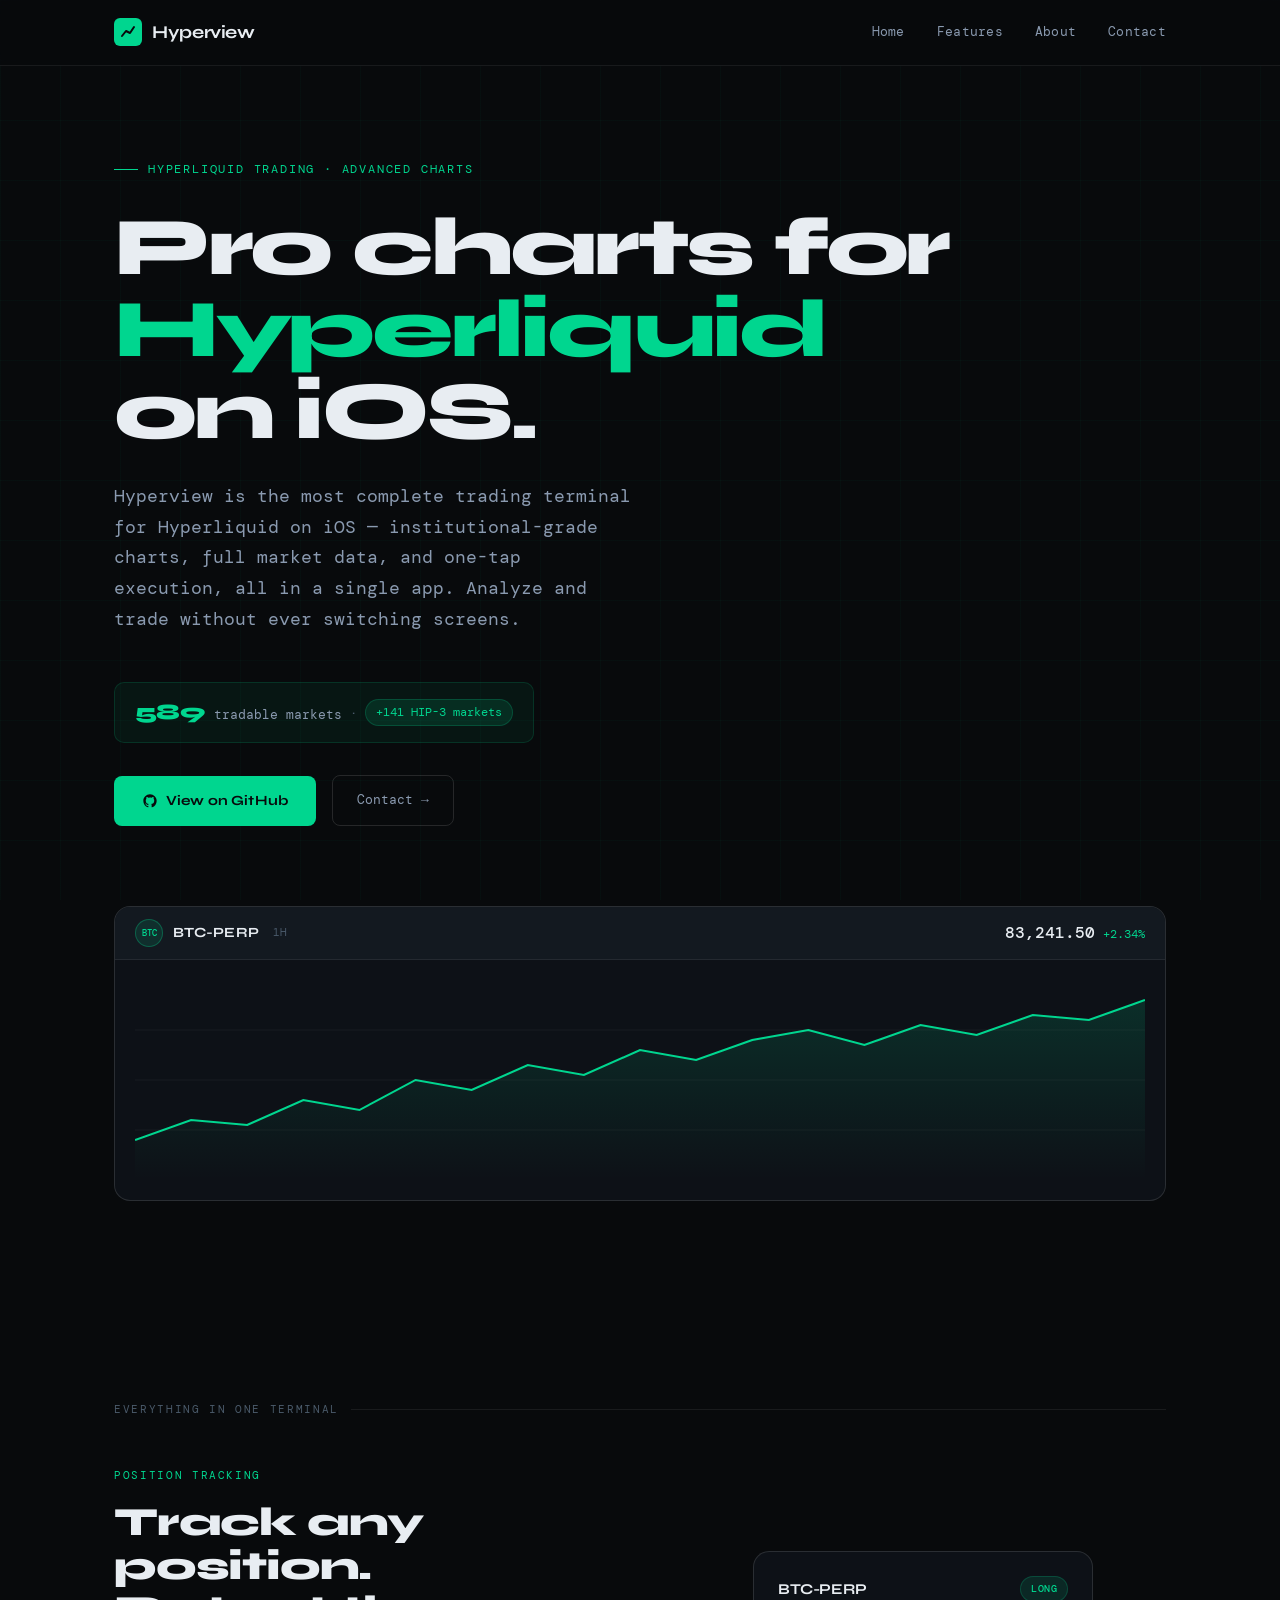
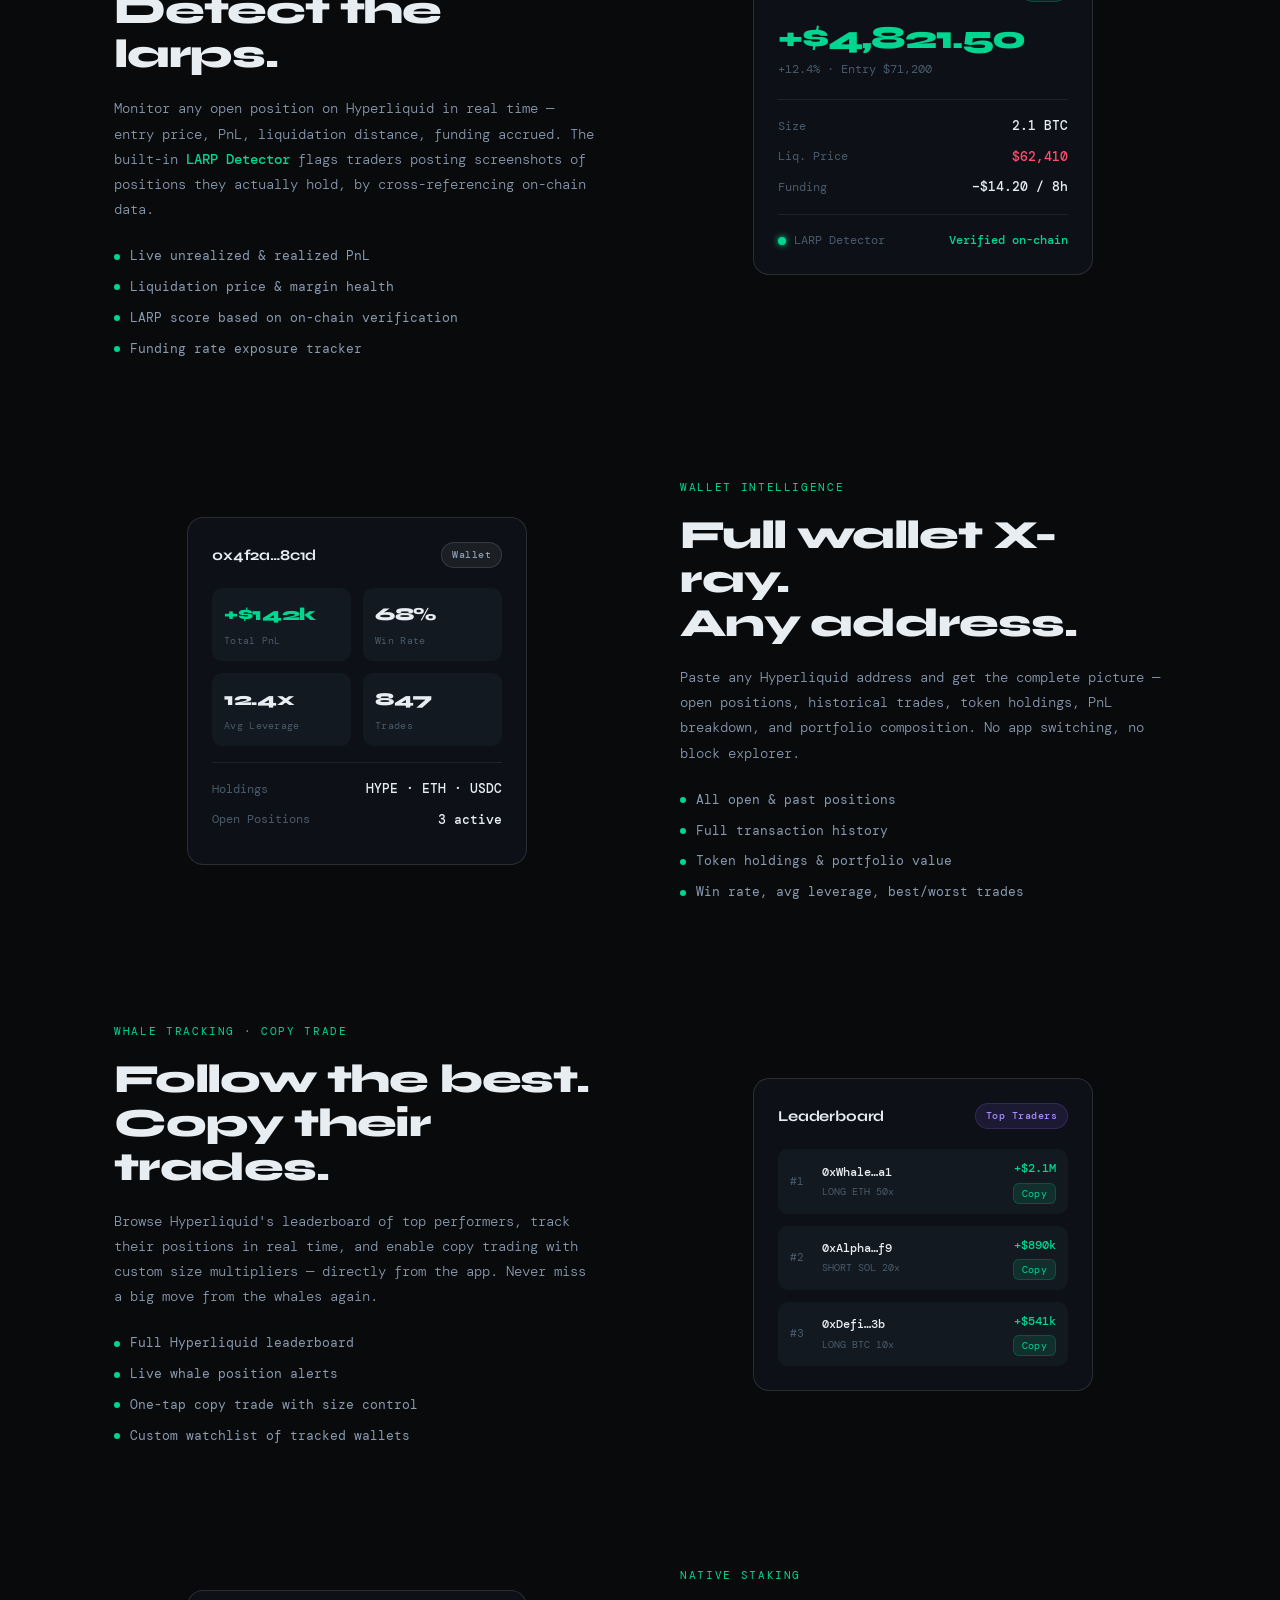
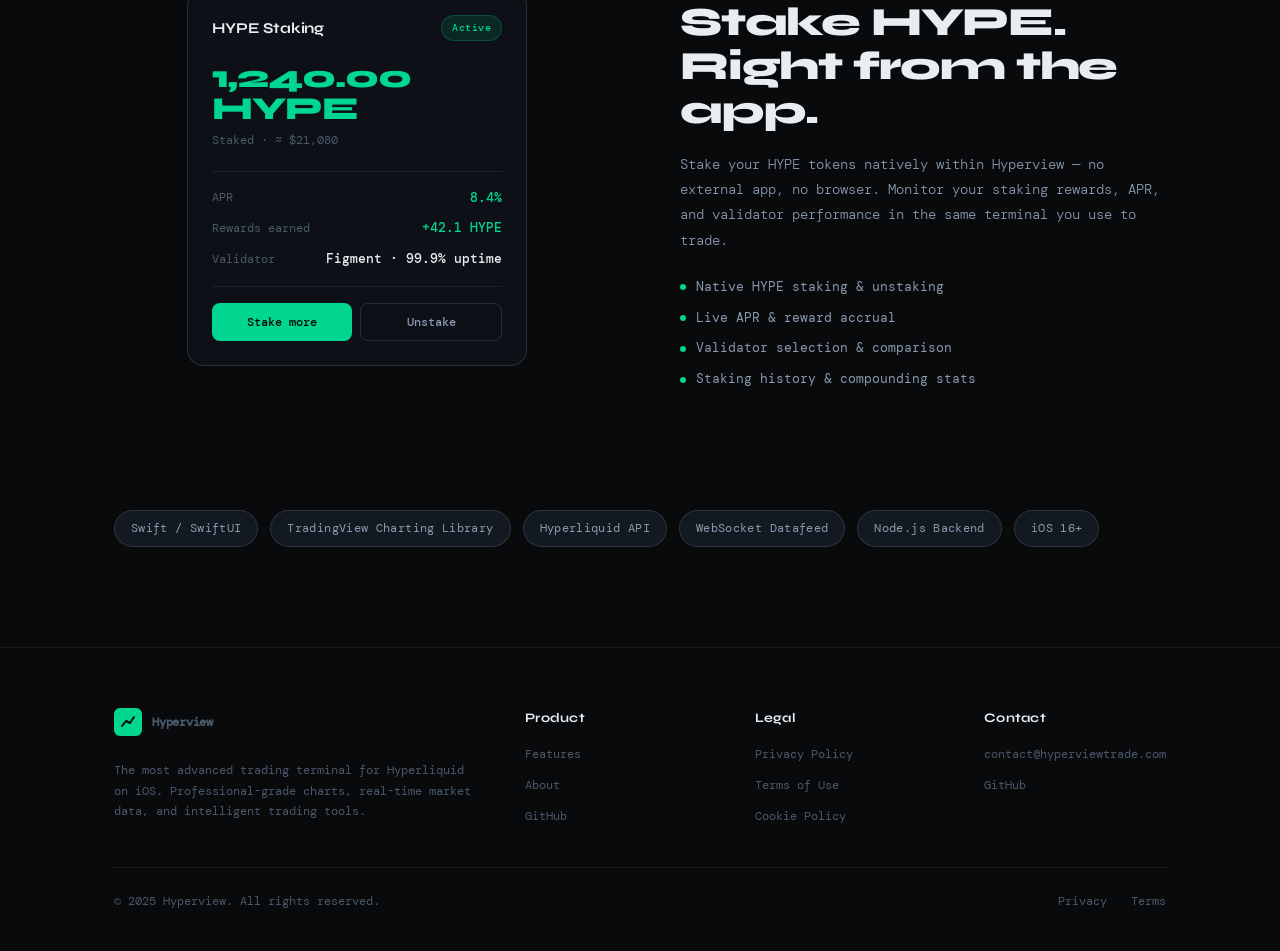
<file: index.html>
<!DOCTYPE html>
<html lang="en">
<head>
<meta charset="UTF-8">
<meta name="viewport" content="width=device-width, initial-scale=1.0">
<meta name="description" content="Hyperview is the most advanced trading terminal for Hyperliquid on iOS. Professional-grade charts, real-time market data, position tracking, wallet intelligence, and one-tap execution.">
<title>Hyperview — Advanced Charts for Hyperliquid</title>
<link rel="preconnect" href="https://fonts.googleapis.com">
<link href="https://fonts.googleapis.com/css2?family=DM+Mono:wght@300;400;500&family=Syne:wght@400;500;600;700;800&display=swap" rel="stylesheet">
<link rel="stylesheet" href="style.css">
</head>
<body>

<nav>
  <div class="inner">
    <a href="/" class="logo">
      <div class="logo-mark">
        <svg viewBox="0 0 16 16"><path d="M2 12 L6 7 L10 9 L14 3" stroke="#080a0c" stroke-width="2" fill="none" stroke-linecap="round" stroke-linejoin="round"/></svg>
      </div>
      Hyperview
    </a>
    <div class="nav-links">
      <a href="/">Home</a>
      <a href="/features.html">Features</a>
      <a href="/about.html">About</a>
      <a href="/contact.html">Contact</a>
    </div>
    <button class="menu-toggle" onclick="document.querySelector('nav').classList.toggle('nav-open')">
      <span></span><span></span><span></span>
    </button>
  </div>
</nav>

<main>
  <div class="hero">
    <div class="container">
      <div class="fade-up">
        <p class="hero-eyebrow">Hyperliquid Trading · Advanced Charts</p>
      </div>
      <div class="fade-up">
        <h1>Pro charts for<br><span class="accent">Hyperliquid</span><br>on iOS.</h1>
      </div>
      <div class="fade-up">
        <p class="hero-desc">Hyperview is the most complete trading terminal for Hyperliquid on iOS — institutional-grade charts, full market data, and one-tap execution, all in a single app. Analyze and trade without ever switching screens.</p>
        <div class="hero-markets">
          <span class="markets-num">589</span>
          <span class="markets-text">tradable markets</span>
          <span class="markets-sep">·</span>
          <span class="markets-hip">+141 HIP-3 markets</span>
        </div>
        <div class="hero-actions">
          <a href="https://github.com/hyperviewtrade" class="btn-primary">
            <svg width="16" height="16" viewBox="0 0 24 24" fill="currentColor"><path d="M12 2C6.477 2 2 6.477 2 12c0 4.42 2.865 8.17 6.839 9.49.5.092.682-.217.682-.482 0-.237-.008-.866-.013-1.7-2.782.604-3.369-1.34-3.369-1.34-.454-1.156-1.11-1.464-1.11-1.464-.908-.62.069-.608.069-.608 1.003.07 1.531 1.03 1.531 1.03.892 1.529 2.341 1.087 2.91.832.092-.647.35-1.088.636-1.338-2.22-.253-4.555-1.11-4.555-4.943 0-1.091.39-1.984 1.029-2.683-.103-.253-.446-1.27.098-2.647 0 0 .84-.269 2.75 1.025A9.578 9.578 0 0112 6.836c.85.004 1.705.115 2.504.337 1.909-1.294 2.747-1.025 2.747-1.025.546 1.377.202 2.394.1 2.647.64.699 1.028 1.592 1.028 2.683 0 3.842-2.339 4.687-4.566 4.935.359.309.678.919.678 1.852 0 1.336-.012 2.415-.012 2.743 0 .267.18.578.688.48C19.138 20.167 22 16.418 22 12c0-5.523-4.477-10-10-10z"/></svg>
            View on GitHub
          </a>
          <a href="mailto:contact@hyperviewtrade.com" class="btn-secondary">Contact →</a>
        </div>
      </div>

      <!-- CHART MOCK -->
      <div class="chart-preview fade-up" style="animation-delay: 0.4s;">
        <div class="chart-topbar">
          <div class="chart-pair">
            <div class="pair-icon">BTC</div>
            <span class="pair-name">BTC-PERP</span>
            <span class="pair-interval">1H</span>
          </div>
          <div class="chart-price">
            <span class="price-val">83,241.50</span>
            <span class="price-chg">+2.34%</span>
          </div>
        </div>
        <div class="chart-area">
          <svg class="chart-svg" viewBox="0 0 900 200" preserveAspectRatio="none">
            <defs>
              <linearGradient id="areaGrad" x1="0" y1="0" x2="0" y2="1">
                <stop offset="0%" stop-color="#00d68f" stop-opacity="0.15"/>
                <stop offset="100%" stop-color="#00d68f" stop-opacity="0"/>
              </linearGradient>
            </defs>
            <!-- Area fill -->
            <path d="M0,160 L50,140 L100,145 L150,120 L200,130 L250,100 L300,110 L350,85 L400,95 L450,70 L500,80 L550,60 L600,50 L650,65 L700,45 L750,55 L800,35 L850,40 L900,20 L900,200 L0,200 Z" fill="url(#areaGrad)"/>
            <!-- Main line -->
            <path class="chart-line" d="M0,160 L50,140 L100,145 L150,120 L200,130 L250,100 L300,110 L350,85 L400,95 L450,70 L500,80 L550,60 L600,50 L650,65 L700,45 L750,55 L800,35 L850,40 L900,20" stroke="#00d68f" stroke-width="2" fill="none"/>
            <!-- Grid lines -->
            <line x1="0" y1="50" x2="900" y2="50" stroke="rgba(255,255,255,0.04)" stroke-width="1"/>
            <line x1="0" y1="100" x2="900" y2="100" stroke="rgba(255,255,255,0.04)" stroke-width="1"/>
            <line x1="0" y1="150" x2="900" y2="150" stroke="rgba(255,255,255,0.04)" stroke-width="1"/>
          </svg>
        </div>
      </div>
    </div>
  </div>

  <!-- FEATURES -->
  <section class="section">
    <div class="container">
      <p class="section-label">Everything in one terminal</p>

      <!-- FEATURE 1: Position Tracking + LARP Detector -->
      <div class="feature-block">
        <div class="feature-block-text">
          <div class="feature-tag">Position Tracking</div>
          <h2>Track any position.<br>Detect the larps.</h2>
          <p>Monitor any open position on Hyperliquid in real time — entry price, PnL, liquidation distance, funding accrued. The built-in <span class="highlight">LARP Detector</span> flags traders posting screenshots of positions they actually hold, by cross-referencing on-chain data.</p>
          <ul class="feature-list">
            <li>Live unrealized & realized PnL</li>
            <li>Liquidation price & margin health</li>
            <li>LARP score based on on-chain verification</li>
            <li>Funding rate exposure tracker</li>
          </ul>
        </div>
        <div class="feature-block-visual">
          <div class="mock-card">
            <div class="mock-header">
              <span class="mock-title">BTC-PERP</span>
              <span class="mock-badge long">LONG</span>
            </div>
            <div class="mock-pnl green">+$4,821.50</div>
            <div class="mock-pnl-sub">+12.4% · Entry $71,200</div>
            <div class="mock-divider"></div>
            <div class="mock-row">
              <span class="mock-label">Size</span>
              <span class="mock-val">2.1 BTC</span>
            </div>
            <div class="mock-row">
              <span class="mock-label">Liq. Price</span>
              <span class="mock-val red">$62,410</span>
            </div>
            <div class="mock-row">
              <span class="mock-label">Funding</span>
              <span class="mock-val">−$14.20 / 8h</span>
            </div>
            <div class="mock-divider"></div>
            <div class="mock-larp">
              <div class="larp-dot green-dot"></div>
              <span class="mock-label">LARP Detector</span>
              <span class="larp-score green">Verified on-chain</span>
            </div>
          </div>
        </div>
      </div>

      <!-- FEATURE 2: Wallet Tracking -->
      <div class="feature-block reverse">
        <div class="feature-block-text">
          <div class="feature-tag">Wallet Intelligence</div>
          <h2>Full wallet X-ray.<br>Any address.</h2>
          <p>Paste any Hyperliquid address and get the complete picture — open positions, historical trades, token holdings, PnL breakdown, and portfolio composition. No app switching, no block explorer.</p>
          <ul class="feature-list">
            <li>All open & past positions</li>
            <li>Full transaction history</li>
            <li>Token holdings & portfolio value</li>
            <li>Win rate, avg leverage, best/worst trades</li>
          </ul>
        </div>
        <div class="feature-block-visual">
          <div class="mock-card">
            <div class="mock-header">
              <span class="mock-title">0x4f2a…8c1d</span>
              <span class="mock-badge neutral">Wallet</span>
            </div>
            <div class="mock-stats-grid">
              <div class="mock-stat">
                <span class="mock-stat-val green">+$142k</span>
                <span class="mock-stat-label">Total PnL</span>
              </div>
              <div class="mock-stat">
                <span class="mock-stat-val">68%</span>
                <span class="mock-stat-label">Win Rate</span>
              </div>
              <div class="mock-stat">
                <span class="mock-stat-val">12.4x</span>
                <span class="mock-stat-label">Avg Leverage</span>
              </div>
              <div class="mock-stat">
                <span class="mock-stat-val">847</span>
                <span class="mock-stat-label">Trades</span>
              </div>
            </div>
            <div class="mock-divider"></div>
            <div class="mock-row">
              <span class="mock-label">Holdings</span>
              <span class="mock-val">HYPE · ETH · USDC</span>
            </div>
            <div class="mock-row">
              <span class="mock-label">Open Positions</span>
              <span class="mock-val">3 active</span>
            </div>
          </div>
        </div>
      </div>

      <!-- FEATURE 3: Whale & Leaderboard -->
      <div class="feature-block">
        <div class="feature-block-text">
          <div class="feature-tag">Whale Tracking · Copy Trade</div>
          <h2>Follow the best.<br>Copy their trades.</h2>
          <p>Browse Hyperliquid's leaderboard of top performers, track their positions in real time, and enable copy trading with custom size multipliers — directly from the app. Never miss a big move from the whales again.</p>
          <ul class="feature-list">
            <li>Full Hyperliquid leaderboard</li>
            <li>Live whale position alerts</li>
            <li>One-tap copy trade with size control</li>
            <li>Custom watchlist of tracked wallets</li>
          </ul>
        </div>
        <div class="feature-block-visual">
          <div class="mock-card">
            <div class="mock-header">
              <span class="mock-title">Leaderboard</span>
              <span class="mock-badge purple">Top Traders</span>
            </div>
            <div class="mock-leaderboard">
              <div class="lb-row">
                <span class="lb-rank">#1</span>
                <div class="lb-info">
                  <span class="lb-addr">0xWhale…a1</span>
                  <span class="lb-pos">LONG ETH 50x</span>
                </div>
                <div class="lb-right">
                  <span class="lb-pnl green">+$2.1M</span>
                  <button class="copy-btn">Copy</button>
                </div>
              </div>
              <div class="lb-row">
                <span class="lb-rank">#2</span>
                <div class="lb-info">
                  <span class="lb-addr">0xAlpha…f9</span>
                  <span class="lb-pos">SHORT SOL 20x</span>
                </div>
                <div class="lb-right">
                  <span class="lb-pnl green">+$890k</span>
                  <button class="copy-btn">Copy</button>
                </div>
              </div>
              <div class="lb-row">
                <span class="lb-rank">#3</span>
                <div class="lb-info">
                  <span class="lb-addr">0xDefi…3b</span>
                  <span class="lb-pos">LONG BTC 10x</span>
                </div>
                <div class="lb-right">
                  <span class="lb-pnl green">+$541k</span>
                  <button class="copy-btn">Copy</button>
                </div>
              </div>
            </div>
          </div>
        </div>
      </div>

      <!-- FEATURE 4: Staking -->
      <div class="feature-block reverse">
        <div class="feature-block-text">
          <div class="feature-tag">Native Staking</div>
          <h2>Stake HYPE.<br>Right from the app.</h2>
          <p>Stake your HYPE tokens natively within Hyperview — no external app, no browser. Monitor your staking rewards, APR, and validator performance in the same terminal you use to trade.</p>
          <ul class="feature-list">
            <li>Native HYPE staking & unstaking</li>
            <li>Live APR & reward accrual</li>
            <li>Validator selection & comparison</li>
            <li>Staking history & compounding stats</li>
          </ul>
        </div>
        <div class="feature-block-visual">
          <div class="mock-card">
            <div class="mock-header">
              <span class="mock-title">HYPE Staking</span>
              <span class="mock-badge green-badge">Active</span>
            </div>
            <div class="mock-pnl green">1,240.00 HYPE</div>
            <div class="mock-pnl-sub">Staked · ≈ $21,080</div>
            <div class="mock-divider"></div>
            <div class="mock-row">
              <span class="mock-label">APR</span>
              <span class="mock-val green">8.4%</span>
            </div>
            <div class="mock-row">
              <span class="mock-label">Rewards earned</span>
              <span class="mock-val green">+42.1 HYPE</span>
            </div>
            <div class="mock-row">
              <span class="mock-label">Validator</span>
              <span class="mock-val">Figment · 99.9% uptime</span>
            </div>
            <div class="mock-divider"></div>
            <div class="mock-actions">
              <button class="mock-action-btn primary">Stake more</button>
              <button class="mock-action-btn secondary">Unstake</button>
            </div>
          </div>
        </div>
      </div>

      <div class="tech-row">
        <span class="tech-pill">Swift / SwiftUI</span>
        <span class="tech-pill">TradingView Charting Library</span>
        <span class="tech-pill">Hyperliquid API</span>
        <span class="tech-pill">WebSocket Datafeed</span>
        <span class="tech-pill">Node.js Backend</span>
        <span class="tech-pill">iOS 16+</span>
      </div>
    </div>
  </section>
</main>

<footer>
  <div class="container">
    <div class="footer-grid">
      <div class="footer-col">
        <a href="/" class="logo">
          <div class="logo-mark">
            <svg viewBox="0 0 16 16"><path d="M2 12 L6 7 L10 9 L14 3" stroke="#080a0c" stroke-width="2" fill="none" stroke-linecap="round" stroke-linejoin="round"/></svg>
          </div>
          Hyperview
        </a>
        <p class="footer-desc">The most advanced trading terminal for Hyperliquid on iOS. Professional-grade charts, real-time market data, and intelligent trading tools.</p>
      </div>
      <div class="footer-col">
        <h4 class="footer-col-title">Product</h4>
        <a href="/features.html">Features</a>
        <a href="/about.html">About</a>
        <a href="https://github.com/hyperviewtrade">GitHub</a>
      </div>
      <div class="footer-col">
        <h4 class="footer-col-title">Legal</h4>
        <a href="/privacy.html">Privacy Policy</a>
        <a href="/terms.html">Terms of Use</a>
        <a href="/cookies.html">Cookie Policy</a>
      </div>
      <div class="footer-col">
        <h4 class="footer-col-title">Contact</h4>
        <a href="mailto:contact@hyperviewtrade.com">contact@hyperviewtrade.com</a>
        <a href="https://github.com/hyperviewtrade">GitHub</a>
      </div>
    </div>
    <div class="footer-bottom">
      <p class="footer-copy">&copy; 2025 Hyperview. All rights reserved.</p>
      <div class="footer-bottom-links">
        <a href="/privacy.html">Privacy</a>
        <a href="/terms.html">Terms</a>
      </div>
    </div>
  </div>
</footer>

</body>
</html>
</file>
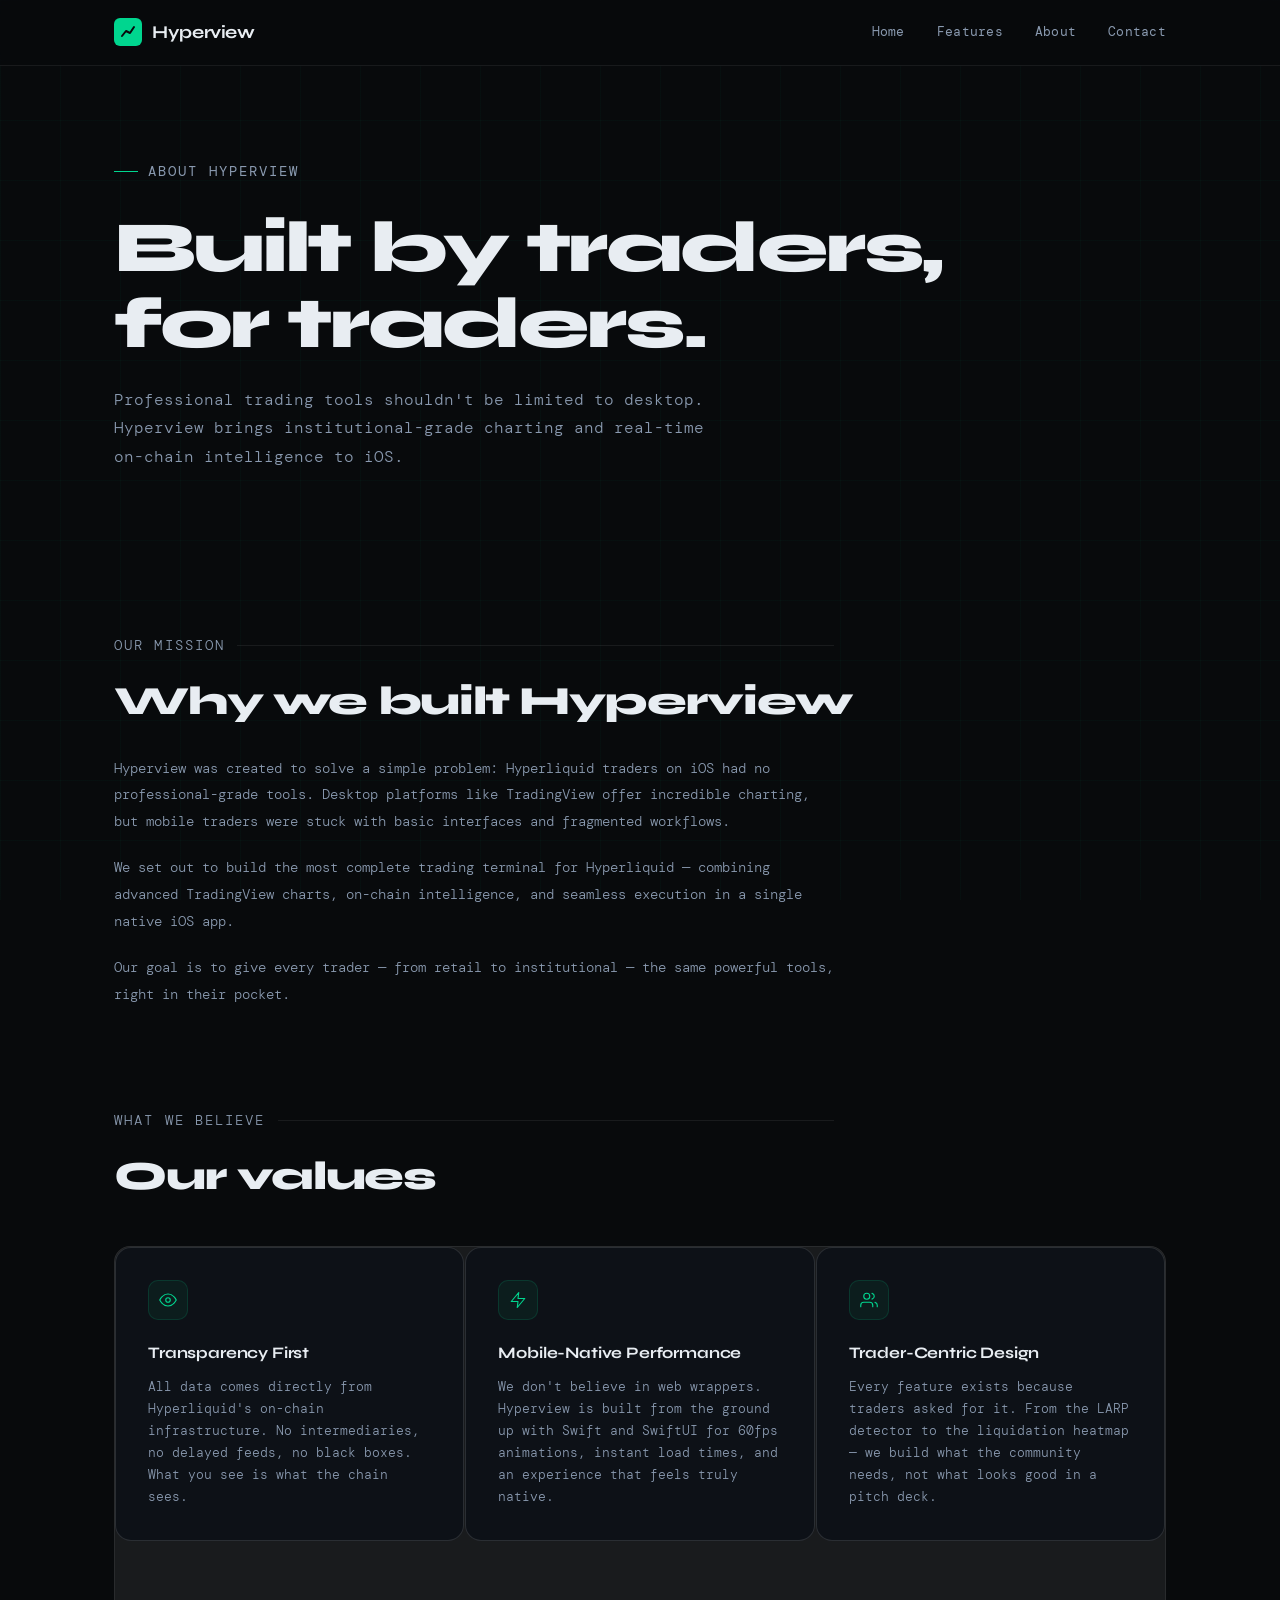
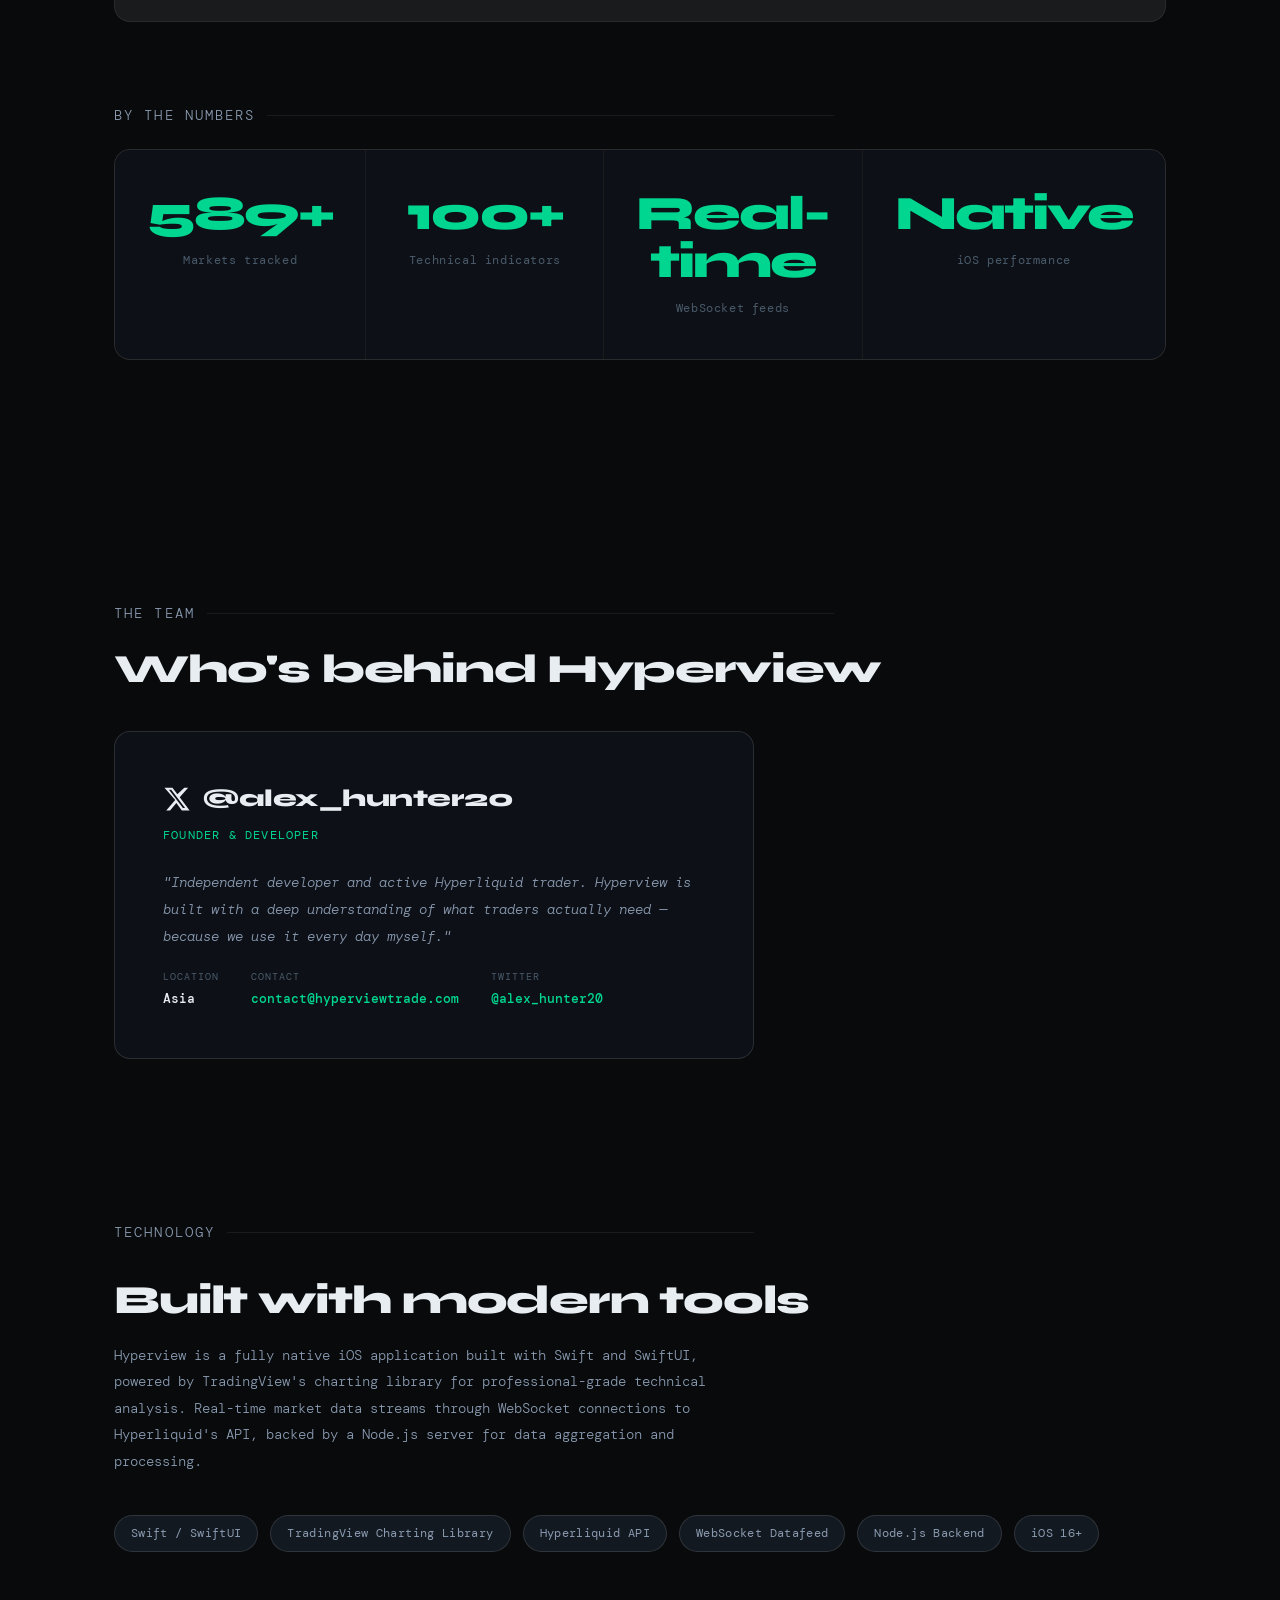
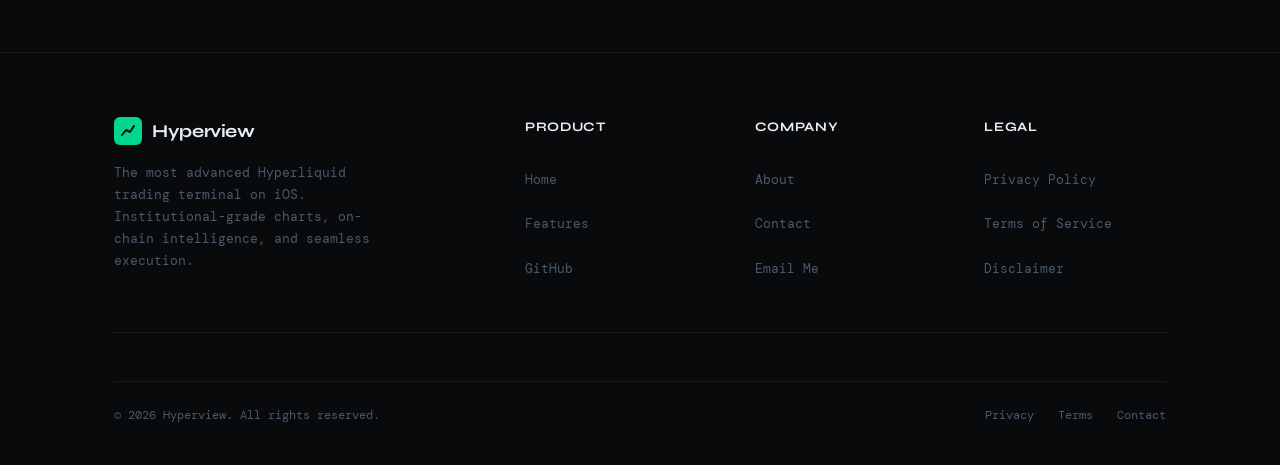
<file: about.html>
<!DOCTYPE html>
<html lang="en">
<head>
<meta charset="UTF-8">
<meta name="viewport" content="width=device-width, initial-scale=1.0">
<title>About — Hyperview</title>
<meta name="description" content="About Hyperview — the mission behind the most advanced Hyperliquid trading terminal on iOS.">
<link rel="preconnect" href="https://fonts.googleapis.com">
<link href="https://fonts.googleapis.com/css2?family=DM+Mono:wght@300;400;500&family=Syne:wght@400;500;600;700;800&display=swap" rel="stylesheet">
<link rel="stylesheet" href="style.css">
<style>
 /* Page-specific styles */
 .page-header {
 padding: 160px 0 80px;
 position: relative;
 z-index: 1;
 }

 .page-header h1 {
 font-size: clamp(42px, 7vw, 72px);
 font-weight: 800;
 line-height: 1.05;
 letter-spacing: -0.04em;
 margin-bottom: 24px;
 }

 .page-header .subtitle {
 font-family: 'DM Mono', monospace;
 font-size: 16px;
 color: var(--text2);
 max-width: 600px;
 line-height: 1.8;
 font-weight: 300;
 }

 .content-section {
 padding: 80px 0;
 position: relative;
 z-index: 1;
 }

 .content-section h2 {
 font-size: clamp(28px, 3.5vw, 40px);
 font-weight: 800;
 letter-spacing: -0.03em;
 line-height: 1.1;
 margin-bottom: 32px;
 }

 .content-section p {
 font-family: 'DM Mono', monospace;
 font-size: 14px;
 color: var(--text2);
 line-height: 1.9;
 font-weight: 300;
 max-width: 720px;
 margin-bottom: 20px;
 }

 .values-grid {
 display: grid;
 grid-template-columns: repeat(3, 1fr);
 gap: 1px;
 background: var(--border);
 border: 1px solid var(--border);
 border-radius: 16px;
 overflow: hidden;
 margin-top: 48px;
 }

 .value-card {
 background: var(--bg2);
 padding: 40px 32px;
 transition: background 0.2s;
 }

 .value-card:hover {
 background: var(--bg3);
 }

 .value-card h3 {
 font-size: 18px;
 font-weight: 700;
 margin-bottom: 16px;
 letter-spacing: -0.01em;
 color: var(--text);
 }

 .value-card p {
 font-family: 'DM Mono', monospace;
 font-size: 13px;
 color: var(--text2);
 line-height: 1.8;
 font-weight: 300;
 margin-bottom: 0;
 max-width: none;
 }

 .value-icon {
 width: 40px;
 height: 40px;
 background: var(--green-dim2);
 border: 1px solid rgba(0,214,143,0.15);
 border-radius: 10px;
 display: flex;
 align-items: center;
 justify-content: center;
 margin-bottom: 20px;
 }

 .value-icon svg {
 width: 18px;
 height: 18px;
 stroke: var(--green);
 fill: none;
 stroke-width: 1.5;
 stroke-linecap: round;
 stroke-linejoin: round;
 }

 .team-card {
 background: var(--bg2);
 border: 1px solid var(--border2);
 border-radius: 16px;
 padding: 48px;
 max-width: 640px;
 margin-top: 40px;
 }

 .team-name {
 font-size: 24px;
 font-weight: 800;
 letter-spacing: -0.02em;
 margin-bottom: 8px;
 }

 .team-role {
 font-family: 'DM Mono', monospace;
 font-size: 12px;
 color: var(--green);
 letter-spacing: 0.1em;
 text-transform: uppercase;
 margin-bottom: 24px;
 }

 .team-bio {
 font-family: 'DM Mono', monospace;
 font-size: 14px;
 color: var(--text2);
 line-height: 1.9;
 font-weight: 300;
 margin-bottom: 24px;
 font-style: italic;
 }

 .team-meta {
 display: flex;
 gap: 32px;
 flex-wrap: wrap;
 }

 .team-meta-item {
 display: flex;
 flex-direction: column;
 gap: 4px;
 }

 .team-meta-label {
 font-family: 'DM Mono', monospace;
 font-size: 10px;
 color: var(--text3);
 letter-spacing: 0.1em;
 text-transform: uppercase;
 }

 .team-meta-val {
 font-family: 'DM Mono', monospace;
 font-size: 13px;
 color: var(--text);
 font-weight: 500;
 }

 .team-meta-val a {
 color: var(--green);
 text-decoration: none;
 transition: color 0.2s;
 }

 .team-meta-val a:hover {
 color: var(--green2);
 }

 .tech-section {
 padding: 80px 0 100px;
 position: relative;
 z-index: 1;
 }

 .tech-section h2 {
 font-size: clamp(28px, 3.5vw, 40px);
 font-weight: 800;
 letter-spacing: -0.03em;
 line-height: 1.1;
 margin-bottom: 20px;
 }

 .tech-section p {
 font-family: 'DM Mono', monospace;
 font-size: 14px;
 color: var(--text2);
 line-height: 1.9;
 font-weight: 300;
 max-width: 640px;
 margin-bottom: 32px;
 }

 /* Footer full */
 .footer-full {
 border-top: 1px solid var(--border);
 padding: 64px 0 40px;
 position: relative;
 z-index: 1;
 }

 .footer-grid {
 display: grid;
 grid-template-columns: 2fr 1fr 1fr 1fr;
 gap: 48px;
 margin-bottom: 48px;
 }

 .footer-brand p {
 font-family: 'DM Mono', monospace;
 font-size: 13px;
 color: var(--text3);
 line-height: 1.7;
 margin-top: 16px;
 max-width: 280px;
 }

 .footer-col h4 {
 font-size: 13px;
 font-weight: 700;
 letter-spacing: 0.05em;
 text-transform: uppercase;
 color: var(--text);
 margin-bottom: 20px;
 }

 .footer-col a {
 display: block;
 font-family: 'DM Mono', monospace;
 font-size: 13px;
 color: var(--text3);
 text-decoration: none;
 margin-bottom: 12px;
 transition: color 0.2s;
 }

 .footer-col a:hover {
 color: var(--green);
 }

 .footer-bottom {
 border-top: 1px solid var(--border);
 padding-top: 24px;
 display: flex;
 align-items: center;
 justify-content: space-between;
 flex-wrap: wrap;
 gap: 16px;
 }

 .footer-bottom p {
 font-family: 'DM Mono', monospace;
 font-size: 12px;
 color: var(--text3);
 }

 .footer-legal {
 display: flex;
 gap: 24px;
 }

 .footer-legal a {
 font-family: 'DM Mono', monospace;
 font-size: 12px;
 color: var(--text3);
 text-decoration: none;
 transition: color 0.2s;
 }

 .footer-legal a:hover {
 color: var(--green);
 }

 /* Nav links for multi-page */
 .nav-links {
 display: flex;
 align-items: center;
 gap: 32px;
 }

 .nav-links a {
 font-family: 'DM Mono', monospace;
 font-size: 13px;
 color: var(--text2);
 text-decoration: none;
 transition: color 0.2s;
 letter-spacing: 0.02em;
 }

 .nav-links a:hover {
 color: var(--green);
 }

 .menu-toggle {
 display: none;
 flex-direction: column;
 gap: 5px;
 background: none;
 border: none;
 cursor: pointer;
 padding: 4px;
 }

 .menu-toggle span {
 display: block;
 width: 20px;
 height: 2px;
 background: var(--text);
 border-radius: 1px;
 transition: transform 0.2s, opacity 0.2s;
 }

 @media (max-width: 768px) {
 .values-grid {
 grid-template-columns: 1fr;
 }

 .footer-grid {
 grid-template-columns: 1fr 1fr;
 gap: 32px;
 }

 .nav-links {
 display: none;
 position: absolute;
 top: 100%;
 left: 0;
 right: 0;
 flex-direction: column;
 background: rgba(8,10,12,0.95);
 backdrop-filter: blur(12px);
 padding: 24px;
 gap: 16px;
 border-bottom: 1px solid var(--border);
 }

 nav.nav-open .nav-links {
 display: flex;
 }

 .menu-toggle {
 display: flex;
 }

 .team-card {
 padding: 32px 24px;
 }
 }

 @media (max-width: 480px) {
 .footer-grid {
 grid-template-columns: 1fr;
 gap: 32px;
 }

 .team-meta {
 flex-direction: column;
 gap: 16px;
 }
 }
</style>
</head>
<body>

<nav>
 <div class="inner">
 <a href="/" class="logo">
 <div class="logo-mark"><svg viewBox="0 0 16 16"><path d="M2 12 L6 7 L10 9 L14 3" stroke="#080a0c" stroke-width="2" fill="none" stroke-linecap="round" stroke-linejoin="round"/></svg></div>
 Hyperview
 </a>
 <div class="nav-links">
 <a href="/">Home</a>
 <a href="/features.html">Features</a>
 <a href="/about.html">About</a>
 <a href="/contact.html">Contact</a>
 </div>
 <button class="menu-toggle" onclick="document.querySelector('nav').classList.toggle('nav-open')"><span></span><span></span><span></span></button>
 </div>
</nav>

<main>

 <!-- PAGE HEADER -->
 <div class="page-header">
 <div class="container">
 <div class="fade-up">
 <p class="hero-eyebrow">About Hyperview</p>
 </div>
 <div class="fade-up">
 <h1>Built by traders,<br>for traders.</h1>
 </div>
 <div class="fade-up">
 <p class="subtitle">Professional trading tools shouldn't be limited to desktop. Hyperview brings institutional-grade charting and real-time on-chain intelligence to iOS.</p>
 </div>
 </div>
 </div>

 <!-- OUR MISSION -->
 <section class="content-section">
 <div class="container">
 <p class="section-label">Our Mission</p>
 <h2>Why we built <span class="accent">Hyperview</span></h2>
 <p>Hyperview was created to solve a simple problem: Hyperliquid traders on iOS had no professional-grade tools. Desktop platforms like TradingView offer incredible charting, but mobile traders were stuck with basic interfaces and fragmented workflows.</p>
 <p>We set out to build the most complete trading terminal for Hyperliquid — combining advanced TradingView charts, on-chain intelligence, and seamless execution in a single native iOS app.</p>
 <p>Our goal is to give every trader — from retail to institutional — the same powerful tools, right in their pocket.</p>
 </div>
 </section>

 <!-- WHAT WE BELIEVE -->
 <section class="content-section" style="padding-top: 0;">
 <div class="container">
 <p class="section-label">What We Believe</p>
 <h2>Our values</h2>
 <div class="values-grid">
 <div class="value-card">
 <div class="value-icon">
 <svg viewBox="0 0 24 24"><path d="M1 12s4-8 11-8 11 8 11 8-4 8-11 8-11-8-11-8z"/><circle cx="12" cy="12" r="3"/></svg>
 </div>
 <h3>Transparency First</h3>
 <p>All data comes directly from Hyperliquid's on-chain infrastructure. No intermediaries, no delayed feeds, no black boxes. What you see is what the chain sees.</p>
 </div>
 <div class="value-card">
 <div class="value-icon">
 <svg viewBox="0 0 24 24"><path d="M13 2L3 14h9l-1 8 10-12h-9l1-8z"/></svg>
 </div>
 <h3>Mobile-Native Performance</h3>
 <p>We don't believe in web wrappers. Hyperview is built from the ground up with Swift and SwiftUI for 60fps animations, instant load times, and an experience that feels truly native.</p>
 </div>
 <div class="value-card">
 <div class="value-icon">
 <svg viewBox="0 0 24 24"><path d="M17 21v-2a4 4 0 0 0-4-4H5a4 4 0 0 0-4 4v2"/><circle cx="9" cy="7" r="4"/><path d="M23 21v-2a4 4 0 0 0-3-3.87"/><path d="M16 3.13a4 4 0 0 1 0 7.75"/></svg>
 </div>
 <h3>Trader-Centric Design</h3>
 <p>Every feature exists because traders asked for it. From the LARP detector to the liquidation heatmap — we build what the community needs, not what looks good in a pitch deck.</p>
 </div>
 </div>
 </div>
 </section>

 <!-- BY THE NUMBERS -->
 <section class="content-section" style="padding-top: 0;">
 <div class="container">
 <p class="section-label">By the Numbers</p>
 <div class="stats-row" style="grid-template-columns: repeat(4, 1fr);">
 <div class="stat-box">
 <span class="stat-num">589+</span>
 <span class="stat-label">Markets tracked</span>
 </div>
 <div class="stat-box">
 <span class="stat-num">100+</span>
 <span class="stat-label">Technical indicators</span>
 </div>
 <div class="stat-box">
 <span class="stat-num">Real-time</span>
 <span class="stat-label">WebSocket feeds</span>
 </div>
 <div class="stat-box">
 <span class="stat-num">Native</span>
 <span class="stat-label">iOS performance</span>
 </div>
 </div>
 </div>
 </section>

 <!-- THE TEAM -->
 <section class="content-section">
 <div class="container">
 <p class="section-label">The Team</p>
 <h2>Who's behind Hyperview</h2>
 <div class="team-card">
 <div class="team-name" style="display:flex;align-items:center;gap:12px;">
 <svg width="28" height="28" viewBox="0 0 24 24" fill="var(--text)" xmlns="http://www.w3.org/2000/svg"><path d="M18.244 2.25h3.308l-7.227 8.26 8.502 11.24H16.17l-4.714-6.231-5.401 6.231H2.744l7.737-8.835L1.254 2.25H8.08l4.253 5.622 5.912-5.622Zm-1.161 17.52h1.833L7.084 4.126H5.117z"/></svg>
 <a href="https://x.com/alex_hunter20" target="_blank" rel="noopener noreferrer" style="color:var(--text);text-decoration:none;">@alex_hunter20</a>
 </div>
 <div class="team-role">Founder & Developer</div>
 <p class="team-bio">"Independent developer and active Hyperliquid trader. Hyperview is built with a deep understanding of what traders actually need — because we use it every day myself."</p>
 <div class="team-meta">
 <div class="team-meta-item">
 <span class="team-meta-label">Location</span>
 <span class="team-meta-val">Asia</span>
 </div>
 <div class="team-meta-item">
 <span class="team-meta-label">Contact</span>
 <span class="team-meta-val"><a href="mailto:contact@hyperviewtrade.com">contact@hyperviewtrade.com</a></span>
 </div>
 <div class="team-meta-item">
 <span class="team-meta-label">Twitter</span>
 <span class="team-meta-val"><a href="https://x.com/alex_hunter20" target="_blank" rel="noopener noreferrer">@alex_hunter20</a></span>
 </div>
 </div>
 </div>
 </div>
 </section>

 <!-- TECHNOLOGY -->
 <section class="tech-section">
 <div class="container">
 <p class="section-label">Technology</p>
 <h2>Built with modern tools</h2>
 <p>Hyperview is a fully native iOS application built with Swift and SwiftUI, powered by TradingView's charting library for professional-grade technical analysis. Real-time market data streams through WebSocket connections to Hyperliquid's API, backed by a Node.js server for data aggregation and processing.</p>
 <div class="tech-row">
 <span class="tech-pill">Swift / SwiftUI</span>
 <span class="tech-pill">TradingView Charting Library</span>
 <span class="tech-pill">Hyperliquid API</span>
 <span class="tech-pill">WebSocket Datafeed</span>
 <span class="tech-pill">Node.js Backend</span>
 <span class="tech-pill">iOS 16+</span>
 </div>
 </div>
 </section>

</main>

<!-- FOOTER -->
<footer class="footer-full">
 <div class="container">
 <div class="footer-grid">
 <div class="footer-brand">
 <a href="/" class="logo">
 <div class="logo-mark"><svg viewBox="0 0 16 16"><path d="M2 12 L6 7 L10 9 L14 3" stroke="#080a0c" stroke-width="2" fill="none" stroke-linecap="round" stroke-linejoin="round"/></svg></div>
 Hyperview
 </a>
 <p>The most advanced Hyperliquid trading terminal on iOS. Institutional-grade charts, on-chain intelligence, and seamless execution.</p>
 </div>
 <div class="footer-col">
 <h4>Product</h4>
 <a href="/">Home</a>
 <a href="/features.html">Features</a>
 <a href="https://github.com/hyperviewtrade">GitHub</a>
 </div>
 <div class="footer-col">
 <h4>Company</h4>
 <a href="/about.html">About</a>
 <a href="/contact.html">Contact</a>
 <a href="mailto:contact@hyperviewtrade.com">Email Me</a>
 </div>
 <div class="footer-col">
 <h4>Legal</h4>
 <a href="/privacy.html">Privacy Policy</a>
 <a href="/terms.html">Terms of Service</a>
 <a href="/disclaimer.html">Disclaimer</a>
 </div>
 </div>
 <div class="footer-bottom">
 <p>&copy; 2026 Hyperview. All rights reserved.</p>
 <div class="footer-legal">
 <a href="/privacy.html">Privacy</a>
 <a href="/terms.html">Terms</a>
 <a href="/contact.html">Contact</a>
 </div>
 </div>
 </div>
</footer>

</body>
</html>
</file>
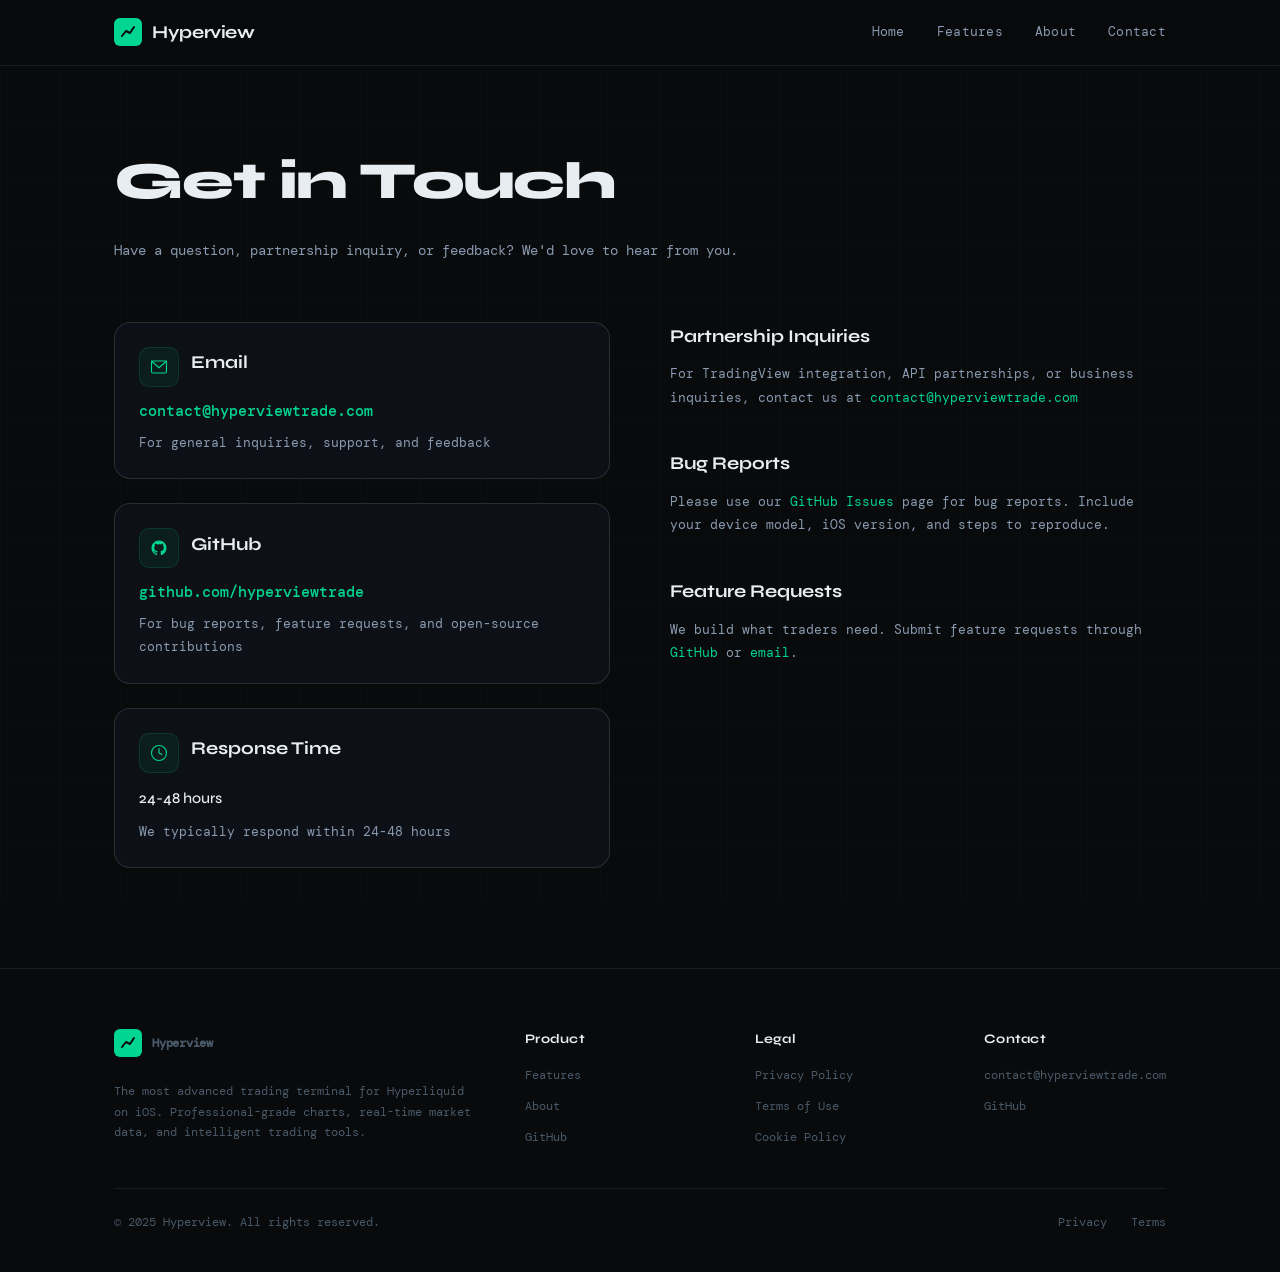
<file: contact.html>
<!DOCTYPE html>
<html lang="en">
<head>
<meta charset="UTF-8">
<meta name="viewport" content="width=device-width, initial-scale=1.0">
<title>Contact — Hyperview</title>
<meta name="description" content="Get in touch with the Hyperview team for support, partnerships, or feedback.">
<link rel="preconnect" href="https://fonts.googleapis.com">
<link href="https://fonts.googleapis.com/css2?family=DM+Mono:wght@300;400;500&family=Syne:wght@400;500;600;700;800&display=swap" rel="stylesheet">
<link rel="stylesheet" href="style.css">
</head>
<body>

<nav>
 <div class="inner">
 <a href="/" class="logo">
 <div class="logo-mark">
 <svg viewBox="0 0 16 16"><path d="M2 12 L6 7 L10 9 L14 3" stroke="#080a0c" stroke-width="2" fill="none" stroke-linecap="round" stroke-linejoin="round"/></svg>
 </div>
 Hyperview
 </a>
 <div class="nav-links">
 <a href="/">Home</a>
 <a href="/features.html">Features</a>
 <a href="/about.html">About</a>
 <a href="/contact.html">Contact</a>
 </div>
 <button class="menu-toggle" onclick="document.querySelector('nav').classList.toggle('nav-open')"><span></span><span></span><span></span></button>
 </div>
</nav>

<main>
 <div class="page-header">
 <div class="container">
 <h1>Get in Touch</h1>
 <p>Have a question, partnership inquiry, or feedback? We'd love to hear from you.</p>
 </div>
 </div>

 <div class="container">
 <div class="contact-grid">

 <!-- Left side — Contact info cards -->
 <div class="contact-info">

 <div style="background: var(--bg2); border: 1px solid var(--border2); border-radius: 16px; padding: 24px;">
 <div style="display: flex; align-items: center; gap: 12px; margin-bottom: 12px;">
 <div style="width: 40px; height: 40px; background: var(--green-dim2); border: 1px solid rgba(0,214,143,0.15); border-radius: 10px; display: flex; align-items: center; justify-content: center;">
 <svg width="18" height="18" viewBox="0 0 24 24" fill="none" stroke="var(--green)" stroke-width="1.5" stroke-linecap="round" stroke-linejoin="round"><rect x="2" y="4" width="20" height="16" rx="2"/><path d="M22 4L12 13 2 4"/></svg>
 </div>
 <h3>Email</h3>
 </div>
 <a href="mailto:contact@hyperviewtrade.com" style="font-size: 15px; font-weight: 500; display: block; margin-bottom: 8px;">contact@hyperviewtrade.com</a>
 <p>For general inquiries, support, and feedback</p>
 </div>

 <div style="background: var(--bg2); border: 1px solid var(--border2); border-radius: 16px; padding: 24px;">
 <div style="display: flex; align-items: center; gap: 12px; margin-bottom: 12px;">
 <div style="width: 40px; height: 40px; background: var(--green-dim2); border: 1px solid rgba(0,214,143,0.15); border-radius: 10px; display: flex; align-items: center; justify-content: center;">
 <svg width="18" height="18" viewBox="0 0 24 24" fill="var(--green)" stroke="none"><path d="M12 2C6.477 2 2 6.477 2 12c0 4.42 2.865 8.17 6.839 9.49.5.092.682-.217.682-.482 0-.237-.008-.866-.013-1.7-2.782.604-3.369-1.34-3.369-1.34-.454-1.156-1.11-1.464-1.11-1.464-.908-.62.069-.608.069-.608 1.003.07 1.531 1.03 1.531 1.03.892 1.529 2.341 1.087 2.91.832.092-.647.35-1.088.636-1.338-2.22-.253-4.555-1.11-4.555-4.943 0-1.091.39-1.984 1.029-2.683-.103-.253-.446-1.27.098-2.647 0 0 .84-.269 2.75 1.025A9.578 9.578 0 0112 6.836c.85.004 1.705.115 2.504.337 1.909-1.294 2.747-1.025 2.747-1.025.546 1.377.202 2.394.1 2.647.64.699 1.028 1.592 1.028 2.683 0 3.842-2.339 4.687-4.566 4.935.359.309.678.919.678 1.852 0 1.336-.012 2.415-.012 2.743 0 .267.18.578.688.48C19.138 20.167 22 16.418 22 12c0-5.523-4.477-10-10-10z"/></svg>
 </div>
 <h3>GitHub</h3>
 </div>
 <a href="https://github.com/hyperviewtrade" style="font-size: 15px; font-weight: 500; display: block; margin-bottom: 8px;">github.com/hyperviewtrade</a>
 <p>For bug reports, feature requests, and open-source contributions</p>
 </div>

 <div style="background: var(--bg2); border: 1px solid var(--border2); border-radius: 16px; padding: 24px;">
 <div style="display: flex; align-items: center; gap: 12px; margin-bottom: 12px;">
 <div style="width: 40px; height: 40px; background: var(--green-dim2); border: 1px solid rgba(0,214,143,0.15); border-radius: 10px; display: flex; align-items: center; justify-content: center;">
 <svg width="18" height="18" viewBox="0 0 24 24" fill="none" stroke="var(--green)" stroke-width="1.5" stroke-linecap="round" stroke-linejoin="round"><circle cx="12" cy="12" r="10"/><polyline points="12 6 12 12 16 14"/></svg>
 </div>
 <h3>Response Time</h3>
 </div>
 <p style="color: var(--text); font-weight: 500; font-size: 15px; font-family: 'Syne', sans-serif; margin-bottom: 8px;">24-48 hours</p>
 <p>We typically respond within 24-48 hours</p>
 </div>

 </div>

 <!-- Right side — Contact details and info -->
 <div class="contact-info">

 <div>
 <h3 style="margin-bottom: 12px;">Partnership Inquiries</h3>
 <p>For TradingView integration, API partnerships, or business inquiries, contact us at <a href="mailto:contact@hyperviewtrade.com">contact@hyperviewtrade.com</a></p>
 </div>

 <div style="margin-top: 16px;">
 <h3 style="margin-bottom: 12px;">Bug Reports</h3>
 <p>Please use our <a href="https://github.com/hyperviewtrade/hyperviewtrade/issues">GitHub Issues</a> page for bug reports. Include your device model, iOS version, and steps to reproduce.</p>
 </div>

 <div style="margin-top: 16px;">
 <h3 style="margin-bottom: 12px;">Feature Requests</h3>
 <p>We build what traders need. Submit feature requests through <a href="https://github.com/hyperviewtrade">GitHub</a> or <a href="mailto:contact@hyperviewtrade.com">email</a>.</p>
 </div>

 </div>

 </div>
 </div>
</main>

<footer>
 <div class="container">
 <div class="footer-grid">
 <div class="footer-col">
 <a href="/" class="logo"><div class="logo-mark"><svg viewBox="0 0 16 16"><path d="M2 12 L6 7 L10 9 L14 3" stroke="#080a0c" stroke-width="2" fill="none" stroke-linecap="round" stroke-linejoin="round"/></svg></div>Hyperview</a>
 <p class="footer-desc">The most advanced trading terminal for Hyperliquid on iOS. Professional-grade charts, real-time market data, and intelligent trading tools.</p>
 </div>
 <div class="footer-col">
 <h4 class="footer-col-title">Product</h4>
 <a href="/features.html">Features</a>
 <a href="/about.html">About</a>
 <a href="https://github.com/hyperviewtrade">GitHub</a>
 </div>
 <div class="footer-col">
 <h4 class="footer-col-title">Legal</h4>
 <a href="/privacy.html">Privacy Policy</a>
 <a href="/terms.html">Terms of Use</a>
 <a href="/cookies.html">Cookie Policy</a>
 </div>
 <div class="footer-col">
 <h4 class="footer-col-title">Contact</h4>
 <a href="mailto:contact@hyperviewtrade.com">contact@hyperviewtrade.com</a>
 <a href="https://github.com/hyperviewtrade">GitHub</a>
 </div>
 </div>
 <div class="footer-bottom">
 <p class="footer-copy">&copy; 2025 Hyperview. All rights reserved.</p>
 <div class="footer-bottom-links">
 <a href="/privacy.html">Privacy</a>
 <a href="/terms.html">Terms</a>
 </div>
 </div>
 </div>
</footer>

</body>
</html>
</file>
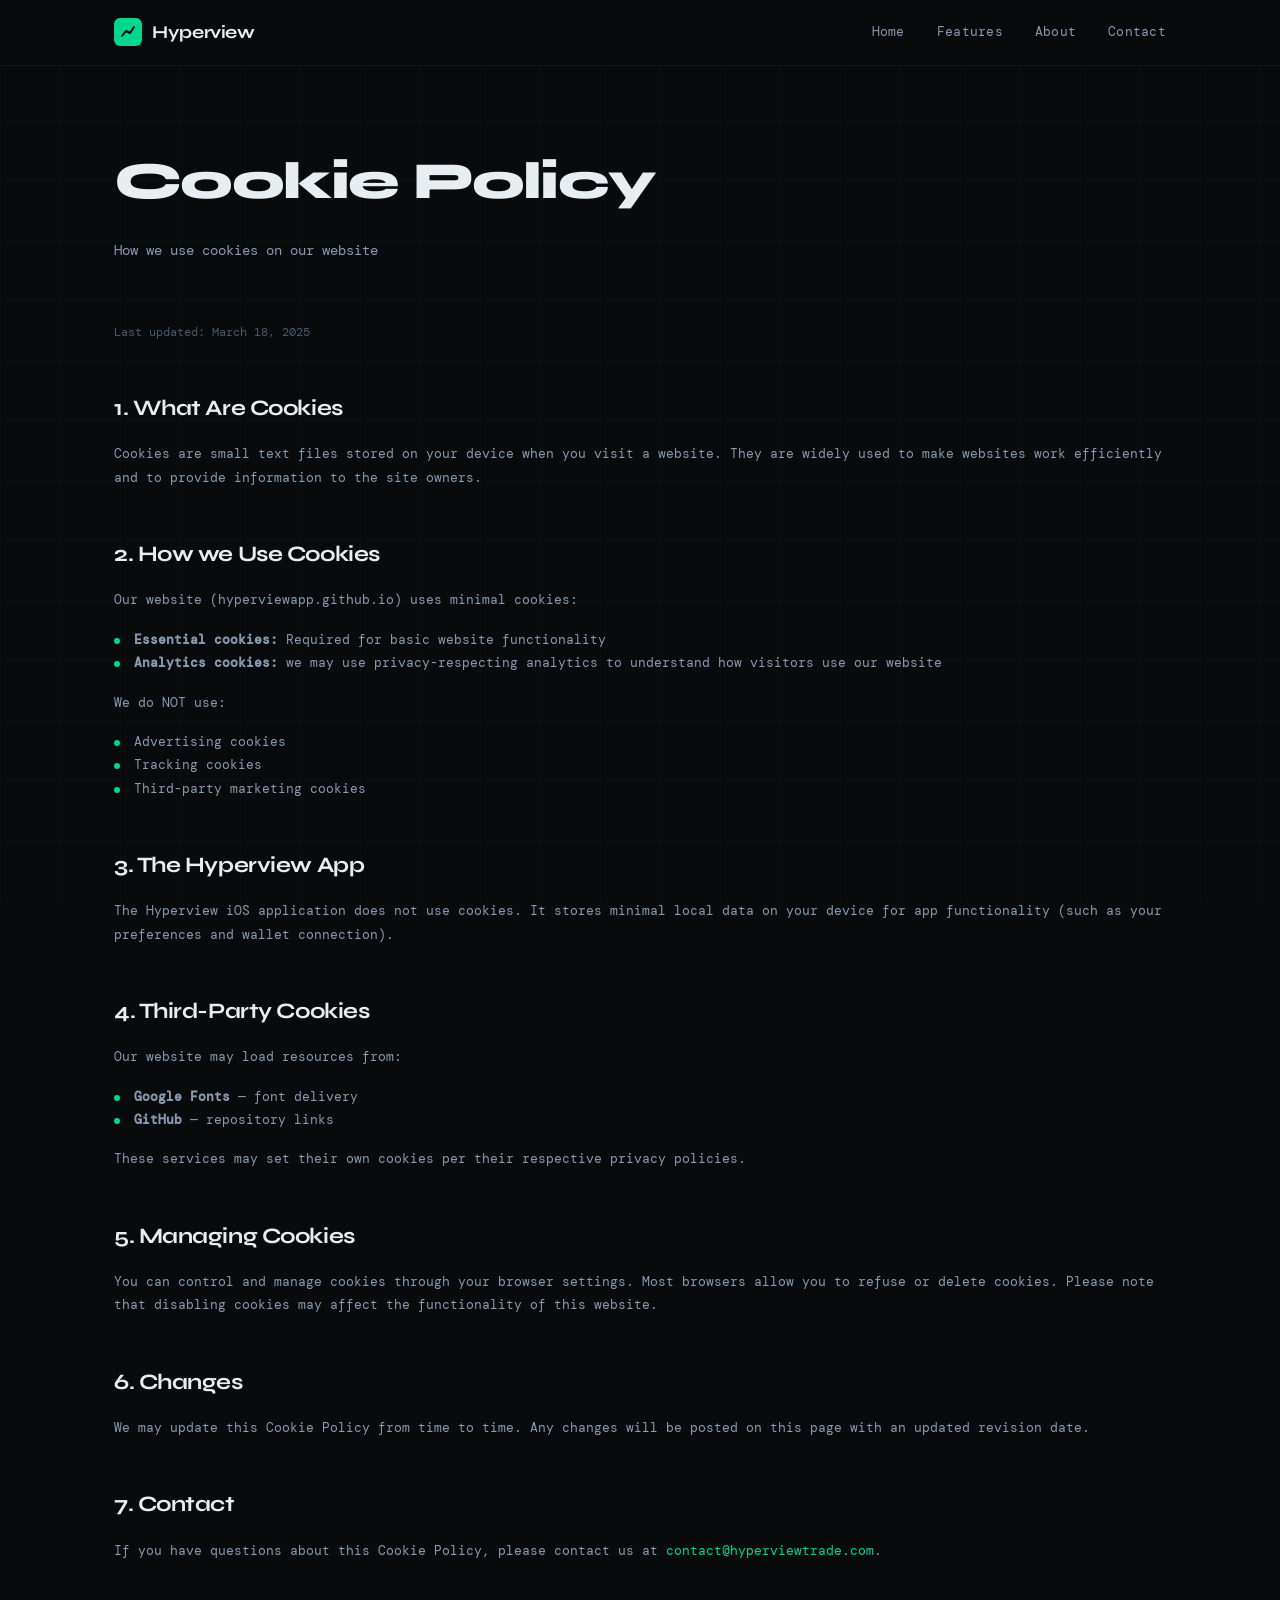
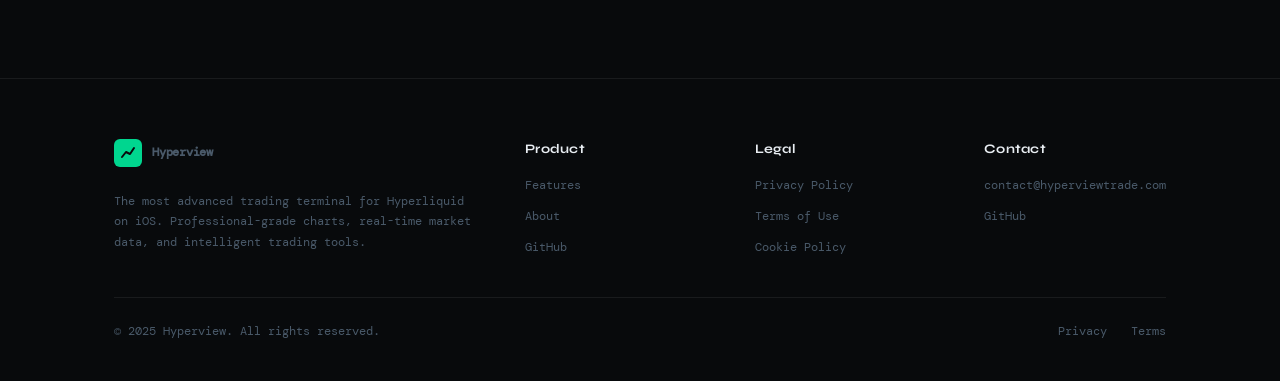
<file: cookies.html>
<!DOCTYPE html>
<html lang="en">
<head>
<meta charset="UTF-8">
<meta name="viewport" content="width=device-width, initial-scale=1.0">
<title>Cookie Policy — Hyperview</title>
<meta name="description" content="Hyperview cookie policy — learn how we use cookies on our website.">
<link rel="preconnect" href="https://fonts.googleapis.com">
<link href="https://fonts.googleapis.com/css2?family=DM+Mono:wght@300;400;500&family=Syne:wght@400;500;600;700;800&display=swap" rel="stylesheet">
<link rel="stylesheet" href="style.css">
</head>
<body>

<nav>
 <div class="inner">
 <a href="/" class="logo">
 <div class="logo-mark">
 <svg viewBox="0 0 16 16"><path d="M2 12 L6 7 L10 9 L14 3" stroke="#080a0c" stroke-width="2" fill="none" stroke-linecap="round" stroke-linejoin="round"/></svg>
 </div>
 Hyperview
 </a>
 <div class="nav-links">
 <a href="/">Home</a>
 <a href="/features.html">Features</a>
 <a href="/about.html">About</a>
 <a href="/contact.html">Contact</a>
 </div>
 <button class="menu-toggle" onclick="document.querySelector('nav').classList.toggle('nav-open')"><span></span><span></span><span></span></button>
 </div>
</nav>

<main>
 <div class="page-header">
 <div class="container">
 <h1>Cookie Policy</h1>
 <p>How we use cookies on our website</p>
 </div>
 </div>

 <div class="container">
 <div class="legal-content">
 <p class="last-updated">Last updated: March 18, 2025</p>

 <h2>1. What Are Cookies</h2>
 <p>Cookies are small text files stored on your device when you visit a website. They are widely used to make websites work efficiently and to provide information to the site owners.</p>

 <h2>2. How we Use Cookies</h2>
 <p>Our website (hyperviewapp.github.io) uses minimal cookies:</p>
 <ul>
 <li><strong>Essential cookies:</strong> Required for basic website functionality</li>
 <li><strong>Analytics cookies:</strong> we may use privacy-respecting analytics to understand how visitors use our website</li>
 </ul>
 <p>We do NOT use:</p>
 <ul>
 <li>Advertising cookies</li>
 <li>Tracking cookies</li>
 <li>Third-party marketing cookies</li>
 </ul>

 <h2>3. The Hyperview App</h2>
 <p>The Hyperview iOS application does not use cookies. It stores minimal local data on your device for app functionality (such as your preferences and wallet connection).</p>

 <h2>4. Third-Party Cookies</h2>
 <p>Our website may load resources from:</p>
 <ul>
 <li><strong>Google Fonts</strong> — font delivery</li>
 <li><strong>GitHub</strong> — repository links</li>
 </ul>
 <p>These services may set their own cookies per their respective privacy policies.</p>

 <h2>5. Managing Cookies</h2>
 <p>You can control and manage cookies through your browser settings. Most browsers allow you to refuse or delete cookies. Please note that disabling cookies may affect the functionality of this website.</p>

 <h2>6. Changes</h2>
 <p>We may update this Cookie Policy from time to time. Any changes will be posted on this page with an updated revision date.</p>

 <h2>7. Contact</h2>
 <p>If you have questions about this Cookie Policy, please contact us at <a href="mailto:contact@hyperviewtrade.com" style="color: var(--green); text-decoration: none;">contact@hyperviewtrade.com</a>.</p>
 </div>
 </div>
</main>

<footer>
 <div class="container">
 <div class="footer-grid">
 <div class="footer-col">
 <a href="/" class="logo"><div class="logo-mark"><svg viewBox="0 0 16 16"><path d="M2 12 L6 7 L10 9 L14 3" stroke="#080a0c" stroke-width="2" fill="none" stroke-linecap="round" stroke-linejoin="round"/></svg></div>Hyperview</a>
 <p class="footer-desc">The most advanced trading terminal for Hyperliquid on iOS. Professional-grade charts, real-time market data, and intelligent trading tools.</p>
 </div>
 <div class="footer-col">
 <h4 class="footer-col-title">Product</h4>
 <a href="/features.html">Features</a>
 <a href="/about.html">About</a>
 <a href="https://github.com/hyperviewtrade">GitHub</a>
 </div>
 <div class="footer-col">
 <h4 class="footer-col-title">Legal</h4>
 <a href="/privacy.html">Privacy Policy</a>
 <a href="/terms.html">Terms of Use</a>
 <a href="/cookies.html">Cookie Policy</a>
 </div>
 <div class="footer-col">
 <h4 class="footer-col-title">Contact</h4>
 <a href="mailto:contact@hyperviewtrade.com">contact@hyperviewtrade.com</a>
 <a href="https://github.com/hyperviewtrade">GitHub</a>
 </div>
 </div>
 <div class="footer-bottom">
 <p class="footer-copy">&copy; 2025 Hyperview. All rights reserved.</p>
 <div class="footer-bottom-links">
 <a href="/privacy.html">Privacy</a>
 <a href="/terms.html">Terms</a>
 </div>
 </div>
 </div>
</footer>

</body>
</html>
</file>
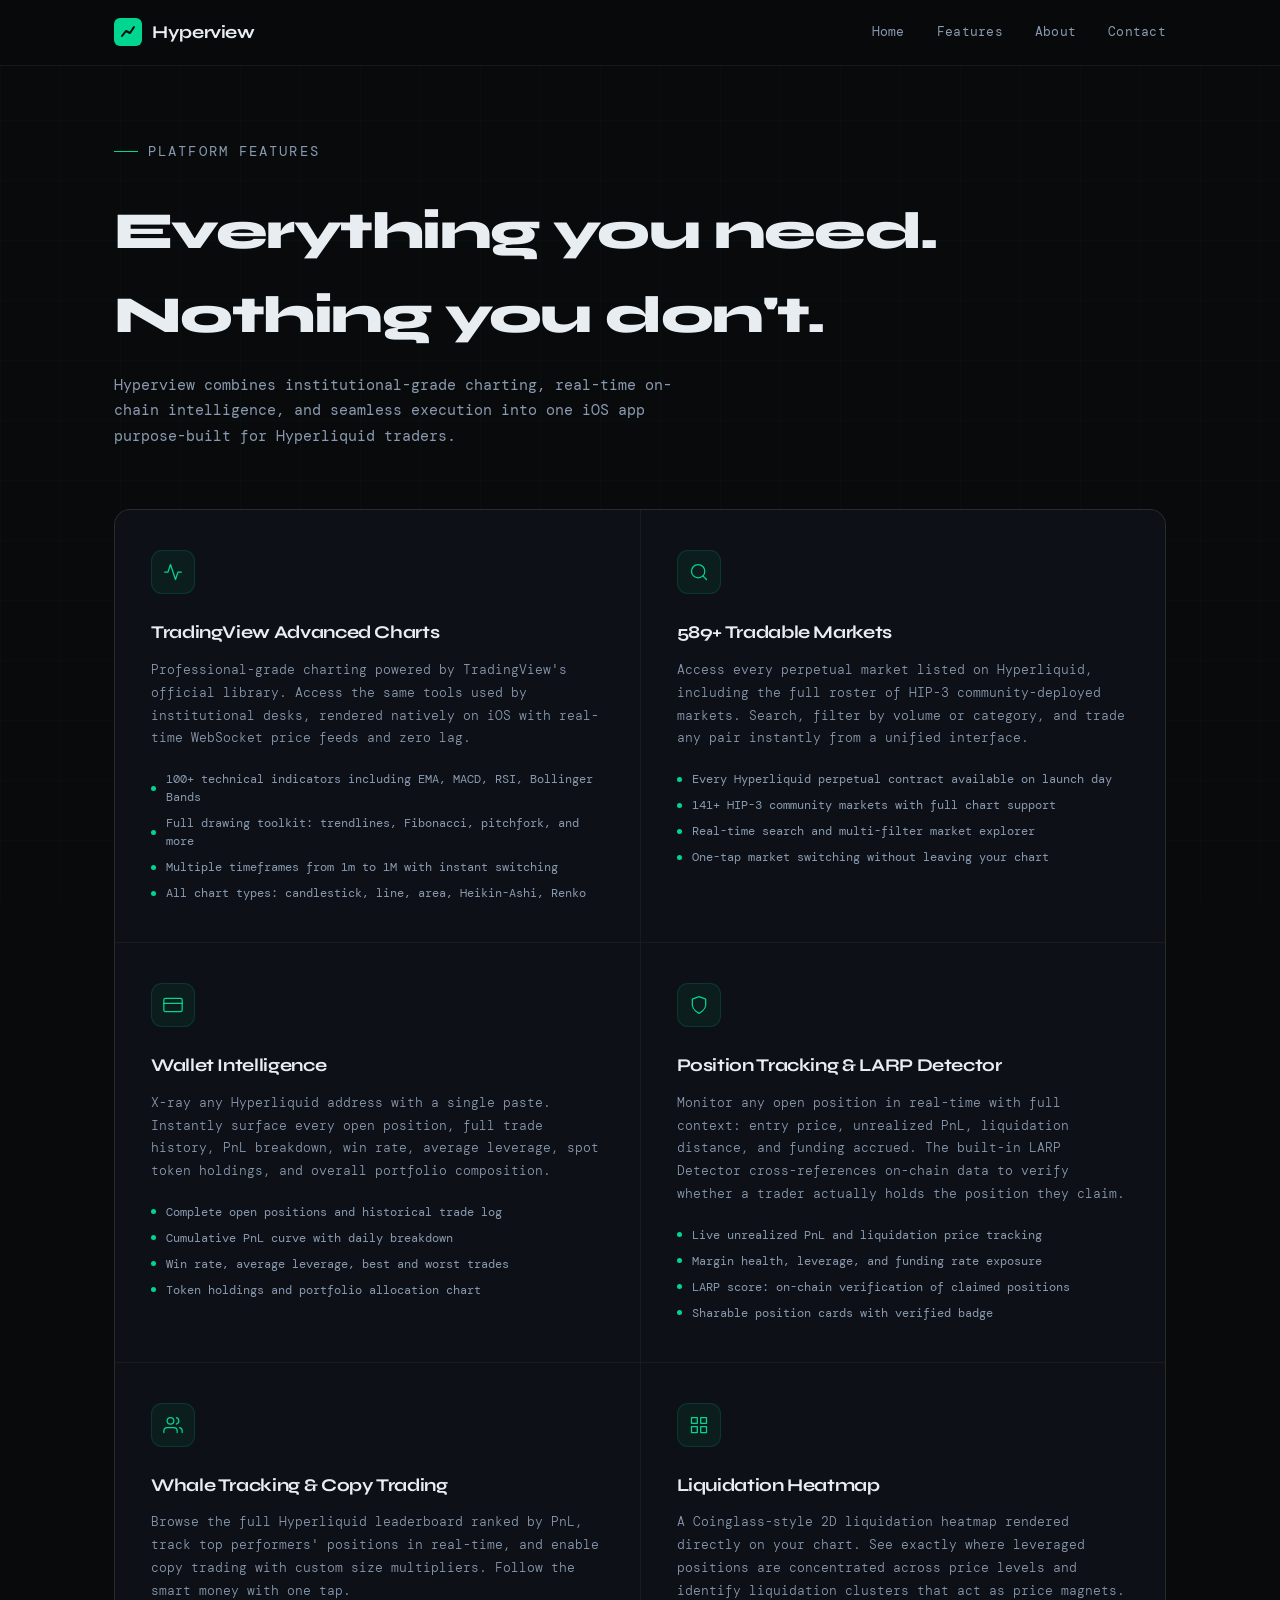
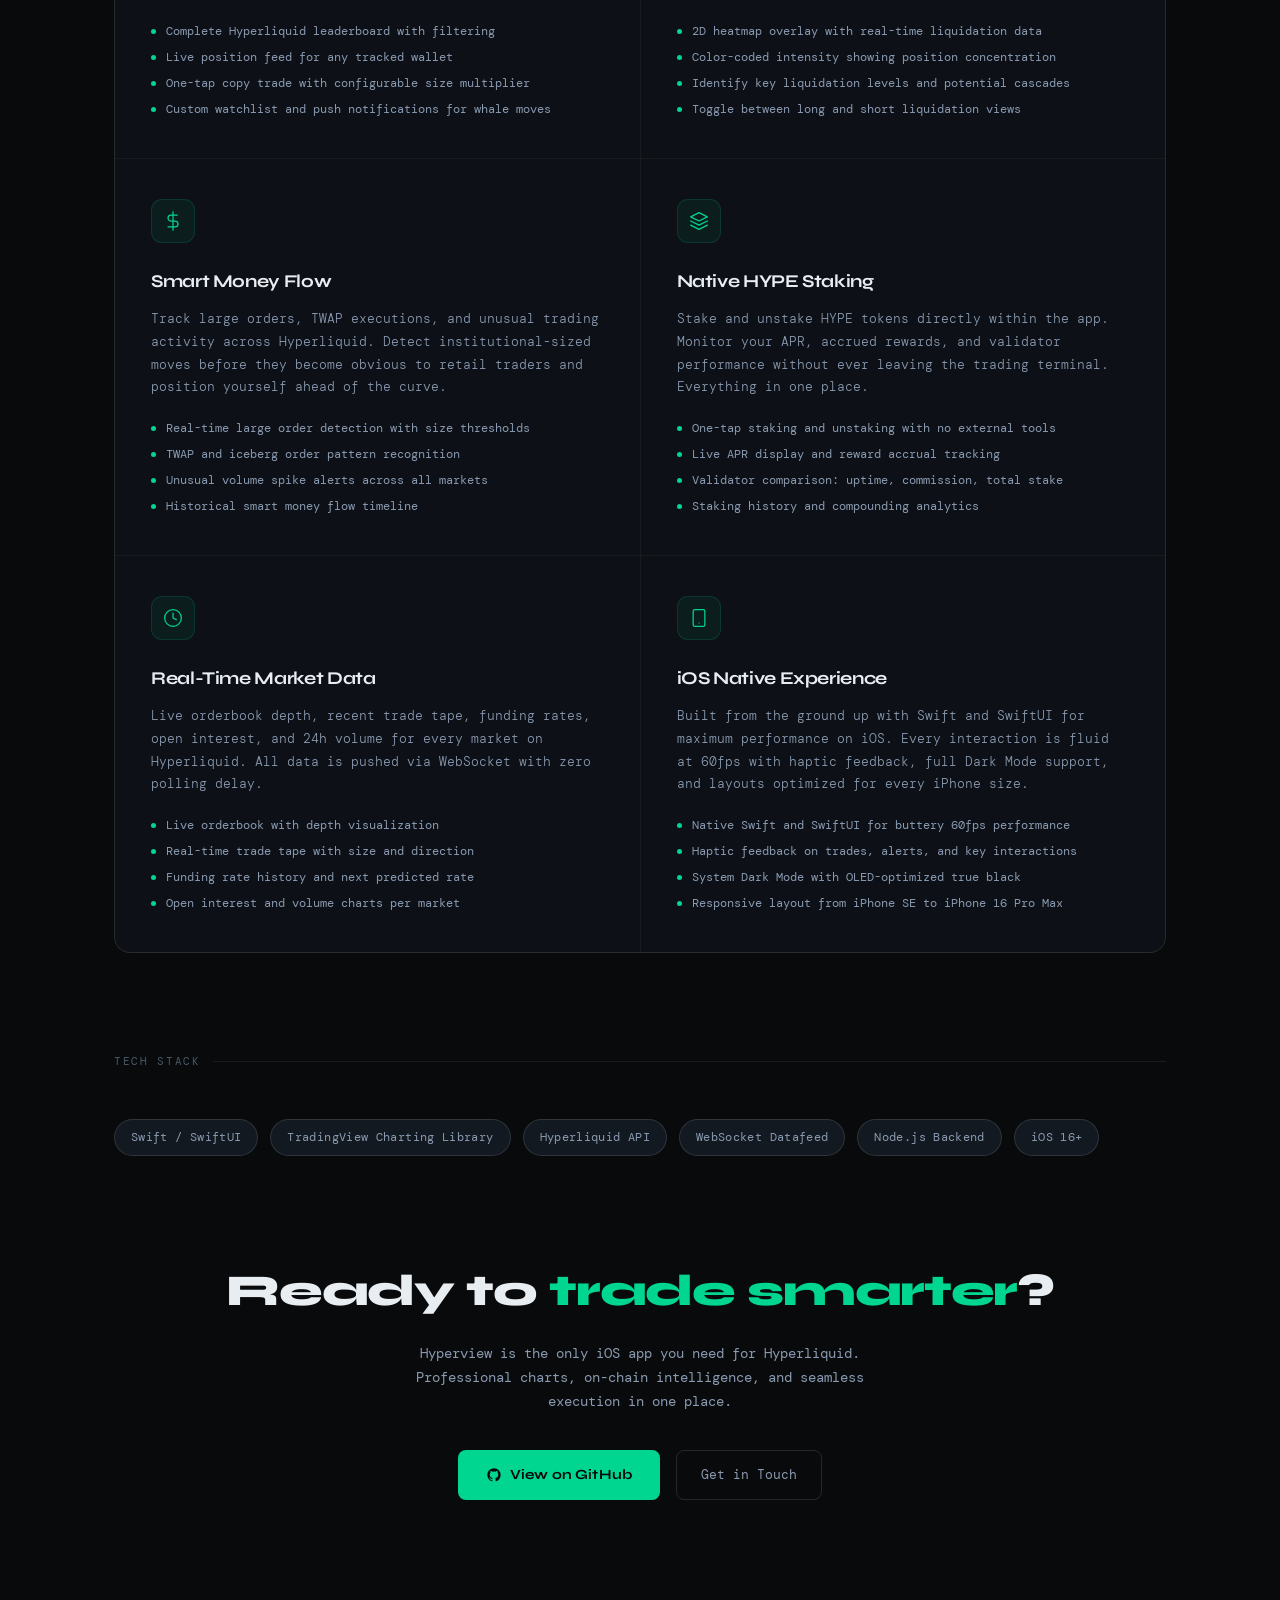
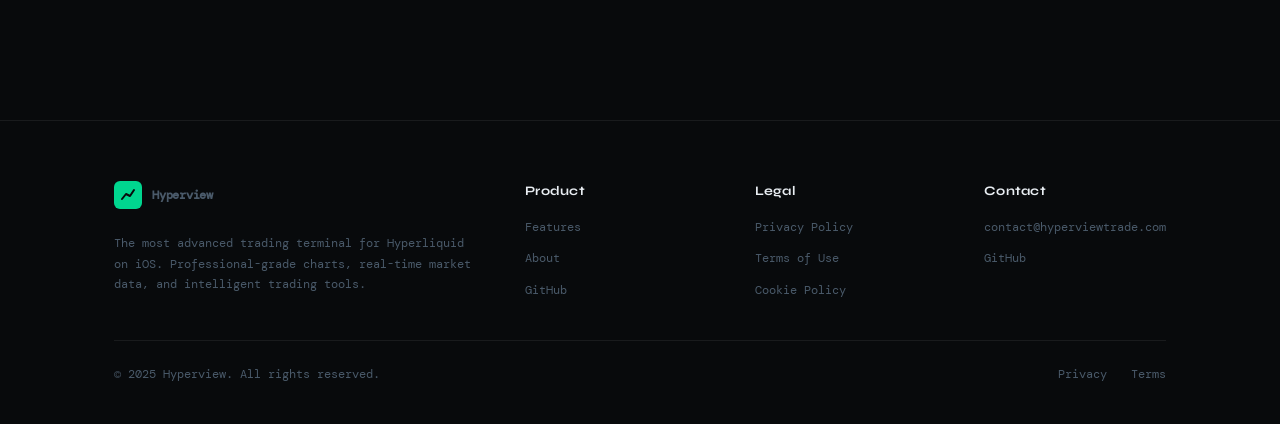
<file: features.html>
<!DOCTYPE html>
<html lang="en">
<head>
<meta charset="UTF-8">
<meta name="viewport" content="width=device-width, initial-scale=1.0">
<title>Features — Hyperview</title>
<meta name="description" content="Explore Hyperview's features: advanced TradingView charts, wallet intelligence, whale tracking, liquidation heatmaps, and native HYPE staking.">
<link rel="preconnect" href="https://fonts.googleapis.com">
<link href="https://fonts.googleapis.com/css2?family=DM+Mono:wght@300;400;500&family=Syne:wght@400;500;600;700;800&display=swap" rel="stylesheet">
<link rel="stylesheet" href="style.css">
<style>
  /* Page-specific styles for features.html */
  .features-detail-grid {
    display: grid;
    grid-template-columns: repeat(2, 1fr);
    gap: 1px;
    background: var(--border);
    border: 1px solid var(--border);
    border-radius: 16px;
    overflow: hidden;
  }

  .fd-card {
    background: var(--bg2);
    padding: 40px 36px;
    transition: background 0.25s;
  }

  .fd-card:hover { background: var(--bg3); }

  .fd-icon {
    width: 44px;
    height: 44px;
    background: var(--green-dim2);
    border: 1px solid rgba(0,214,143,0.15);
    border-radius: 11px;
    display: flex;
    align-items: center;
    justify-content: center;
    margin-bottom: 24px;
  }

  .fd-icon svg {
    width: 20px;
    height: 20px;
    stroke: var(--green);
    fill: none;
    stroke-width: 1.5;
    stroke-linecap: round;
    stroke-linejoin: round;
  }

  .fd-card h3 {
    font-size: 18px;
    font-weight: 700;
    letter-spacing: -0.02em;
    margin-bottom: 12px;
    color: var(--text);
  }

  .fd-card .fd-desc {
    font-family: 'DM Mono', monospace;
    font-size: 13px;
    color: var(--text2);
    line-height: 1.75;
    font-weight: 300;
    margin-bottom: 20px;
  }

  .fd-bullets {
    list-style: none;
    display: flex;
    flex-direction: column;
    gap: 8px;
  }

  .fd-bullets li {
    font-family: 'DM Mono', monospace;
    font-size: 12px;
    color: var(--text2);
    display: flex;
    align-items: center;
    gap: 10px;
    line-height: 1.5;
  }

  .fd-bullets li::before {
    content: '';
    display: block;
    width: 5px;
    height: 5px;
    border-radius: 50%;
    background: var(--green);
    flex-shrink: 0;
  }

  .tech-section {
    padding: 100px 0 0;
    position: relative;
    z-index: 1;
  }

  .cta-section {
    padding: 100px 0 120px;
    text-align: center;
    position: relative;
    z-index: 1;
  }

  .cta-section h2 {
    font-size: clamp(28px, 4vw, 44px);
    font-weight: 800;
    letter-spacing: -0.03em;
    margin-bottom: 16px;
  }

  .cta-section h2 .accent { color: var(--green); }

  .cta-desc {
    font-family: 'DM Mono', monospace;
    font-size: 14px;
    color: var(--text2);
    max-width: 480px;
    margin: 0 auto 36px;
    line-height: 1.7;
  }

  .cta-actions {
    display: flex;
    align-items: center;
    justify-content: center;
    gap: 16px;
    flex-wrap: wrap;
  }

  .fade-up-d1 { animation-delay: 0.1s; }
  .fade-up-d2 { animation-delay: 0.2s; }
  .fade-up-d3 { animation-delay: 0.3s; }
  .fade-up-d4 { animation-delay: 0.4s; }

  @media (max-width: 900px) {
    .features-detail-grid { grid-template-columns: 1fr; }
  }

  @media (max-width: 640px) {
    .fd-card { padding: 28px 24px; }
  }
</style>
</head>
<body>

<nav>
  <div class="inner">
    <a href="/" class="logo">
      <div class="logo-mark"><svg viewBox="0 0 16 16"><path d="M2 12 L6 7 L10 9 L14 3" stroke="#080a0c" stroke-width="2" fill="none" stroke-linecap="round" stroke-linejoin="round"/></svg></div>
      Hyperview
    </a>
    <div class="nav-links">
      <a href="/">Home</a>
      <a href="/features.html">Features</a>
      <a href="/about.html">About</a>
      <a href="/contact.html">Contact</a>
    </div>
    <button class="menu-toggle" onclick="document.querySelector('nav').classList.toggle('nav-open')"><span></span><span></span><span></span></button>
  </div>
</nav>

<main>
  <div class="page-header">
    <div class="container">
      <p class="hero-eyebrow fade-up fade-up-d1">Platform Features</p>
      <h1 class="fade-up fade-up-d2">Everything you need.<br><span class="accent">Nothing you don't.</span></h1>
      <p class="fade-up fade-up-d3" style="font-family:'DM Mono',monospace;font-size:15px;color:#8a9ab0;max-width:600px;line-height:1.7;">Hyperview combines institutional-grade charting, real-time on-chain intelligence, and seamless execution into one iOS app purpose-built for Hyperliquid traders.</p>
    </div>
  </div>

  <section style="padding-bottom:100px;">
    <div class="container">
      <div class="features-detail-grid fade-up fade-up-d4">

        <!-- 1. TradingView Advanced Charts -->
        <div class="fd-card">
          <div class="fd-icon">
            <svg viewBox="0 0 24 24"><polyline points="22 12 18 12 15 21 9 3 6 12 2 12"/></svg>
          </div>
          <h3>TradingView Advanced Charts</h3>
          <p class="fd-desc">Professional-grade charting powered by TradingView's official library. Access the same tools used by institutional desks, rendered natively on iOS with real-time WebSocket price feeds and zero lag.</p>
          <ul class="fd-bullets">
            <li>100+ technical indicators including EMA, MACD, RSI, Bollinger Bands</li>
            <li>Full drawing toolkit: trendlines, Fibonacci, pitchfork, and more</li>
            <li>Multiple timeframes from 1m to 1M with instant switching</li>
            <li>All chart types: candlestick, line, area, Heikin-Ashi, Renko</li>
          </ul>
        </div>

        <!-- 2. 589+ Tradable Markets -->
        <div class="fd-card">
          <div class="fd-icon">
            <svg viewBox="0 0 24 24"><circle cx="11" cy="11" r="8"/><line x1="21" y1="21" x2="16.65" y2="16.65"/></svg>
          </div>
          <h3>589+ Tradable Markets</h3>
          <p class="fd-desc">Access every perpetual market listed on Hyperliquid, including the full roster of HIP-3 community-deployed markets. Search, filter by volume or category, and trade any pair instantly from a unified interface.</p>
          <ul class="fd-bullets">
            <li>Every Hyperliquid perpetual contract available on launch day</li>
            <li>141+ HIP-3 community markets with full chart support</li>
            <li>Real-time search and multi-filter market explorer</li>
            <li>One-tap market switching without leaving your chart</li>
          </ul>
        </div>

        <!-- 3. Wallet Intelligence -->
        <div class="fd-card">
          <div class="fd-icon">
            <svg viewBox="0 0 24 24"><rect x="1" y="4" width="22" height="16" rx="2" ry="2"/><line x1="1" y1="10" x2="23" y2="10"/></svg>
          </div>
          <h3>Wallet Intelligence</h3>
          <p class="fd-desc">X-ray any Hyperliquid address with a single paste. Instantly surface every open position, full trade history, PnL breakdown, win rate, average leverage, spot token holdings, and overall portfolio composition.</p>
          <ul class="fd-bullets">
            <li>Complete open positions and historical trade log</li>
            <li>Cumulative PnL curve with daily breakdown</li>
            <li>Win rate, average leverage, best and worst trades</li>
            <li>Token holdings and portfolio allocation chart</li>
          </ul>
        </div>

        <!-- 4. Position Tracking & LARP Detector -->
        <div class="fd-card">
          <div class="fd-icon">
            <svg viewBox="0 0 24 24"><path d="M12 22s8-4 8-10V5l-8-3-8 3v7c0 6 8 10 8 10z"/></svg>
          </div>
          <h3>Position Tracking & LARP Detector</h3>
          <p class="fd-desc">Monitor any open position in real-time with full context: entry price, unrealized PnL, liquidation distance, and funding accrued. The built-in LARP Detector cross-references on-chain data to verify whether a trader actually holds the position they claim.</p>
          <ul class="fd-bullets">
            <li>Live unrealized PnL and liquidation price tracking</li>
            <li>Margin health, leverage, and funding rate exposure</li>
            <li>LARP score: on-chain verification of claimed positions</li>
            <li>Sharable position cards with verified badge</li>
          </ul>
        </div>

        <!-- 5. Whale Tracking & Copy Trading -->
        <div class="fd-card">
          <div class="fd-icon">
            <svg viewBox="0 0 24 24"><path d="M17 21v-2a4 4 0 0 0-4-4H5a4 4 0 0 0-4 4v2"/><circle cx="9" cy="7" r="4"/><path d="M23 21v-2a4 4 0 0 0-3-3.87"/><path d="M16 3.13a4 4 0 0 1 0 7.75"/></svg>
          </div>
          <h3>Whale Tracking & Copy Trading</h3>
          <p class="fd-desc">Browse the full Hyperliquid leaderboard ranked by PnL, track top performers' positions in real-time, and enable copy trading with custom size multipliers. Follow the smart money with one tap.</p>
          <ul class="fd-bullets">
            <li>Complete Hyperliquid leaderboard with filtering</li>
            <li>Live position feed for any tracked wallet</li>
            <li>One-tap copy trade with configurable size multiplier</li>
            <li>Custom watchlist and push notifications for whale moves</li>
          </ul>
        </div>

        <!-- 6. Liquidation Heatmap -->
        <div class="fd-card">
          <div class="fd-icon">
            <svg viewBox="0 0 24 24"><rect x="3" y="3" width="7" height="7"/><rect x="14" y="3" width="7" height="7"/><rect x="3" y="14" width="7" height="7"/><rect x="14" y="14" width="7" height="7"/></svg>
          </div>
          <h3>Liquidation Heatmap</h3>
          <p class="fd-desc">A Coinglass-style 2D liquidation heatmap rendered directly on your chart. See exactly where leveraged positions are concentrated across price levels and identify liquidation clusters that act as price magnets.</p>
          <ul class="fd-bullets">
            <li>2D heatmap overlay with real-time liquidation data</li>
            <li>Color-coded intensity showing position concentration</li>
            <li>Identify key liquidation levels and potential cascades</li>
            <li>Toggle between long and short liquidation views</li>
          </ul>
        </div>

        <!-- 7. Smart Money Flow -->
        <div class="fd-card">
          <div class="fd-icon">
            <svg viewBox="0 0 24 24"><line x1="12" y1="1" x2="12" y2="23"/><path d="M17 5H9.5a3.5 3.5 0 0 0 0 7h5a3.5 3.5 0 0 1 0 7H6"/></svg>
          </div>
          <h3>Smart Money Flow</h3>
          <p class="fd-desc">Track large orders, TWAP executions, and unusual trading activity across Hyperliquid. Detect institutional-sized moves before they become obvious to retail traders and position yourself ahead of the curve.</p>
          <ul class="fd-bullets">
            <li>Real-time large order detection with size thresholds</li>
            <li>TWAP and iceberg order pattern recognition</li>
            <li>Unusual volume spike alerts across all markets</li>
            <li>Historical smart money flow timeline</li>
          </ul>
        </div>

        <!-- 8. Native HYPE Staking -->
        <div class="fd-card">
          <div class="fd-icon">
            <svg viewBox="0 0 24 24"><path d="M12 2L2 7l10 5 10-5-10-5z"/><path d="M2 17l10 5 10-5"/><path d="M2 12l10 5 10-5"/></svg>
          </div>
          <h3>Native HYPE Staking</h3>
          <p class="fd-desc">Stake and unstake HYPE tokens directly within the app. Monitor your APR, accrued rewards, and validator performance without ever leaving the trading terminal. Everything in one place.</p>
          <ul class="fd-bullets">
            <li>One-tap staking and unstaking with no external tools</li>
            <li>Live APR display and reward accrual tracking</li>
            <li>Validator comparison: uptime, commission, total stake</li>
            <li>Staking history and compounding analytics</li>
          </ul>
        </div>

        <!-- 9. Real-Time Market Data -->
        <div class="fd-card">
          <div class="fd-icon">
            <svg viewBox="0 0 24 24"><circle cx="12" cy="12" r="10"/><polyline points="12 6 12 12 16 14"/></svg>
          </div>
          <h3>Real-Time Market Data</h3>
          <p class="fd-desc">Live orderbook depth, recent trade tape, funding rates, open interest, and 24h volume for every market on Hyperliquid. All data is pushed via WebSocket with zero polling delay.</p>
          <ul class="fd-bullets">
            <li>Live orderbook with depth visualization</li>
            <li>Real-time trade tape with size and direction</li>
            <li>Funding rate history and next predicted rate</li>
            <li>Open interest and volume charts per market</li>
          </ul>
        </div>

        <!-- 10. iOS Native Experience -->
        <div class="fd-card">
          <div class="fd-icon">
            <svg viewBox="0 0 24 24"><rect x="5" y="2" width="14" height="20" rx="2" ry="2"/><line x1="12" y1="18" x2="12.01" y2="18"/></svg>
          </div>
          <h3>iOS Native Experience</h3>
          <p class="fd-desc">Built from the ground up with Swift and SwiftUI for maximum performance on iOS. Every interaction is fluid at 60fps with haptic feedback, full Dark Mode support, and layouts optimized for every iPhone size.</p>
          <ul class="fd-bullets">
            <li>Native Swift and SwiftUI for buttery 60fps performance</li>
            <li>Haptic feedback on trades, alerts, and key interactions</li>
            <li>System Dark Mode with OLED-optimized true black</li>
            <li>Responsive layout from iPhone SE to iPhone 16 Pro Max</li>
          </ul>
        </div>

      </div>

      <!-- TECH STACK -->
      <div class="tech-section">
        <p class="section-label">Tech Stack</p>
        <div class="tech-row">
          <span class="tech-pill">Swift / SwiftUI</span>
          <span class="tech-pill">TradingView Charting Library</span>
          <span class="tech-pill">Hyperliquid API</span>
          <span class="tech-pill">WebSocket Datafeed</span>
          <span class="tech-pill">Node.js Backend</span>
          <span class="tech-pill">iOS 16+</span>
        </div>
      </div>

      <!-- CTA -->
      <div class="cta-section">
        <h2>Ready to <span class="accent">trade smarter</span>?</h2>
        <p class="cta-desc">Hyperview is the only iOS app you need for Hyperliquid. Professional charts, on-chain intelligence, and seamless execution in one place.</p>
        <div class="cta-actions">
          <a href="https://github.com/hyperviewtrade" class="btn-primary">
            <svg width="16" height="16" viewBox="0 0 24 24" fill="currentColor"><path d="M12 2C6.477 2 2 6.477 2 12c0 4.42 2.865 8.17 6.839 9.49.5.092.682-.217.682-.482 0-.237-.008-.866-.013-1.7-2.782.604-3.369-1.34-3.369-1.34-.454-1.156-1.11-1.464-1.11-1.464-.908-.62.069-.608.069-.608 1.003.07 1.531 1.03 1.531 1.03.892 1.529 2.341 1.087 2.91.832.092-.647.35-1.088.636-1.338-2.22-.253-4.555-1.11-4.555-4.943 0-1.091.39-1.984 1.029-2.683-.103-.253-.446-1.27.098-2.647 0 0 .84-.269 2.75 1.025A9.578 9.578 0 0112 6.836c.85.004 1.705.115 2.504.337 1.909-1.294 2.747-1.025 2.747-1.025.546 1.377.202 2.394.1 2.647.64.699 1.028 1.592 1.028 2.683 0 3.842-2.339 4.687-4.566 4.935.359.309.678.919.678 1.852 0 1.336-.012 2.415-.012 2.743 0 .267.18.578.688.48C19.138 20.167 22 16.418 22 12c0-5.523-4.477-10-10-10z"/></svg>
            View on GitHub
          </a>
          <a href="mailto:contact@hyperviewtrade.com" class="btn-secondary">Get in Touch</a>
        </div>
      </div>
    </div>
  </section>
</main>

<footer>
  <div class="container">
    <div class="footer-grid">
      <div class="footer-col">
        <a href="/" class="logo"><div class="logo-mark"><svg viewBox="0 0 16 16"><path d="M2 12 L6 7 L10 9 L14 3" stroke="#080a0c" stroke-width="2" fill="none" stroke-linecap="round" stroke-linejoin="round"/></svg></div>Hyperview</a>
        <p class="footer-desc">The most advanced trading terminal for Hyperliquid on iOS. Professional-grade charts, real-time market data, and intelligent trading tools.</p>
      </div>
      <div class="footer-col">
        <h4 class="footer-col-title">Product</h4>
        <a href="/features.html">Features</a>
        <a href="/about.html">About</a>
        <a href="https://github.com/hyperviewtrade">GitHub</a>
      </div>
      <div class="footer-col">
        <h4 class="footer-col-title">Legal</h4>
        <a href="/privacy.html">Privacy Policy</a>
        <a href="/terms.html">Terms of Use</a>
        <a href="/cookies.html">Cookie Policy</a>
      </div>
      <div class="footer-col">
        <h4 class="footer-col-title">Contact</h4>
        <a href="mailto:contact@hyperviewtrade.com">contact@hyperviewtrade.com</a>
        <a href="https://github.com/hyperviewtrade">GitHub</a>
      </div>
    </div>
    <div class="footer-bottom">
      <p class="footer-copy">&copy; 2025 Hyperview. All rights reserved.</p>
      <div class="footer-bottom-links">
        <a href="/privacy.html">Privacy</a>
        <a href="/terms.html">Terms</a>
      </div>
    </div>
  </div>
</footer>

</body>
</html>
</file>
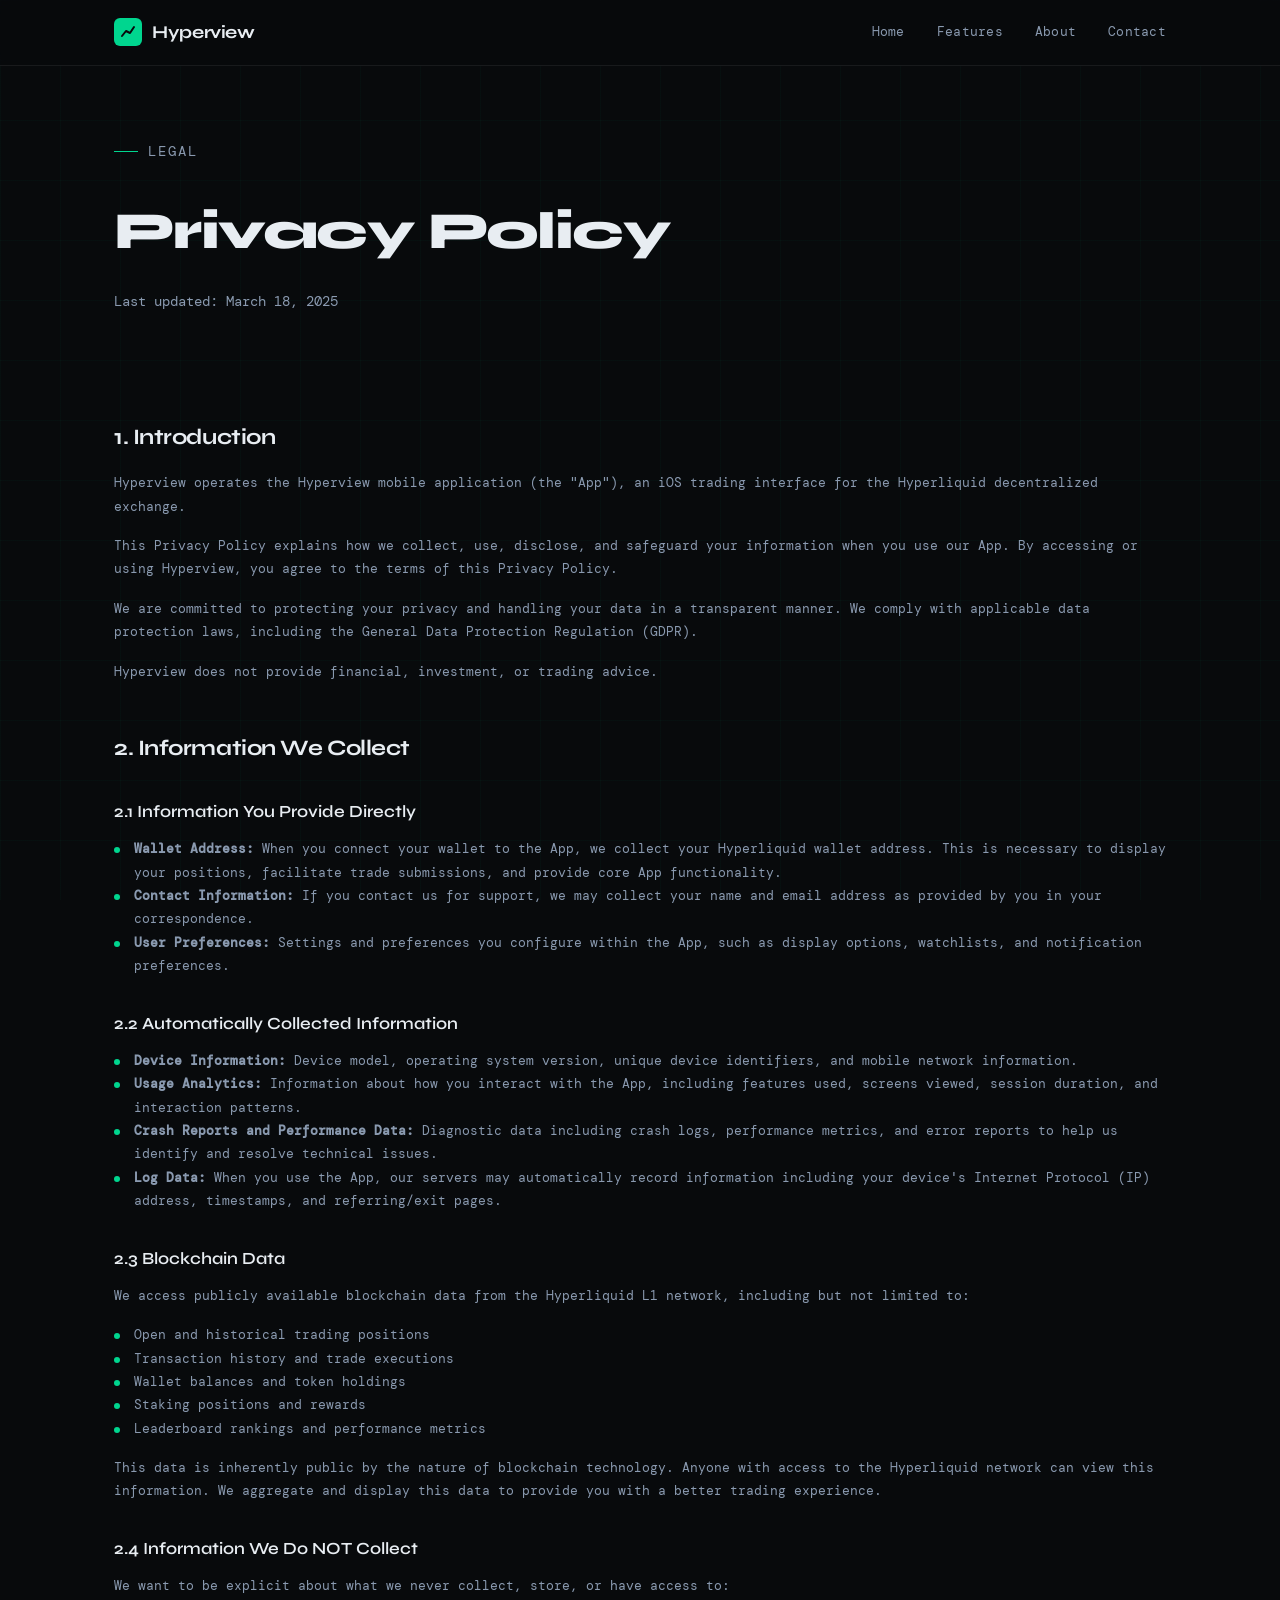
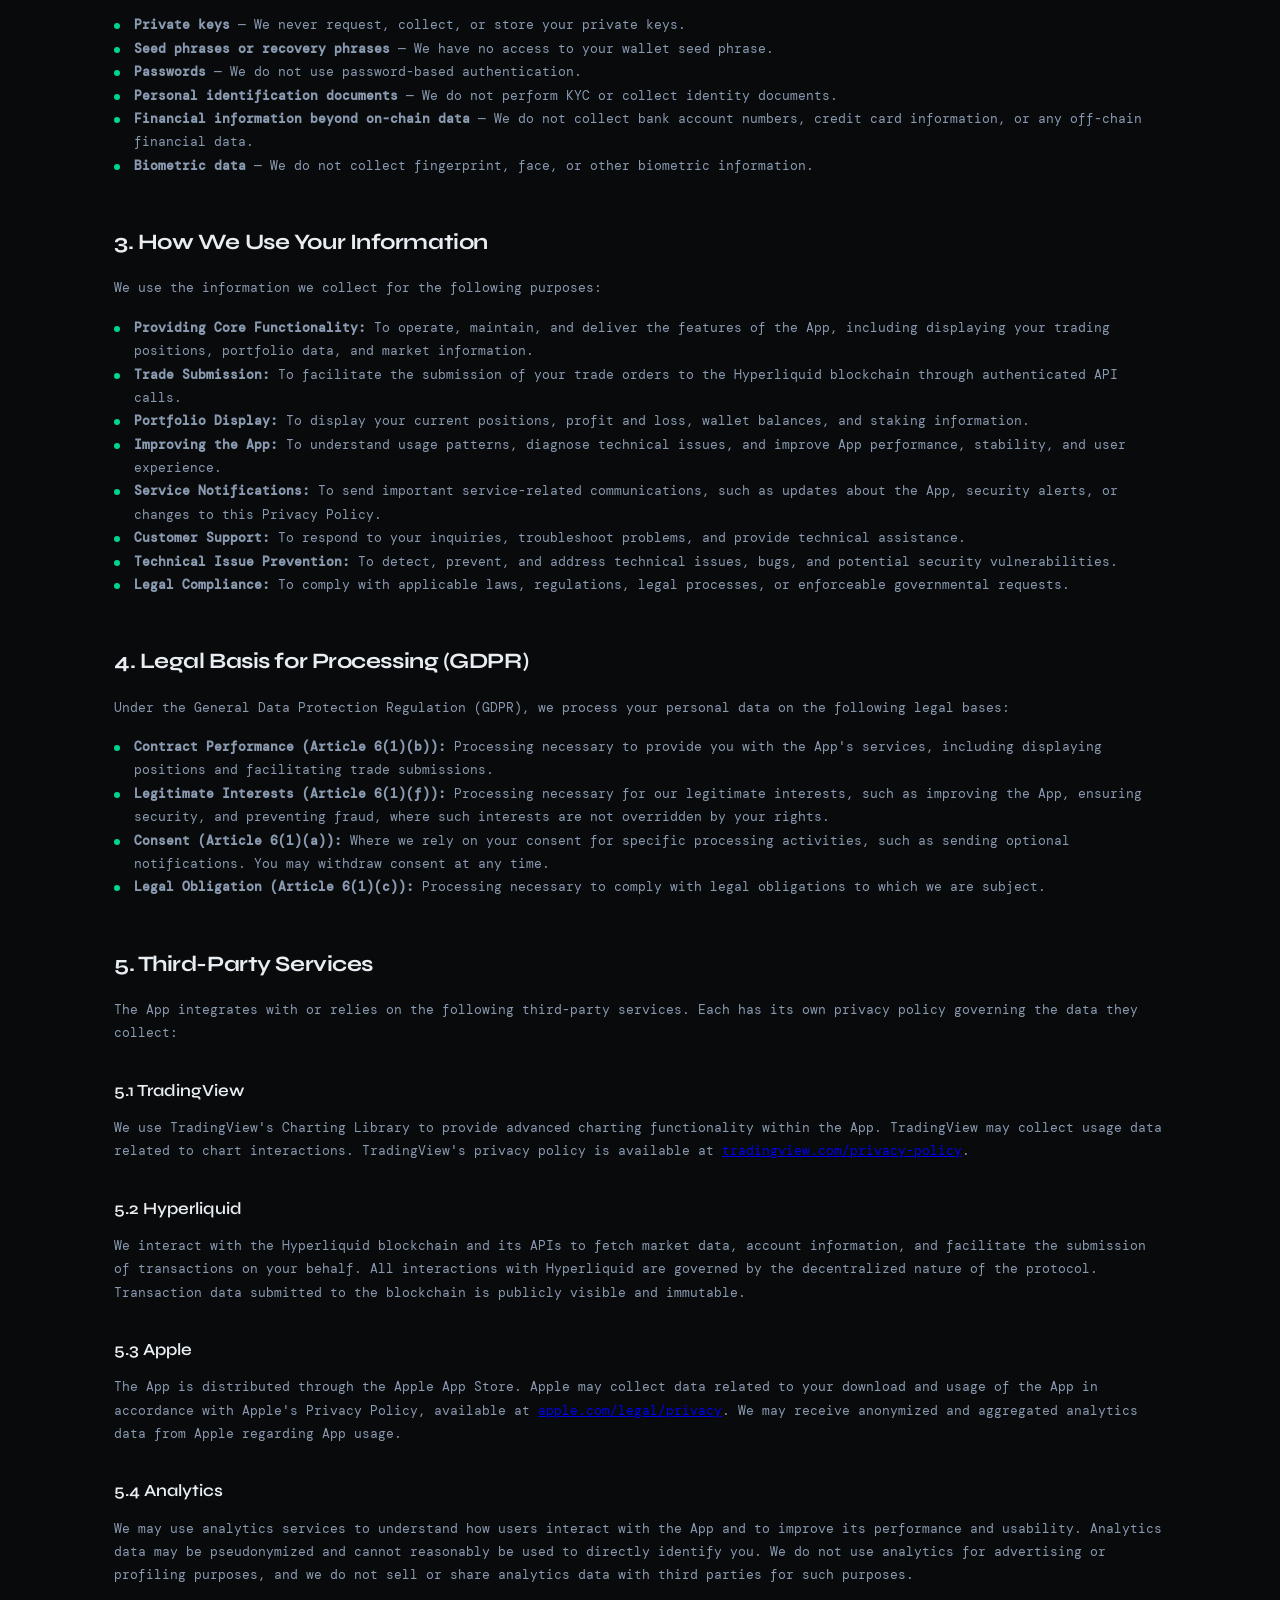
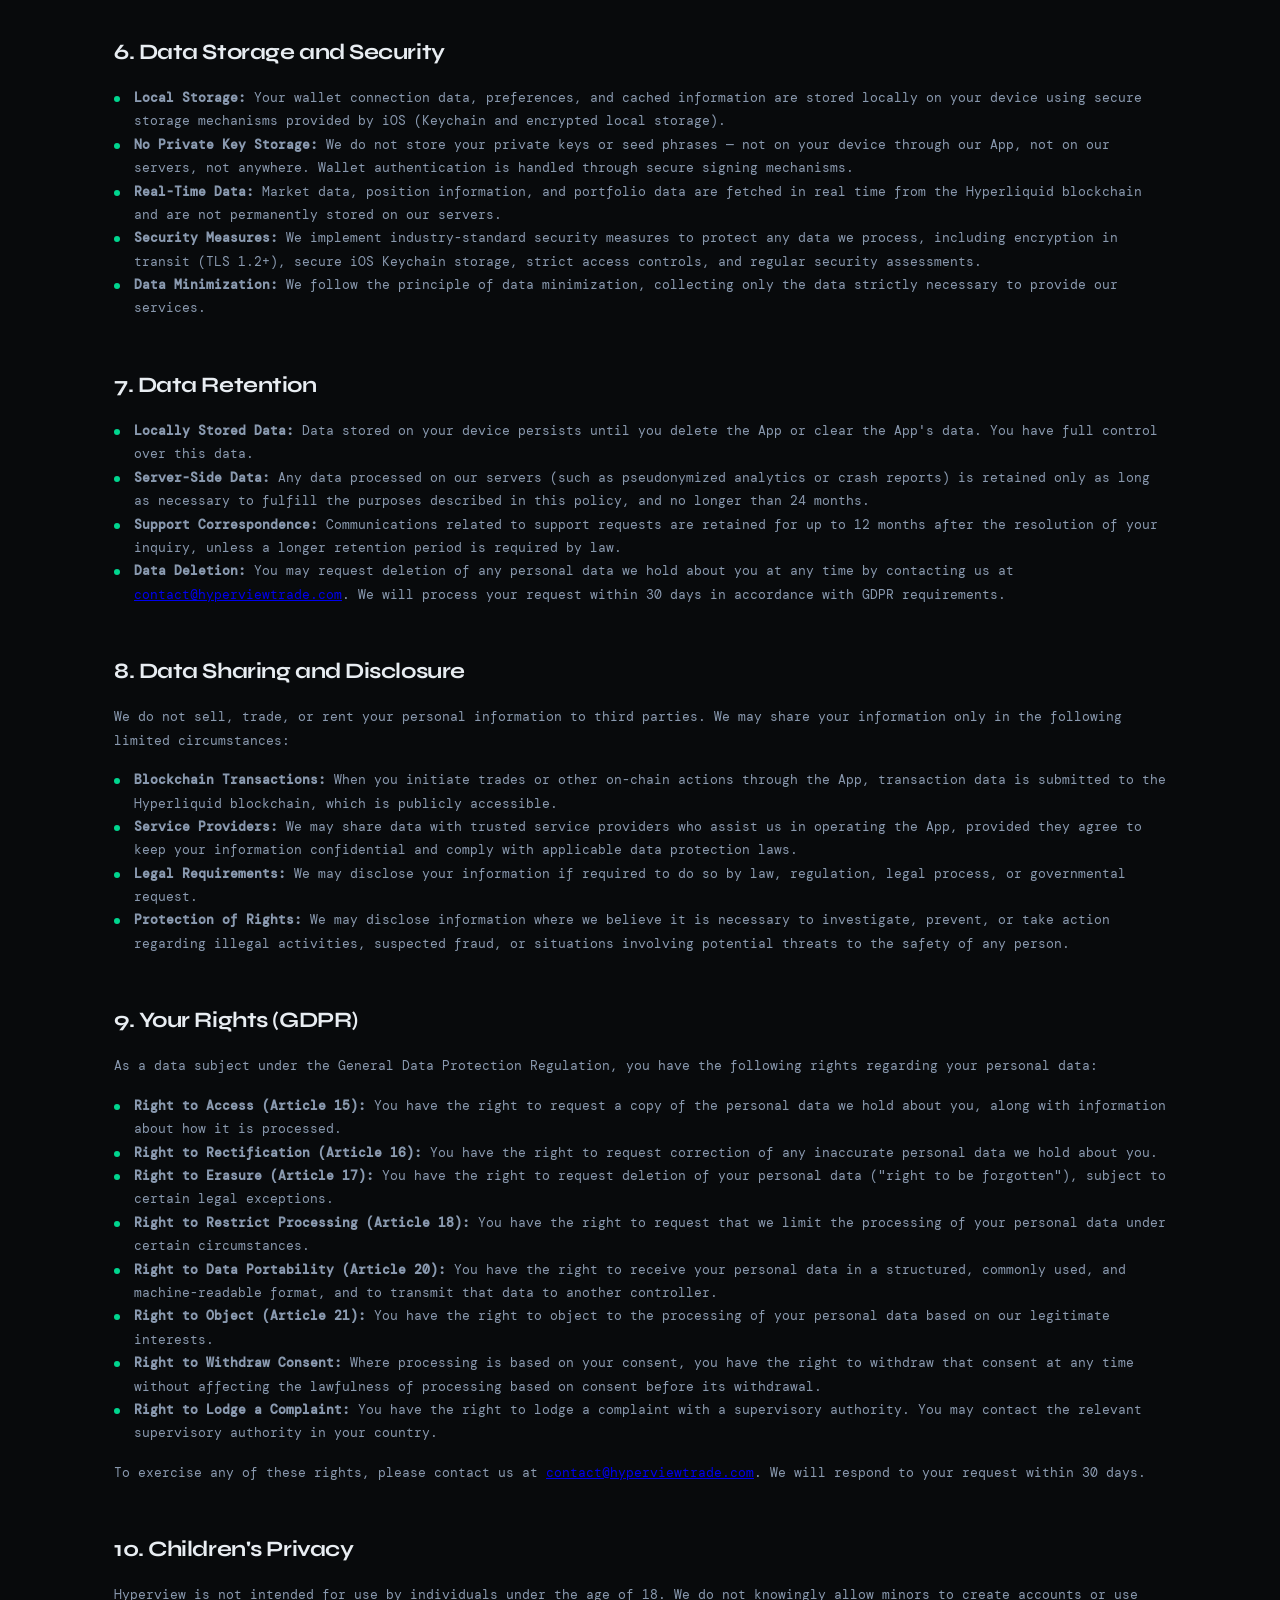
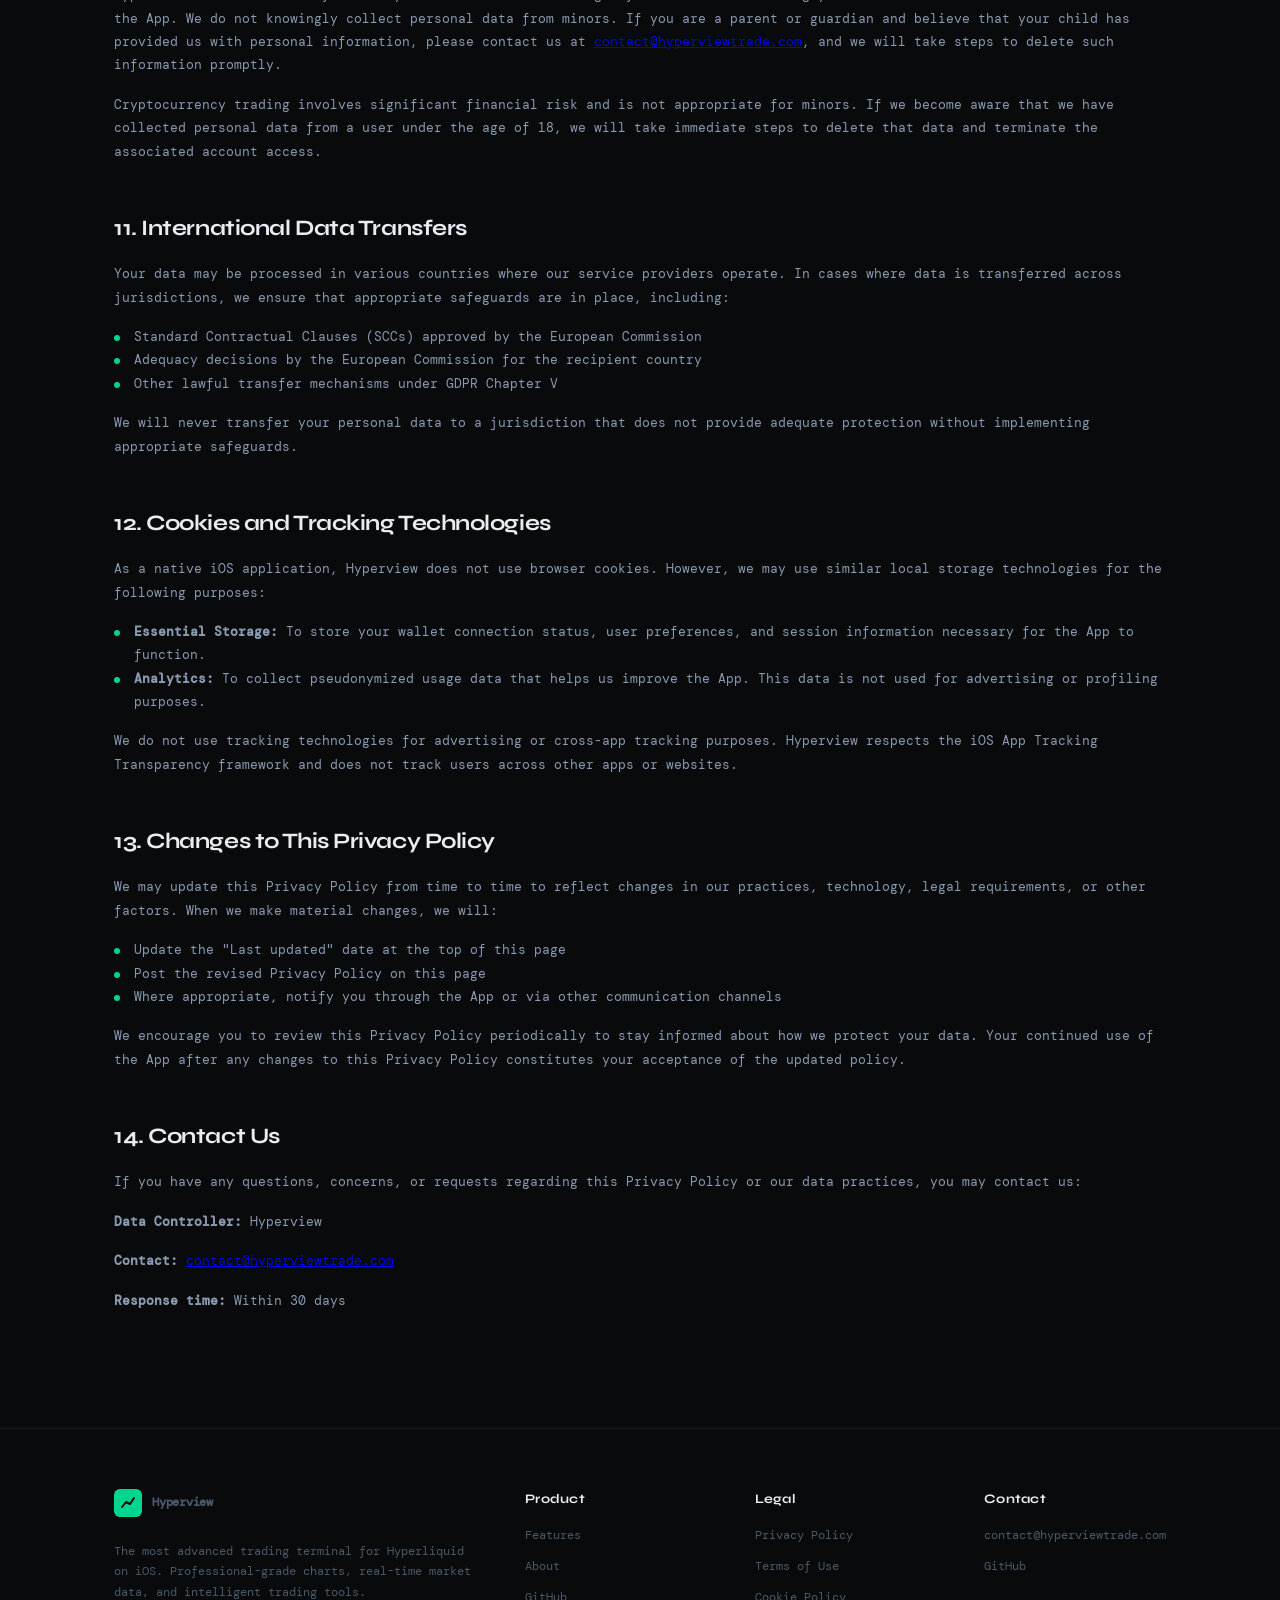
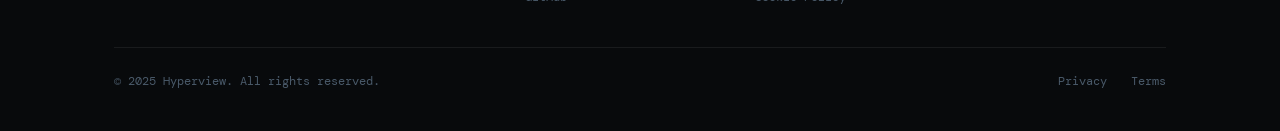
<file: privacy.html>
<!DOCTYPE html>
<html lang="en">
<head>
<meta charset="UTF-8">
<meta name="viewport" content="width=device-width, initial-scale=1.0">
<title>Privacy Policy — Hyperview</title>
<meta name="description" content="Hyperview Privacy Policy — how we collect, use, and protect your data.">
<link rel="preconnect" href="https://fonts.googleapis.com">
<link href="https://fonts.googleapis.com/css2?family=DM+Mono:wght@300;400;500&family=Syne:wght@400;500;600;700;800&display=swap" rel="stylesheet">
<link rel="stylesheet" href="style.css">
</head>
<body>

<nav>
 <div class="inner">
 <a href="/" class="logo">
 <div class="logo-mark"><svg viewBox="0 0 16 16"><path d="M2 12 L6 7 L10 9 L14 3" stroke="#080a0c" stroke-width="2" fill="none" stroke-linecap="round" stroke-linejoin="round"/></svg></div>
 Hyperview
 </a>
 <div class="nav-links">
 <a href="/">Home</a>
 <a href="/features.html">Features</a>
 <a href="/about.html">About</a>
 <a href="/contact.html">Contact</a>
 </div>
 <button class="menu-toggle" onclick="document.querySelector('nav').classList.toggle('nav-open')"><span></span><span></span><span></span></button>
 </div>
</nav>

<main>
 <div class="page-header">
 <div class="container">
 <p class="hero-eyebrow">Legal</p>
 <h1>Privacy Policy</h1>
 <p class="last-updated">Last updated: March 18, 2025</p>
 </div>
 </div>

 <section class="legal-content">
 <div class="container">

 <!-- 1. Introduction -->
 <h2>1. Introduction</h2>
 <p>Hyperview operates the Hyperview mobile application (the "App"), an iOS trading interface for the Hyperliquid decentralized exchange.</p>
 <p>This Privacy Policy explains how we collect, use, disclose, and safeguard your information when you use our App. By accessing or using Hyperview, you agree to the terms of this Privacy Policy.</p>
 <p>We are committed to protecting your privacy and handling your data in a transparent manner. We comply with applicable data protection laws, including the General Data Protection Regulation (GDPR).</p>
 <p>Hyperview does not provide financial, investment, or trading advice.</p>

 <!-- 2. Information We Collect -->
 <h2>2. Information We Collect</h2>

 <h3>2.1 Information You Provide Directly</h3>
 <ul>
 <li><strong>Wallet Address:</strong> When you connect your wallet to the App, we collect your Hyperliquid wallet address. This is necessary to display your positions, facilitate trade submissions, and provide core App functionality.</li>
 <li><strong>Contact Information:</strong> If you contact us for support, we may collect your name and email address as provided by you in your correspondence.</li>
 <li><strong>User Preferences:</strong> Settings and preferences you configure within the App, such as display options, watchlists, and notification preferences.</li>
 </ul>

 <h3>2.2 Automatically Collected Information</h3>
 <ul>
 <li><strong>Device Information:</strong> Device model, operating system version, unique device identifiers, and mobile network information.</li>
 <li><strong>Usage Analytics:</strong> Information about how you interact with the App, including features used, screens viewed, session duration, and interaction patterns.</li>
 <li><strong>Crash Reports and Performance Data:</strong> Diagnostic data including crash logs, performance metrics, and error reports to help us identify and resolve technical issues.</li>
 <li><strong>Log Data:</strong> When you use the App, our servers may automatically record information including your device's Internet Protocol (IP) address, timestamps, and referring/exit pages.</li>
 </ul>

 <h3>2.3 Blockchain Data</h3>
 <p>We access publicly available blockchain data from the Hyperliquid L1 network, including but not limited to:</p>
 <ul>
 <li>Open and historical trading positions</li>
 <li>Transaction history and trade executions</li>
 <li>Wallet balances and token holdings</li>
 <li>Staking positions and rewards</li>
 <li>Leaderboard rankings and performance metrics</li>
 </ul>
 <p>This data is inherently public by the nature of blockchain technology. Anyone with access to the Hyperliquid network can view this information. We aggregate and display this data to provide you with a better trading experience.</p>

 <h3>2.4 Information We Do NOT Collect</h3>
 <div class="not-collected">
 <p>We want to be explicit about what we never collect, store, or have access to:</p>
 <ul>
 <li><strong>Private keys</strong> — We never request, collect, or store your private keys.</li>
 <li><strong>Seed phrases or recovery phrases</strong> — We have no access to your wallet seed phrase.</li>
 <li><strong>Passwords</strong> — We do not use password-based authentication.</li>
 <li><strong>Personal identification documents</strong> — We do not perform KYC or collect identity documents.</li>
 <li><strong>Financial information beyond on-chain data</strong> — We do not collect bank account numbers, credit card information, or any off-chain financial data.</li>
 <li><strong>Biometric data</strong> — We do not collect fingerprint, face, or other biometric information.</li>
 </ul>
 </div>

 <!-- 3. How We Use Your Information -->
 <h2>3. How We Use Your Information</h2>
 <p>We use the information we collect for the following purposes:</p>
 <ul>
 <li><strong>Providing Core Functionality:</strong> To operate, maintain, and deliver the features of the App, including displaying your trading positions, portfolio data, and market information.</li>
 <li><strong>Trade Submission:</strong> To facilitate the submission of your trade orders to the Hyperliquid blockchain through authenticated API calls.</li>
 <li><strong>Portfolio Display:</strong> To display your current positions, profit and loss, wallet balances, and staking information.</li>
 <li><strong>Improving the App:</strong> To understand usage patterns, diagnose technical issues, and improve App performance, stability, and user experience.</li>
 <li><strong>Service Notifications:</strong> To send important service-related communications, such as updates about the App, security alerts, or changes to this Privacy Policy.</li>
 <li><strong>Customer Support:</strong> To respond to your inquiries, troubleshoot problems, and provide technical assistance.</li>
 <li><strong>Technical Issue Prevention:</strong> To detect, prevent, and address technical issues, bugs, and potential security vulnerabilities.</li>
 <li><strong>Legal Compliance:</strong> To comply with applicable laws, regulations, legal processes, or enforceable governmental requests.</li>
 </ul>

 <!-- 4. Legal Basis for Processing -->
 <h2>4. Legal Basis for Processing (GDPR)</h2>
 <p>Under the General Data Protection Regulation (GDPR), we process your personal data on the following legal bases:</p>
 <ul>
 <li><strong>Contract Performance (Article 6(1)(b)):</strong> Processing necessary to provide you with the App's services, including displaying positions and facilitating trade submissions.</li>
 <li><strong>Legitimate Interests (Article 6(1)(f)):</strong> Processing necessary for our legitimate interests, such as improving the App, ensuring security, and preventing fraud, where such interests are not overridden by your rights.</li>
 <li><strong>Consent (Article 6(1)(a)):</strong> Where we rely on your consent for specific processing activities, such as sending optional notifications. You may withdraw consent at any time.</li>
 <li><strong>Legal Obligation (Article 6(1)(c)):</strong> Processing necessary to comply with legal obligations to which we are subject.</li>
 </ul>

 <!-- 5. Third-Party Services -->
 <h2>5. Third-Party Services</h2>
 <p>The App integrates with or relies on the following third-party services. Each has its own privacy policy governing the data they collect:</p>

 <h3>5.1 TradingView</h3>
 <p>We use TradingView's Charting Library to provide advanced charting functionality within the App. TradingView may collect usage data related to chart interactions. TradingView's privacy policy is available at <a href="https://www.tradingview.com/privacy-policy/" target="_blank" rel="noopener noreferrer">tradingview.com/privacy-policy</a>.</p>

 <h3>5.2 Hyperliquid</h3>
 <p>We interact with the Hyperliquid blockchain and its APIs to fetch market data, account information, and facilitate the submission of transactions on your behalf. All interactions with Hyperliquid are governed by the decentralized nature of the protocol. Transaction data submitted to the blockchain is publicly visible and immutable.</p>

 <h3>5.3 Apple</h3>
 <p>The App is distributed through the Apple App Store. Apple may collect data related to your download and usage of the App in accordance with Apple's Privacy Policy, available at <a href="https://www.apple.com/legal/privacy/" target="_blank" rel="noopener noreferrer">apple.com/legal/privacy</a>. We may receive anonymized and aggregated analytics data from Apple regarding App usage.</p>

 <h3>5.4 Analytics</h3>
 <p>We may use analytics services to understand how users interact with the App and to improve its performance and usability. Analytics data may be pseudonymized and cannot reasonably be used to directly identify you. We do not use analytics for advertising or profiling purposes, and we do not sell or share analytics data with third parties for such purposes.</p>

 <!-- 6. Data Storage and Security -->
 <h2>6. Data Storage and Security</h2>
 <ul>
 <li><strong>Local Storage:</strong> Your wallet connection data, preferences, and cached information are stored locally on your device using secure storage mechanisms provided by iOS (Keychain and encrypted local storage).</li>
 <li><strong>No Private Key Storage:</strong> We do not store your private keys or seed phrases — not on your device through our App, not on our servers, not anywhere. Wallet authentication is handled through secure signing mechanisms.</li>
 <li><strong>Real-Time Data:</strong> Market data, position information, and portfolio data are fetched in real time from the Hyperliquid blockchain and are not permanently stored on our servers.</li>
 <li><strong>Security Measures:</strong> We implement industry-standard security measures to protect any data we process, including encryption in transit (TLS 1.2+), secure iOS Keychain storage, strict access controls, and regular security assessments.</li>
 <li><strong>Data Minimization:</strong> We follow the principle of data minimization, collecting only the data strictly necessary to provide our services.</li>
 </ul>

 <!-- 7. Data Retention -->
 <h2>7. Data Retention</h2>
 <ul>
 <li><strong>Locally Stored Data:</strong> Data stored on your device persists until you delete the App or clear the App's data. You have full control over this data.</li>
 <li><strong>Server-Side Data:</strong> Any data processed on our servers (such as pseudonymized analytics or crash reports) is retained only as long as necessary to fulfill the purposes described in this policy, and no longer than 24 months.</li>
 <li><strong>Support Correspondence:</strong> Communications related to support requests are retained for up to 12 months after the resolution of your inquiry, unless a longer retention period is required by law.</li>
 <li><strong>Data Deletion:</strong> You may request deletion of any personal data we hold about you at any time by contacting us at <a href="mailto:contact@hyperviewtrade.com">contact@hyperviewtrade.com</a>. We will process your request within 30 days in accordance with GDPR requirements.</li>
 </ul>

 <!-- 8. Data Sharing and Disclosure -->
 <h2>8. Data Sharing and Disclosure</h2>
 <p>We do not sell, trade, or rent your personal information to third parties. We may share your information only in the following limited circumstances:</p>
 <ul>
 <li><strong>Blockchain Transactions:</strong> When you initiate trades or other on-chain actions through the App, transaction data is submitted to the Hyperliquid blockchain, which is publicly accessible.</li>
 <li><strong>Service Providers:</strong> We may share data with trusted service providers who assist us in operating the App, provided they agree to keep your information confidential and comply with applicable data protection laws.</li>
 <li><strong>Legal Requirements:</strong> We may disclose your information if required to do so by law, regulation, legal process, or governmental request.</li>
 <li><strong>Protection of Rights:</strong> We may disclose information where we believe it is necessary to investigate, prevent, or take action regarding illegal activities, suspected fraud, or situations involving potential threats to the safety of any person.</li>
 </ul>

 <!-- 9. Your Rights -->
 <h2>9. Your Rights (GDPR)</h2>
 <p>As a data subject under the General Data Protection Regulation, you have the following rights regarding your personal data:</p>
 <ul>
 <li><strong>Right to Access (Article 15):</strong> You have the right to request a copy of the personal data we hold about you, along with information about how it is processed.</li>
 <li><strong>Right to Rectification (Article 16):</strong> You have the right to request correction of any inaccurate personal data we hold about you.</li>
 <li><strong>Right to Erasure (Article 17):</strong> You have the right to request deletion of your personal data ("right to be forgotten"), subject to certain legal exceptions.</li>
 <li><strong>Right to Restrict Processing (Article 18):</strong> You have the right to request that we limit the processing of your personal data under certain circumstances.</li>
 <li><strong>Right to Data Portability (Article 20):</strong> You have the right to receive your personal data in a structured, commonly used, and machine-readable format, and to transmit that data to another controller.</li>
 <li><strong>Right to Object (Article 21):</strong> You have the right to object to the processing of your personal data based on our legitimate interests.</li>
 <li><strong>Right to Withdraw Consent:</strong> Where processing is based on your consent, you have the right to withdraw that consent at any time without affecting the lawfulness of processing based on consent before its withdrawal.</li>
 <li><strong>Right to Lodge a Complaint:</strong> You have the right to lodge a complaint with a supervisory authority. You may contact the relevant supervisory authority in your country.</li>
 </ul>
 <p>To exercise any of these rights, please contact us at <a href="mailto:contact@hyperviewtrade.com">contact@hyperviewtrade.com</a>. We will respond to your request within 30 days.</p>

 <!-- 10. Children's Privacy -->
 <h2>10. Children's Privacy</h2>
 <p>Hyperview is not intended for use by individuals under the age of 18. We do not knowingly allow minors to create accounts or use the App. We do not knowingly collect personal data from minors. If you are a parent or guardian and believe that your child has provided us with personal information, please contact us at <a href="mailto:contact@hyperviewtrade.com">contact@hyperviewtrade.com</a>, and we will take steps to delete such information promptly.</p>
 <p>Cryptocurrency trading involves significant financial risk and is not appropriate for minors. If we become aware that we have collected personal data from a user under the age of 18, we will take immediate steps to delete that data and terminate the associated account access.</p>

 <!-- 11. International Data Transfers -->
 <h2>11. International Data Transfers</h2>
 <p>Your data may be processed in various countries where our service providers operate. In cases where data is transferred across jurisdictions, we ensure that appropriate safeguards are in place, including:</p>
 <ul>
 <li>Standard Contractual Clauses (SCCs) approved by the European Commission</li>
 <li>Adequacy decisions by the European Commission for the recipient country</li>
 <li>Other lawful transfer mechanisms under GDPR Chapter V</li>
 </ul>
 <p>We will never transfer your personal data to a jurisdiction that does not provide adequate protection without implementing appropriate safeguards.</p>

 <!-- 12. Cookies and Tracking Technologies -->
 <h2>12. Cookies and Tracking Technologies</h2>
 <p>As a native iOS application, Hyperview does not use browser cookies. However, we may use similar local storage technologies for the following purposes:</p>
 <ul>
 <li><strong>Essential Storage:</strong> To store your wallet connection status, user preferences, and session information necessary for the App to function.</li>
 <li><strong>Analytics:</strong> To collect pseudonymized usage data that helps us improve the App. This data is not used for advertising or profiling purposes.</li>
 </ul>
 <p>We do not use tracking technologies for advertising or cross-app tracking purposes. Hyperview respects the iOS App Tracking Transparency framework and does not track users across other apps or websites.</p>

 <!-- 13. Changes to This Policy -->
 <h2>13. Changes to This Privacy Policy</h2>
 <p>We may update this Privacy Policy from time to time to reflect changes in our practices, technology, legal requirements, or other factors. When we make material changes, we will:</p>
 <ul>
 <li>Update the "Last updated" date at the top of this page</li>
 <li>Post the revised Privacy Policy on this page</li>
 <li>Where appropriate, notify you through the App or via other communication channels</li>
 </ul>
 <p>We encourage you to review this Privacy Policy periodically to stay informed about how we protect your data. Your continued use of the App after any changes to this Privacy Policy constitutes your acceptance of the updated policy.</p>

 <!-- 14. Contact Us -->
 <h2>14. Contact Us</h2>
 <p>If you have any questions, concerns, or requests regarding this Privacy Policy or our data practices, you may contact us:</p>
 <div class="contact-box">
 <p><strong>Data Controller:</strong> Hyperview</p>
 <p><strong>Contact:</strong> <a href="mailto:contact@hyperviewtrade.com">contact@hyperviewtrade.com</a></p>
 <p><strong>Response time:</strong> Within 30 days</p>
 </div>

 </div>
 </section>
</main>

<footer>
 <div class="container">
 <div class="footer-grid">
 <div class="footer-col">
 <a href="/" class="logo"><div class="logo-mark"><svg viewBox="0 0 16 16"><path d="M2 12 L6 7 L10 9 L14 3" stroke="#080a0c" stroke-width="2" fill="none" stroke-linecap="round" stroke-linejoin="round"/></svg></div>Hyperview</a>
 <p class="footer-desc">The most advanced trading terminal for Hyperliquid on iOS. Professional-grade charts, real-time market data, and intelligent trading tools.</p>
 </div>
 <div class="footer-col">
 <h4 class="footer-col-title">Product</h4>
 <a href="/features.html">Features</a>
 <a href="/about.html">About</a>
 <a href="https://github.com/hyperviewtrade">GitHub</a>
 </div>
 <div class="footer-col">
 <h4 class="footer-col-title">Legal</h4>
 <a href="/privacy.html">Privacy Policy</a>
 <a href="/terms.html">Terms of Use</a>
 <a href="/cookies.html">Cookie Policy</a>
 </div>
 <div class="footer-col">
 <h4 class="footer-col-title">Contact</h4>
 <a href="mailto:contact@hyperviewtrade.com">contact@hyperviewtrade.com</a>
 <a href="https://github.com/hyperviewtrade">GitHub</a>
 </div>
 </div>
 <div class="footer-bottom">
 <p class="footer-copy">&copy; 2025 Hyperview. All rights reserved.</p>
 <div class="footer-bottom-links">
 <a href="/privacy.html">Privacy</a>
 <a href="/terms.html">Terms</a>
 </div>
 </div>
 </div>
</footer>

</body>
</html>
</file>
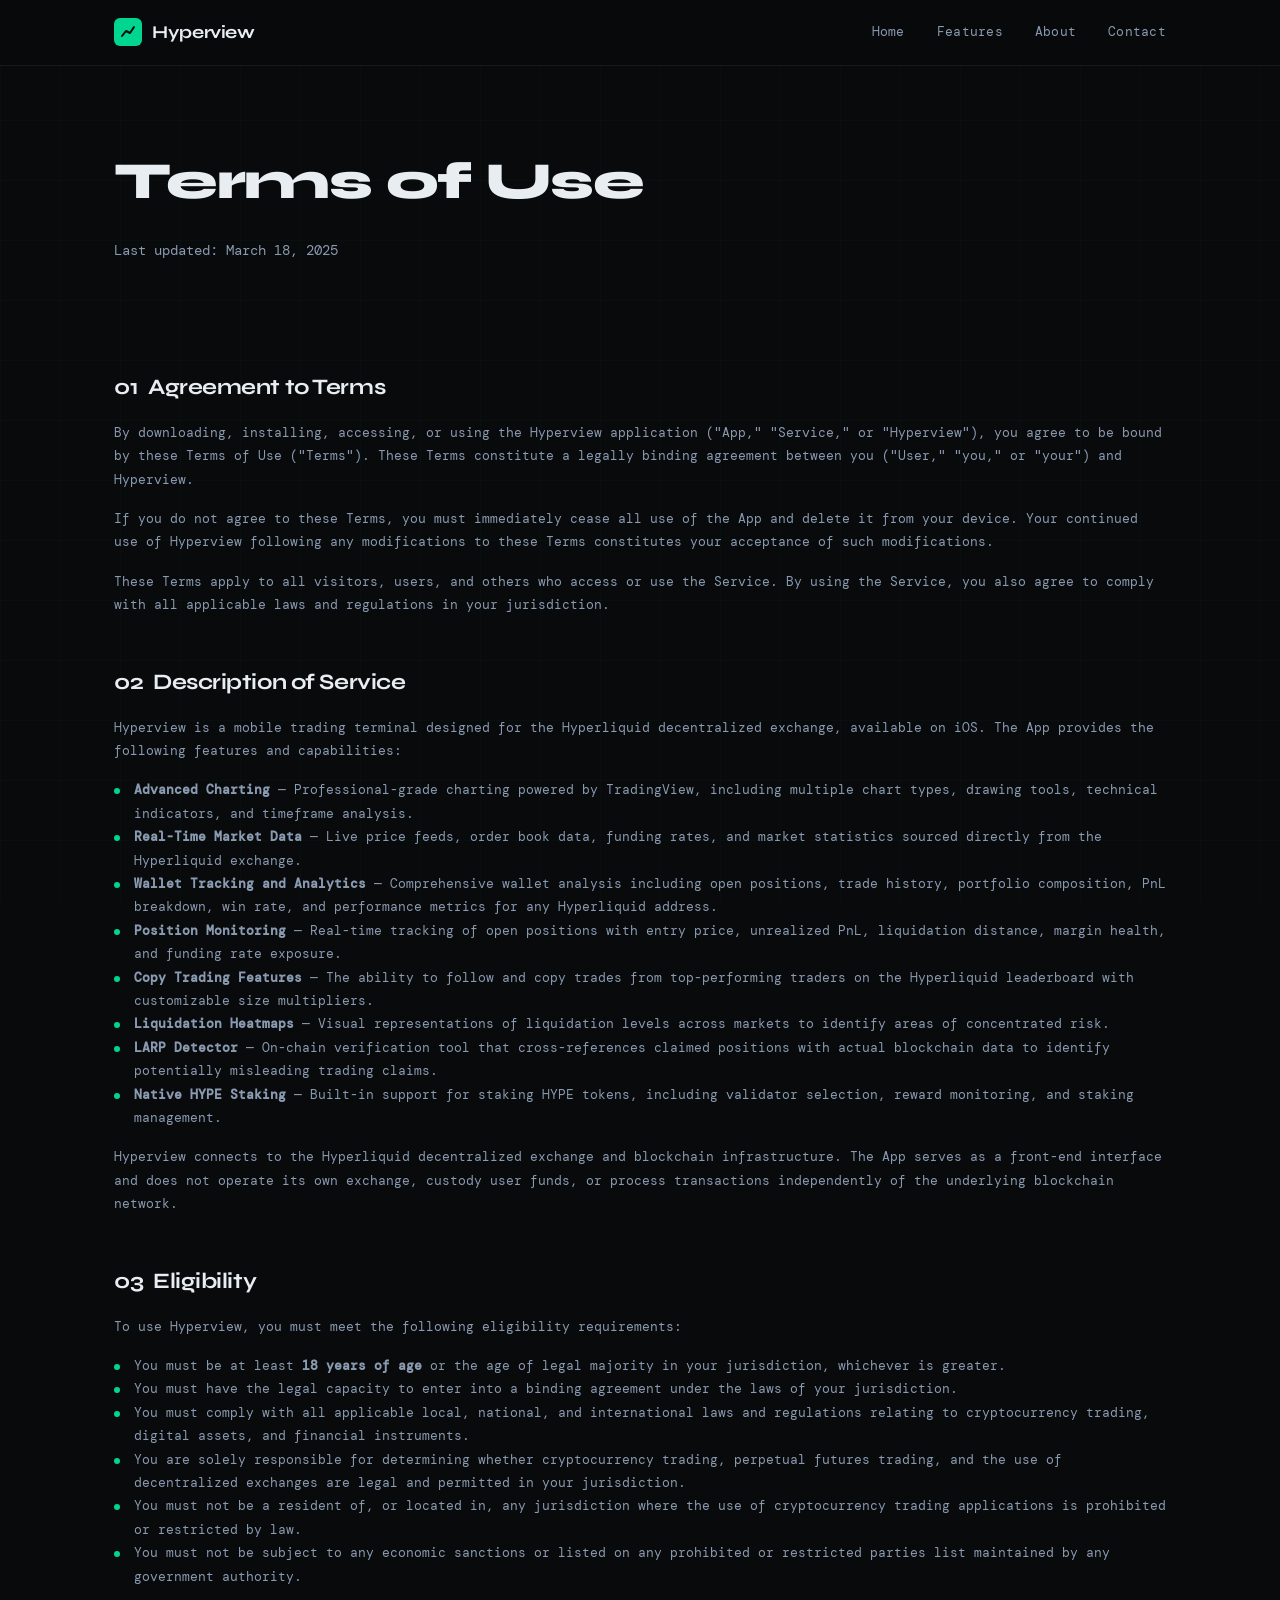
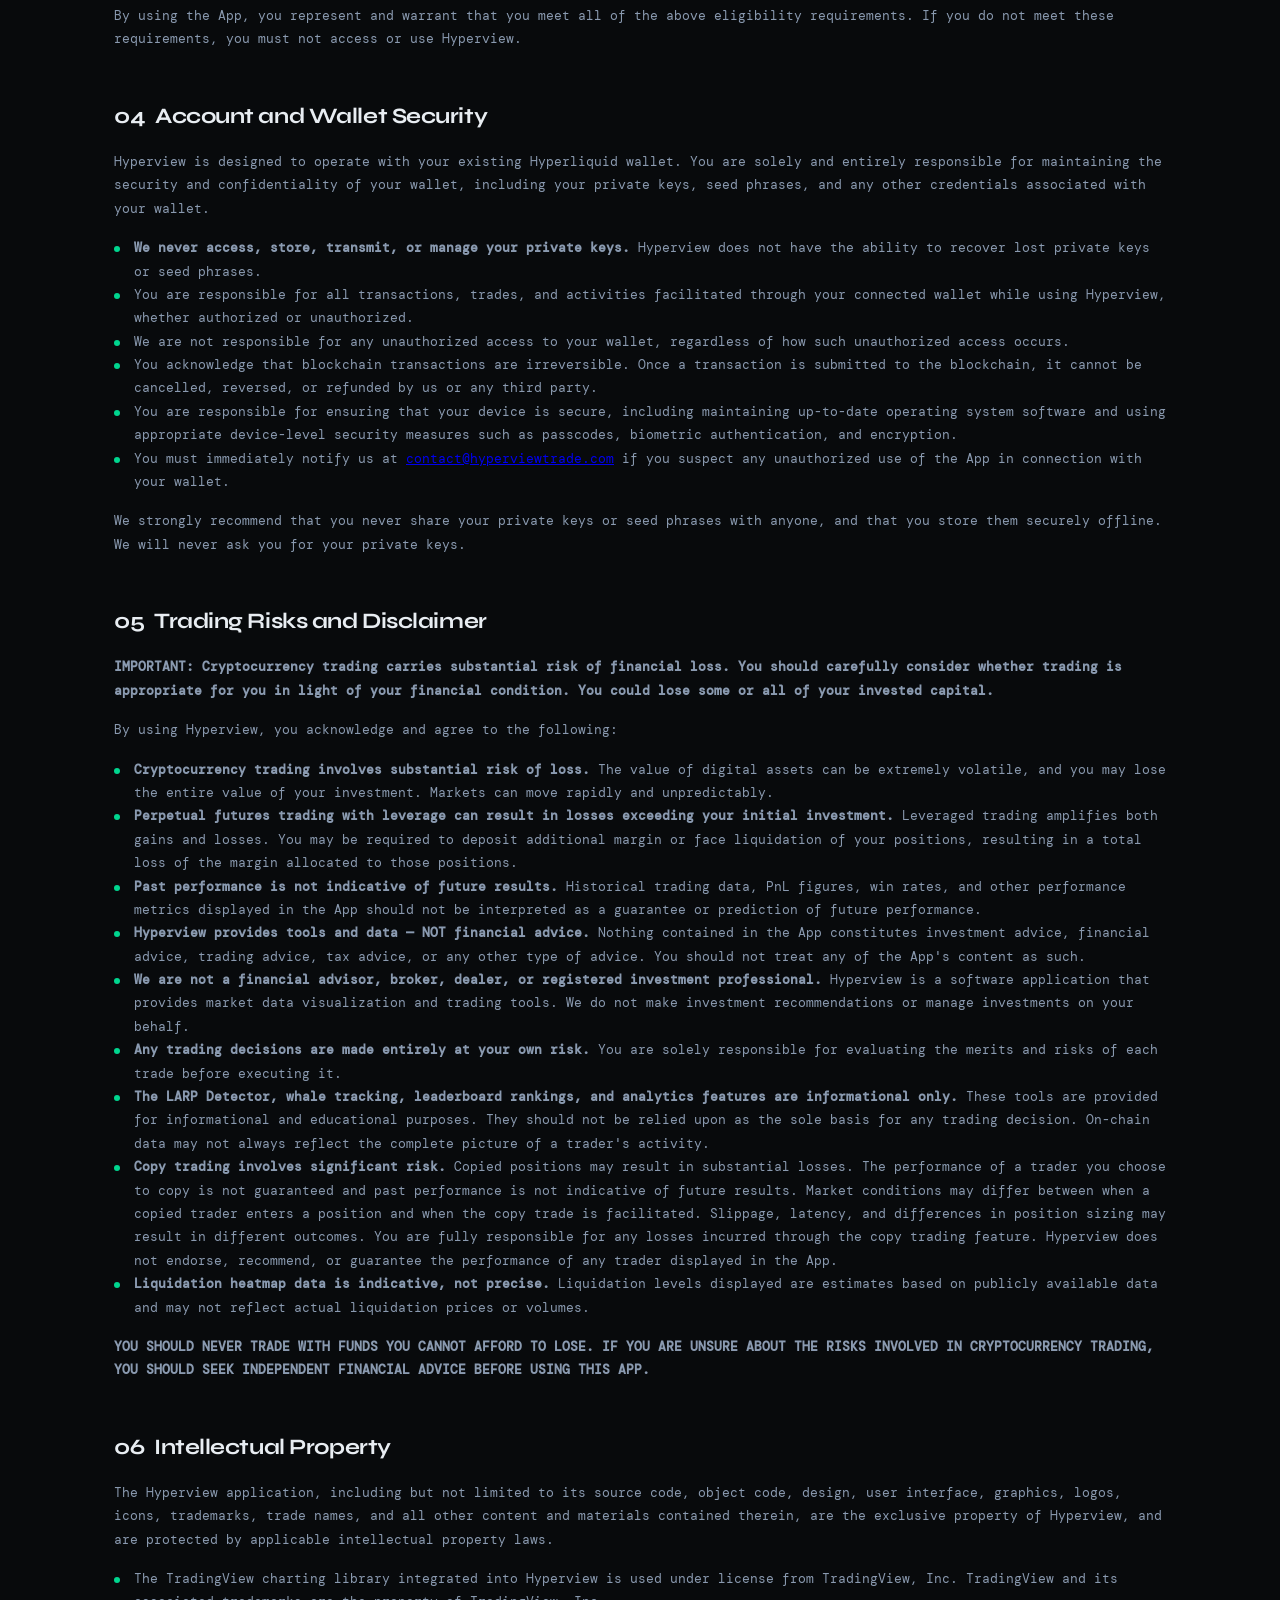
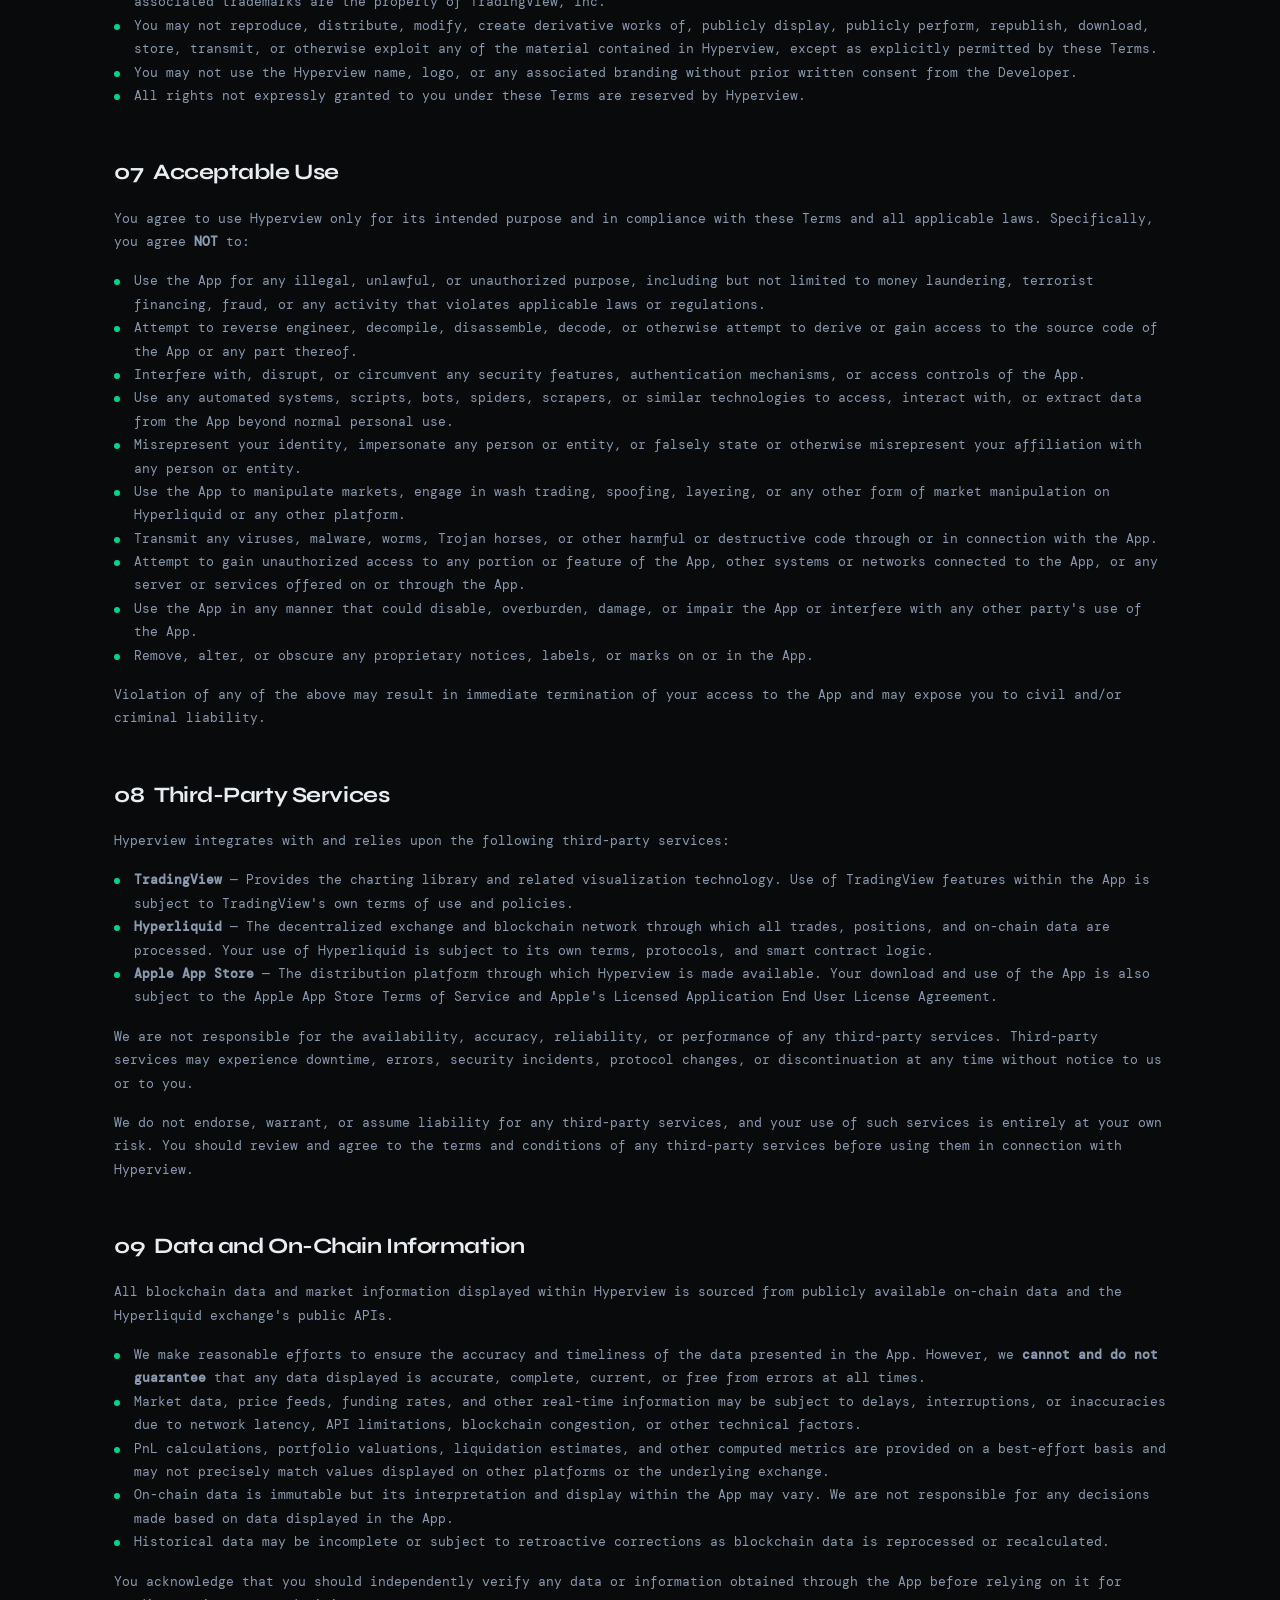
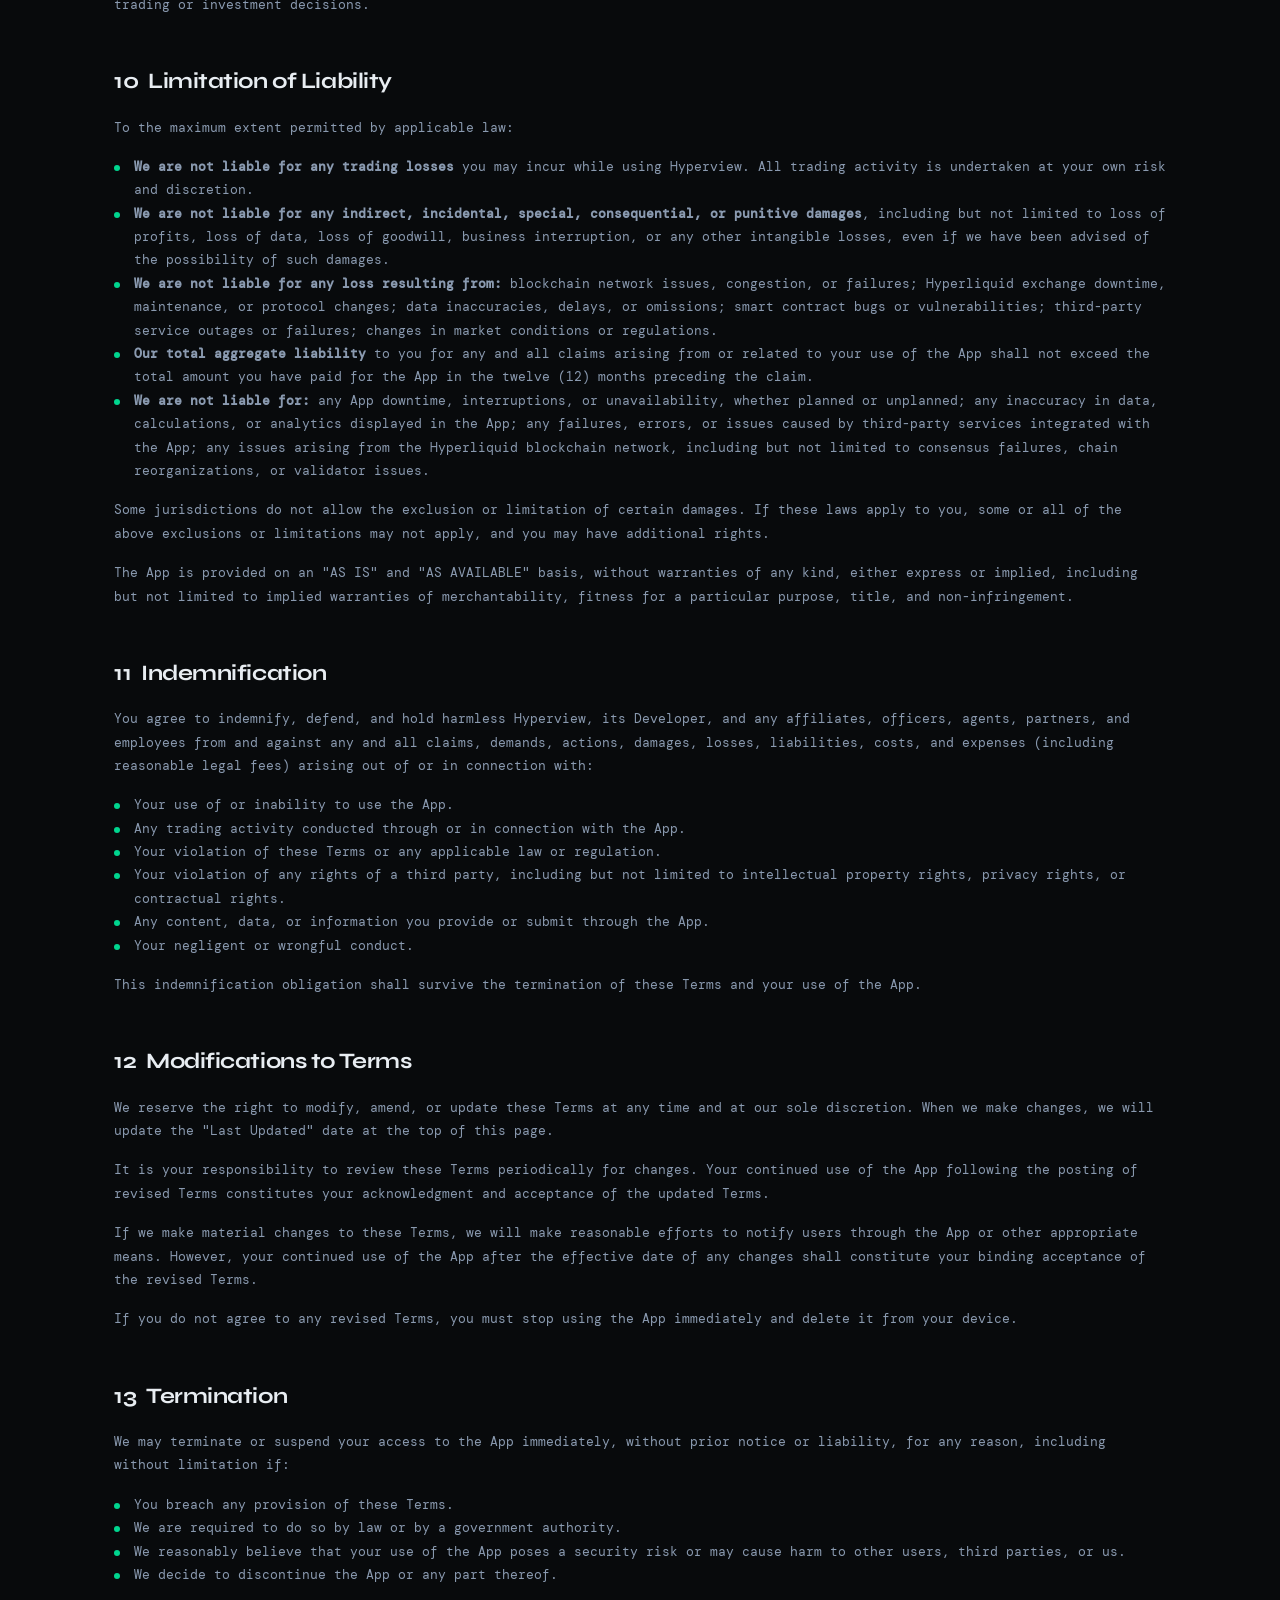
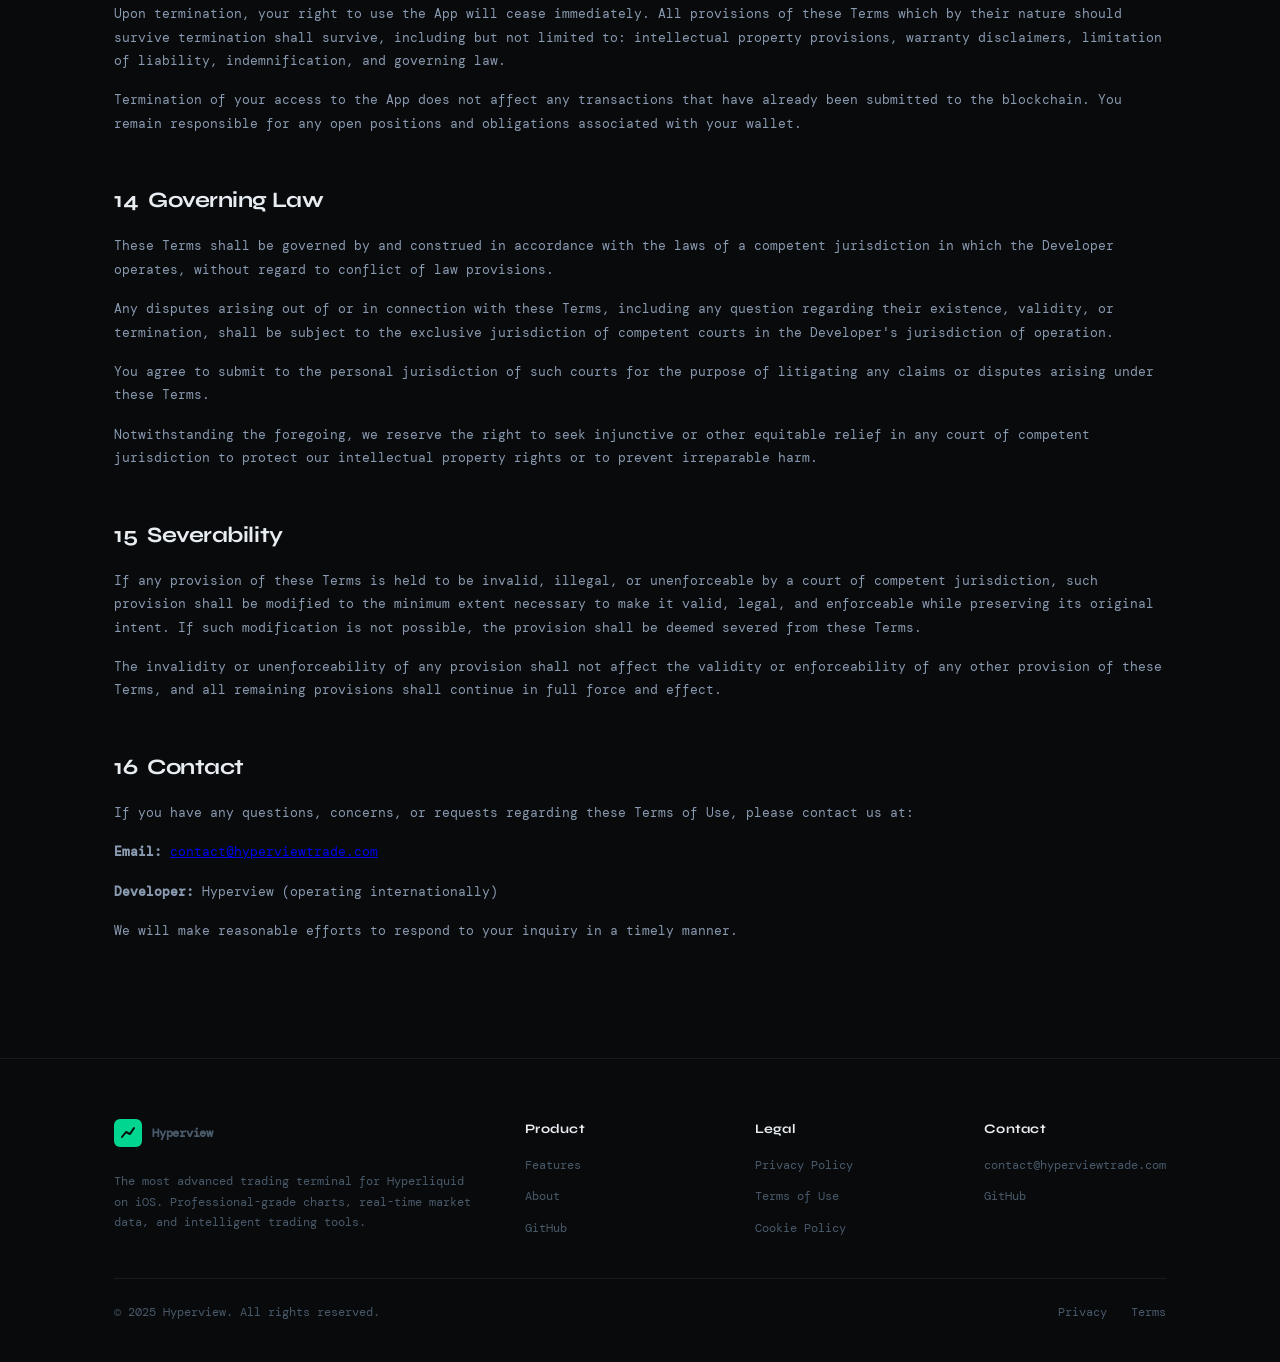
<file: terms.html>
<!DOCTYPE html>
<html lang="en">
<head>
<meta charset="UTF-8">
<meta name="viewport" content="width=device-width, initial-scale=1.0">
<title>Terms of Use — Hyperview</title>
<meta name="description" content="Hyperview Terms of Use — the terms and conditions governing your use of the Hyperview application.">
<link rel="preconnect" href="https://fonts.googleapis.com">
<link href="https://fonts.googleapis.com/css2?family=DM+Mono:wght@300;400;500&family=Syne:wght@400;500;600;700;800&display=swap" rel="stylesheet">
<link rel="stylesheet" href="style.css">
</head>
<body>

<nav>
 <div class="inner">
 <a href="/" class="logo">
 <div class="logo-mark"><svg viewBox="0 0 16 16"><path d="M2 12 L6 7 L10 9 L14 3" stroke="#080a0c" stroke-width="2" fill="none" stroke-linecap="round" stroke-linejoin="round"/></svg></div>
 Hyperview
 </a>
 <div class="nav-links">
 <a href="/">Home</a>
 <a href="/features.html">Features</a>
 <a href="/about.html">About</a>
 <a href="/contact.html">Contact</a>
 </div>
 <button class="menu-toggle" onclick="document.querySelector('nav').classList.toggle('nav-open')"><span></span><span></span><span></span></button>
 </div>
</nav>

<main>
 <div class="page-header">
 <div class="container">
 <h1>Terms of Use</h1>
 <p class="last-updated">Last updated: March 18, 2025</p>
 </div>
 </div>

 <section class="legal-content">
 <div class="container">
 <div class="content-inner">

 <!-- 1. Agreement to Terms -->
 <h2><span class="section-number">01</span>Agreement to Terms</h2>
 <p>By downloading, installing, accessing, or using the Hyperview application ("App," "Service," or "Hyperview"), you agree to be bound by these Terms of Use ("Terms"). These Terms constitute a legally binding agreement between you ("User," "you," or "your") and Hyperview.</p>
 <p>If you do not agree to these Terms, you must immediately cease all use of the App and delete it from your device. Your continued use of Hyperview following any modifications to these Terms constitutes your acceptance of such modifications.</p>
 <p>These Terms apply to all visitors, users, and others who access or use the Service. By using the Service, you also agree to comply with all applicable laws and regulations in your jurisdiction.</p>

 <!-- 2. Description of Service -->
 <h2><span class="section-number">02</span>Description of Service</h2>
 <p>Hyperview is a mobile trading terminal designed for the Hyperliquid decentralized exchange, available on iOS. The App provides the following features and capabilities:</p>
 <ul>
 <li><strong>Advanced Charting</strong> — Professional-grade charting powered by TradingView, including multiple chart types, drawing tools, technical indicators, and timeframe analysis.</li>
 <li><strong>Real-Time Market Data</strong> — Live price feeds, order book data, funding rates, and market statistics sourced directly from the Hyperliquid exchange.</li>
 <li><strong>Wallet Tracking and Analytics</strong> — Comprehensive wallet analysis including open positions, trade history, portfolio composition, PnL breakdown, win rate, and performance metrics for any Hyperliquid address.</li>
 <li><strong>Position Monitoring</strong> — Real-time tracking of open positions with entry price, unrealized PnL, liquidation distance, margin health, and funding rate exposure.</li>
 <li><strong>Copy Trading Features</strong> — The ability to follow and copy trades from top-performing traders on the Hyperliquid leaderboard with customizable size multipliers.</li>
 <li><strong>Liquidation Heatmaps</strong> — Visual representations of liquidation levels across markets to identify areas of concentrated risk.</li>
 <li><strong>LARP Detector</strong> — On-chain verification tool that cross-references claimed positions with actual blockchain data to identify potentially misleading trading claims.</li>
 <li><strong>Native HYPE Staking</strong> — Built-in support for staking HYPE tokens, including validator selection, reward monitoring, and staking management.</li>
 </ul>
 <p>Hyperview connects to the Hyperliquid decentralized exchange and blockchain infrastructure. The App serves as a front-end interface and does not operate its own exchange, custody user funds, or process transactions independently of the underlying blockchain network.</p>

 <!-- 3. Eligibility -->
 <h2><span class="section-number">03</span>Eligibility</h2>
 <p>To use Hyperview, you must meet the following eligibility requirements:</p>
 <ul>
 <li>You must be at least <strong>18 years of age</strong> or the age of legal majority in your jurisdiction, whichever is greater.</li>
 <li>You must have the legal capacity to enter into a binding agreement under the laws of your jurisdiction.</li>
 <li>You must comply with all applicable local, national, and international laws and regulations relating to cryptocurrency trading, digital assets, and financial instruments.</li>
 <li>You are solely responsible for determining whether cryptocurrency trading, perpetual futures trading, and the use of decentralized exchanges are legal and permitted in your jurisdiction.</li>
 <li>You must not be a resident of, or located in, any jurisdiction where the use of cryptocurrency trading applications is prohibited or restricted by law.</li>
 <li>You must not be subject to any economic sanctions or listed on any prohibited or restricted parties list maintained by any government authority.</li>
 </ul>
 <p>By using the App, you represent and warrant that you meet all of the above eligibility requirements. If you do not meet these requirements, you must not access or use Hyperview.</p>

 <!-- 4. Account and Wallet Security -->
 <h2><span class="section-number">04</span>Account and Wallet Security</h2>
 <p>Hyperview is designed to operate with your existing Hyperliquid wallet. You are solely and entirely responsible for maintaining the security and confidentiality of your wallet, including your private keys, seed phrases, and any other credentials associated with your wallet.</p>
 <ul>
 <li><strong>We never access, store, transmit, or manage your private keys.</strong> Hyperview does not have the ability to recover lost private keys or seed phrases.</li>
 <li>You are responsible for all transactions, trades, and activities facilitated through your connected wallet while using Hyperview, whether authorized or unauthorized.</li>
 <li>We are not responsible for any unauthorized access to your wallet, regardless of how such unauthorized access occurs.</li>
 <li>You acknowledge that blockchain transactions are irreversible. Once a transaction is submitted to the blockchain, it cannot be cancelled, reversed, or refunded by us or any third party.</li>
 <li>You are responsible for ensuring that your device is secure, including maintaining up-to-date operating system software and using appropriate device-level security measures such as passcodes, biometric authentication, and encryption.</li>
 <li>You must immediately notify us at <a href="mailto:contact@hyperviewtrade.com">contact@hyperviewtrade.com</a> if you suspect any unauthorized use of the App in connection with your wallet.</li>
 </ul>
 <p>We strongly recommend that you never share your private keys or seed phrases with anyone, and that you store them securely offline. We will never ask you for your private keys.</p>

 <!-- 5. Trading Risks and Disclaimer -->
 <h2><span class="section-number">05</span>Trading Risks and Disclaimer</h2>
 <div class="warning-box">
 <p><strong>IMPORTANT: Cryptocurrency trading carries substantial risk of financial loss. You should carefully consider whether trading is appropriate for you in light of your financial condition. You could lose some or all of your invested capital.</strong></p>
 </div>
 <p>By using Hyperview, you acknowledge and agree to the following:</p>
 <ul>
 <li><strong>Cryptocurrency trading involves substantial risk of loss.</strong> The value of digital assets can be extremely volatile, and you may lose the entire value of your investment. Markets can move rapidly and unpredictably.</li>
 <li><strong>Perpetual futures trading with leverage can result in losses exceeding your initial investment.</strong> Leveraged trading amplifies both gains and losses. You may be required to deposit additional margin or face liquidation of your positions, resulting in a total loss of the margin allocated to those positions.</li>
 <li><strong>Past performance is not indicative of future results.</strong> Historical trading data, PnL figures, win rates, and other performance metrics displayed in the App should not be interpreted as a guarantee or prediction of future performance.</li>
 <li><strong>Hyperview provides tools and data — NOT financial advice.</strong> Nothing contained in the App constitutes investment advice, financial advice, trading advice, tax advice, or any other type of advice. You should not treat any of the App's content as such.</li>
 <li><strong>We are not a financial advisor, broker, dealer, or registered investment professional.</strong> Hyperview is a software application that provides market data visualization and trading tools. We do not make investment recommendations or manage investments on your behalf.</li>
 <li><strong>Any trading decisions are made entirely at your own risk.</strong> You are solely responsible for evaluating the merits and risks of each trade before executing it.</li>
 <li><strong>The LARP Detector, whale tracking, leaderboard rankings, and analytics features are informational only.</strong> These tools are provided for informational and educational purposes. They should not be relied upon as the sole basis for any trading decision. On-chain data may not always reflect the complete picture of a trader's activity.</li>
 <li><strong>Copy trading involves significant risk.</strong> Copied positions may result in substantial losses. The performance of a trader you choose to copy is not guaranteed and past performance is not indicative of future results. Market conditions may differ between when a copied trader enters a position and when the copy trade is facilitated. Slippage, latency, and differences in position sizing may result in different outcomes. You are fully responsible for any losses incurred through the copy trading feature. Hyperview does not endorse, recommend, or guarantee the performance of any trader displayed in the App.</li>
 <li><strong>Liquidation heatmap data is indicative, not precise.</strong> Liquidation levels displayed are estimates based on publicly available data and may not reflect actual liquidation prices or volumes.</li>
 </ul>
 <div class="warning-box">
 <p><strong>YOU SHOULD NEVER TRADE WITH FUNDS YOU CANNOT AFFORD TO LOSE. IF YOU ARE UNSURE ABOUT THE RISKS INVOLVED IN CRYPTOCURRENCY TRADING, YOU SHOULD SEEK INDEPENDENT FINANCIAL ADVICE BEFORE USING THIS APP.</strong></p>
 </div>

 <!-- 6. Intellectual Property -->
 <h2><span class="section-number">06</span>Intellectual Property</h2>
 <p>The Hyperview application, including but not limited to its source code, object code, design, user interface, graphics, logos, icons, trademarks, trade names, and all other content and materials contained therein, are the exclusive property of Hyperview, and are protected by applicable intellectual property laws.</p>
 <ul>
 <li>The TradingView charting library integrated into Hyperview is used under license from TradingView, Inc. TradingView and its associated trademarks are the property of TradingView, Inc.</li>
 <li>You may not reproduce, distribute, modify, create derivative works of, publicly display, publicly perform, republish, download, store, transmit, or otherwise exploit any of the material contained in Hyperview, except as explicitly permitted by these Terms.</li>
 <li>You may not use the Hyperview name, logo, or any associated branding without prior written consent from the Developer.</li>
 <li>All rights not expressly granted to you under these Terms are reserved by Hyperview.</li>
 </ul>

 <!-- 7. Acceptable Use -->
 <h2><span class="section-number">07</span>Acceptable Use</h2>
 <p>You agree to use Hyperview only for its intended purpose and in compliance with these Terms and all applicable laws. Specifically, you agree <strong>NOT</strong> to:</p>
 <ul>
 <li>Use the App for any illegal, unlawful, or unauthorized purpose, including but not limited to money laundering, terrorist financing, fraud, or any activity that violates applicable laws or regulations.</li>
 <li>Attempt to reverse engineer, decompile, disassemble, decode, or otherwise attempt to derive or gain access to the source code of the App or any part thereof.</li>
 <li>Interfere with, disrupt, or circumvent any security features, authentication mechanisms, or access controls of the App.</li>
 <li>Use any automated systems, scripts, bots, spiders, scrapers, or similar technologies to access, interact with, or extract data from the App beyond normal personal use.</li>
 <li>Misrepresent your identity, impersonate any person or entity, or falsely state or otherwise misrepresent your affiliation with any person or entity.</li>
 <li>Use the App to manipulate markets, engage in wash trading, spoofing, layering, or any other form of market manipulation on Hyperliquid or any other platform.</li>
 <li>Transmit any viruses, malware, worms, Trojan horses, or other harmful or destructive code through or in connection with the App.</li>
 <li>Attempt to gain unauthorized access to any portion or feature of the App, other systems or networks connected to the App, or any server or services offered on or through the App.</li>
 <li>Use the App in any manner that could disable, overburden, damage, or impair the App or interfere with any other party's use of the App.</li>
 <li>Remove, alter, or obscure any proprietary notices, labels, or marks on or in the App.</li>
 </ul>
 <p>Violation of any of the above may result in immediate termination of your access to the App and may expose you to civil and/or criminal liability.</p>

 <!-- 8. Third-Party Services -->
 <h2><span class="section-number">08</span>Third-Party Services</h2>
 <p>Hyperview integrates with and relies upon the following third-party services:</p>
 <ul>
 <li><strong>TradingView</strong> — Provides the charting library and related visualization technology. Use of TradingView features within the App is subject to TradingView's own terms of use and policies.</li>
 <li><strong>Hyperliquid</strong> — The decentralized exchange and blockchain network through which all trades, positions, and on-chain data are processed. Your use of Hyperliquid is subject to its own terms, protocols, and smart contract logic.</li>
 <li><strong>Apple App Store</strong> — The distribution platform through which Hyperview is made available. Your download and use of the App is also subject to the Apple App Store Terms of Service and Apple's Licensed Application End User License Agreement.</li>
 </ul>
 <p>We are not responsible for the availability, accuracy, reliability, or performance of any third-party services. Third-party services may experience downtime, errors, security incidents, protocol changes, or discontinuation at any time without notice to us or to you.</p>
 <p>We do not endorse, warrant, or assume liability for any third-party services, and your use of such services is entirely at your own risk. You should review and agree to the terms and conditions of any third-party services before using them in connection with Hyperview.</p>

 <!-- 9. Data and On-Chain Information -->
 <h2><span class="section-number">09</span>Data and On-Chain Information</h2>
 <p>All blockchain data and market information displayed within Hyperview is sourced from publicly available on-chain data and the Hyperliquid exchange's public APIs.</p>
 <ul>
 <li>We make reasonable efforts to ensure the accuracy and timeliness of the data presented in the App. However, we <strong>cannot and do not guarantee</strong> that any data displayed is accurate, complete, current, or free from errors at all times.</li>
 <li>Market data, price feeds, funding rates, and other real-time information may be subject to delays, interruptions, or inaccuracies due to network latency, API limitations, blockchain congestion, or other technical factors.</li>
 <li>PnL calculations, portfolio valuations, liquidation estimates, and other computed metrics are provided on a best-effort basis and may not precisely match values displayed on other platforms or the underlying exchange.</li>
 <li>On-chain data is immutable but its interpretation and display within the App may vary. We are not responsible for any decisions made based on data displayed in the App.</li>
 <li>Historical data may be incomplete or subject to retroactive corrections as blockchain data is reprocessed or recalculated.</li>
 </ul>
 <p>You acknowledge that you should independently verify any data or information obtained through the App before relying on it for trading or investment decisions.</p>

 <!-- 10. Limitation of Liability -->
 <h2><span class="section-number">10</span>Limitation of Liability</h2>
 <p>To the maximum extent permitted by applicable law:</p>
 <ul>
 <li><strong>We are not liable for any trading losses</strong> you may incur while using Hyperview. All trading activity is undertaken at your own risk and discretion.</li>
 <li><strong>We are not liable for any indirect, incidental, special, consequential, or punitive damages</strong>, including but not limited to loss of profits, loss of data, loss of goodwill, business interruption, or any other intangible losses, even if we have been advised of the possibility of such damages.</li>
 <li><strong>We are not liable for any loss resulting from:</strong> blockchain network issues, congestion, or failures; Hyperliquid exchange downtime, maintenance, or protocol changes; data inaccuracies, delays, or omissions; smart contract bugs or vulnerabilities; third-party service outages or failures; changes in market conditions or regulations.</li>
 <li><strong>Our total aggregate liability</strong> to you for any and all claims arising from or related to your use of the App shall not exceed the total amount you have paid for the App in the twelve (12) months preceding the claim.</li>
 <li><strong>We are not liable for:</strong> any App downtime, interruptions, or unavailability, whether planned or unplanned; any inaccuracy in data, calculations, or analytics displayed in the App; any failures, errors, or issues caused by third-party services integrated with the App; any issues arising from the Hyperliquid blockchain network, including but not limited to consensus failures, chain reorganizations, or validator issues.</li>
 </ul>
 <p>Some jurisdictions do not allow the exclusion or limitation of certain damages. If these laws apply to you, some or all of the above exclusions or limitations may not apply, and you may have additional rights.</p>
 <p>The App is provided on an "AS IS" and "AS AVAILABLE" basis, without warranties of any kind, either express or implied, including but not limited to implied warranties of merchantability, fitness for a particular purpose, title, and non-infringement.</p>

 <!-- 11. Indemnification -->
 <h2><span class="section-number">11</span>Indemnification</h2>
 <p>You agree to indemnify, defend, and hold harmless Hyperview, its Developer, and any affiliates, officers, agents, partners, and employees from and against any and all claims, demands, actions, damages, losses, liabilities, costs, and expenses (including reasonable legal fees) arising out of or in connection with:</p>
 <ul>
 <li>Your use of or inability to use the App.</li>
 <li>Any trading activity conducted through or in connection with the App.</li>
 <li>Your violation of these Terms or any applicable law or regulation.</li>
 <li>Your violation of any rights of a third party, including but not limited to intellectual property rights, privacy rights, or contractual rights.</li>
 <li>Any content, data, or information you provide or submit through the App.</li>
 <li>Your negligent or wrongful conduct.</li>
 </ul>
 <p>This indemnification obligation shall survive the termination of these Terms and your use of the App.</p>

 <!-- 12. Modifications to Terms -->
 <h2><span class="section-number">12</span>Modifications to Terms</h2>
 <p>We reserve the right to modify, amend, or update these Terms at any time and at our sole discretion. When we make changes, we will update the "Last Updated" date at the top of this page.</p>
 <p>It is your responsibility to review these Terms periodically for changes. Your continued use of the App following the posting of revised Terms constitutes your acknowledgment and acceptance of the updated Terms.</p>
 <p>If we make material changes to these Terms, we will make reasonable efforts to notify users through the App or other appropriate means. However, your continued use of the App after the effective date of any changes shall constitute your binding acceptance of the revised Terms.</p>
 <p>If you do not agree to any revised Terms, you must stop using the App immediately and delete it from your device.</p>

 <!-- 13. Termination -->
 <h2><span class="section-number">13</span>Termination</h2>
 <p>We may terminate or suspend your access to the App immediately, without prior notice or liability, for any reason, including without limitation if:</p>
 <ul>
 <li>You breach any provision of these Terms.</li>
 <li>We are required to do so by law or by a government authority.</li>
 <li>We reasonably believe that your use of the App poses a security risk or may cause harm to other users, third parties, or us.</li>
 <li>We decide to discontinue the App or any part thereof.</li>
 </ul>
 <p>Upon termination, your right to use the App will cease immediately. All provisions of these Terms which by their nature should survive termination shall survive, including but not limited to: intellectual property provisions, warranty disclaimers, limitation of liability, indemnification, and governing law.</p>
 <p>Termination of your access to the App does not affect any transactions that have already been submitted to the blockchain. You remain responsible for any open positions and obligations associated with your wallet.</p>

 <!-- 14. Governing Law -->
 <h2><span class="section-number">14</span>Governing Law</h2>
 <p>These Terms shall be governed by and construed in accordance with the laws of a competent jurisdiction in which the Developer operates, without regard to conflict of law provisions.</p>
 <p>Any disputes arising out of or in connection with these Terms, including any question regarding their existence, validity, or termination, shall be subject to the exclusive jurisdiction of competent courts in the Developer's jurisdiction of operation.</p>
 <p>You agree to submit to the personal jurisdiction of such courts for the purpose of litigating any claims or disputes arising under these Terms.</p>
 <p>Notwithstanding the foregoing, we reserve the right to seek injunctive or other equitable relief in any court of competent jurisdiction to protect our intellectual property rights or to prevent irreparable harm.</p>

 <!-- 15. Severability -->
 <h2><span class="section-number">15</span>Severability</h2>
 <p>If any provision of these Terms is held to be invalid, illegal, or unenforceable by a court of competent jurisdiction, such provision shall be modified to the minimum extent necessary to make it valid, legal, and enforceable while preserving its original intent. If such modification is not possible, the provision shall be deemed severed from these Terms.</p>
 <p>The invalidity or unenforceability of any provision shall not affect the validity or enforceability of any other provision of these Terms, and all remaining provisions shall continue in full force and effect.</p>

 <!-- 16. Contact -->
 <h2><span class="section-number">16</span>Contact</h2>
 <p>If you have any questions, concerns, or requests regarding these Terms of Use, please contact us at:</p>
 <p><strong>Email:</strong> <a href="mailto:contact@hyperviewtrade.com">contact@hyperviewtrade.com</a></p>
 <p><strong>Developer:</strong> Hyperview (operating internationally)</p>
 <p>We will make reasonable efforts to respond to your inquiry in a timely manner.</p>

 </div>
 </div>
 </section>
</main>

<footer>
 <div class="container">
 <div class="footer-grid">
 <div class="footer-col">
 <a href="/" class="logo"><div class="logo-mark"><svg viewBox="0 0 16 16"><path d="M2 12 L6 7 L10 9 L14 3" stroke="#080a0c" stroke-width="2" fill="none" stroke-linecap="round" stroke-linejoin="round"/></svg></div>Hyperview</a>
 <p class="footer-desc">The most advanced trading terminal for Hyperliquid on iOS. Professional-grade charts, real-time market data, and intelligent trading tools.</p>
 </div>
 <div class="footer-col">
 <h4 class="footer-col-title">Product</h4>
 <a href="/features.html">Features</a>
 <a href="/about.html">About</a>
 <a href="https://github.com/hyperviewtrade">GitHub</a>
 </div>
 <div class="footer-col">
 <h4 class="footer-col-title">Legal</h4>
 <a href="/privacy.html">Privacy Policy</a>
 <a href="/terms.html">Terms of Use</a>
 <a href="/cookies.html">Cookie Policy</a>
 </div>
 <div class="footer-col">
 <h4 class="footer-col-title">Contact</h4>
 <a href="mailto:contact@hyperviewtrade.com">contact@hyperviewtrade.com</a>
 <a href="https://github.com/hyperviewtrade">GitHub</a>
 </div>
 </div>
 <div class="footer-bottom">
 <p class="footer-copy">&copy; 2025 Hyperview. All rights reserved.</p>
 <div class="footer-bottom-links">
 <a href="/privacy.html">Privacy</a>
 <a href="/terms.html">Terms</a>
 </div>
 </div>
 </div>
</footer>

</body>
</html>
</file>
<file: style.css>
/* ============================================
   HYPERVIEW — Shared Stylesheet
   ============================================ */

*, *::before, *::after { box-sizing: border-box; margin: 0; padding: 0; }

:root {
  --bg: #080a0c;
  --bg2: #0d1117;
  --bg3: #131920;
  --border: rgba(255,255,255,0.07);
  --border2: rgba(255,255,255,0.12);
  --green: #00d68f;
  --green2: #00b87a;
  --green-dim: rgba(0,214,143,0.12);
  --green-dim2: rgba(0,214,143,0.06);
  --text: #e8edf2;
  --text2: #8a9ab0;
  --text3: #4a5a6a;
  --red: #ff4d6a;
  --blue: #3b82f6;
}

html { scroll-behavior: smooth; }

body {
  background: var(--bg);
  color: var(--text);
  font-family: 'Syne', sans-serif;
  line-height: 1.6;
  overflow-x: hidden;
}

/* GRID BACKGROUND */
body::before {
  content: '';
  position: fixed;
  inset: 0;
  background-image:
    linear-gradient(rgba(0,214,143,0.03) 1px, transparent 1px),
    linear-gradient(90deg, rgba(0,214,143,0.03) 1px, transparent 1px);
  background-size: 60px 60px;
  pointer-events: none;
  z-index: 0;
}

.container { max-width: 1100px; margin: 0 auto; padding: 0 24px; position: relative; z-index: 1; }

/* ============================================
   NAV
   ============================================ */
nav {
  position: fixed;
  top: 0; left: 0; right: 0;
  z-index: 100;
  padding: 18px 0;
  border-bottom: 1px solid var(--border);
  background: rgba(8,10,12,0.85);
  backdrop-filter: blur(12px);
}

nav .inner {
  max-width: 1100px;
  margin: 0 auto;
  padding: 0 24px;
  display: flex;
  align-items: center;
  justify-content: space-between;
}

.logo {
  display: flex;
  align-items: center;
  gap: 10px;
  font-size: 18px;
  font-weight: 700;
  letter-spacing: -0.02em;
  color: var(--text);
  text-decoration: none;
}

.logo-mark {
  width: 28px;
  height: 28px;
  background: var(--green);
  border-radius: 6px;
  display: flex;
  align-items: center;
  justify-content: center;
}

.logo-mark svg { width: 16px; height: 16px; fill: #080a0c; }

.nav-badge {
  font-family: 'DM Mono', monospace;
  font-size: 11px;
  font-weight: 400;
  color: var(--green);
  background: var(--green-dim);
  border: 1px solid rgba(0,214,143,0.2);
  padding: 4px 10px;
  border-radius: 20px;
  letter-spacing: 0.05em;
}

/* NAV LINKS */
.nav-links { display: flex; align-items: center; gap: 32px; }
.nav-links a { font-family: 'DM Mono', monospace; font-size: 13px; color: var(--text2); text-decoration: none; transition: color 0.2s; letter-spacing: 0.02em; }
.nav-links a:hover { color: var(--green); }

/* HAMBURGER MENU */
.menu-toggle { display: none; background: none; border: none; cursor: pointer; padding: 8px; flex-direction: column; gap: 5px; }
.menu-toggle span { display: block; width: 22px; height: 2px; background: var(--text2); border-radius: 2px; transition: 0.3s; }

@media (max-width: 768px) {
  .menu-toggle { display: flex; }
  .nav-links {
    display: none;
    position: absolute;
    top: 100%;
    left: 0;
    right: 0;
    background: rgba(8,10,12,0.95);
    backdrop-filter: blur(12px);
    flex-direction: column;
    padding: 24px;
    border-bottom: 1px solid var(--border);
    gap: 20px;
  }
  nav.nav-open .nav-links { display: flex; }
}

/* ============================================
   HERO
   ============================================ */
.hero {
  padding: 160px 0 100px;
  position: relative;
  z-index: 1;
}

.hero-eyebrow {
  font-family: 'DM Mono', monospace;
  font-size: 12px;
  font-weight: 400;
  color: var(--green);
  letter-spacing: 0.15em;
  text-transform: uppercase;
  margin-bottom: 28px;
  display: flex;
  align-items: center;
  gap: 10px;
}

.hero-eyebrow::before {
  content: '';
  display: block;
  width: 24px;
  height: 1px;
  background: var(--green);
}

.hero h1 {
  font-size: clamp(42px, 7vw, 82px);
  font-weight: 800;
  line-height: 1.0;
  letter-spacing: -0.04em;
  margin-bottom: 28px;
  color: var(--text);
}

.hero h1 .accent { color: var(--green); }

.hero-desc {
  font-size: 18px;
  font-weight: 400;
  color: var(--text2);
  max-width: 520px;
  line-height: 1.7;
  margin-bottom: 48px;
  font-family: 'DM Mono', monospace;
}

.hero-actions {
  display: flex;
  align-items: center;
  gap: 16px;
  flex-wrap: wrap;
}

.btn-primary {
  display: inline-flex;
  align-items: center;
  gap: 8px;
  background: var(--green);
  color: #080a0c;
  font-family: 'Syne', sans-serif;
  font-size: 14px;
  font-weight: 700;
  padding: 14px 28px;
  border-radius: 8px;
  text-decoration: none;
  letter-spacing: 0.01em;
  transition: background 0.2s, transform 0.15s;
}

.btn-primary:hover { background: var(--green2); transform: translateY(-1px); }

.btn-secondary {
  display: inline-flex;
  align-items: center;
  gap: 8px;
  background: transparent;
  color: var(--text2);
  font-family: 'DM Mono', monospace;
  font-size: 13px;
  font-weight: 400;
  padding: 14px 24px;
  border-radius: 8px;
  text-decoration: none;
  border: 1px solid var(--border2);
  transition: border-color 0.2s, color 0.2s;
}

.btn-secondary:hover { border-color: var(--green); color: var(--green); }

.hero-markets {
  display: inline-flex;
  align-items: baseline;
  gap: 10px;
  margin-bottom: 32px;
  padding: 12px 20px;
  background: var(--green-dim2);
  border: 1px solid rgba(0,214,143,0.15);
  border-radius: 10px;
}

.markets-num {
  font-size: 22px;
  font-weight: 800;
  color: var(--green);
  letter-spacing: -0.03em;
}

.markets-text {
  font-family: 'DM Mono', monospace;
  font-size: 13px;
  color: var(--text2);
}

.markets-sep {
  color: var(--text3);
  font-size: 14px;
  line-height: 1;
  align-self: center;
}

.markets-hip {
  font-family: 'DM Mono', monospace;
  font-size: 12px;
  color: var(--green);
  background: var(--green-dim);
  border: 1px solid rgba(0,214,143,0.2);
  padding: 3px 10px;
  border-radius: 20px;
  align-self: center;
}

/* ============================================
   CHART PREVIEW
   ============================================ */
.chart-preview {
  margin-top: 80px;
  border-radius: 16px;
  border: 1px solid var(--border2);
  background: var(--bg2);
  overflow: hidden;
  position: relative;
}

.chart-topbar {
  display: flex;
  align-items: center;
  justify-content: space-between;
  padding: 12px 20px;
  border-bottom: 1px solid var(--border);
  background: var(--bg3);
}

.chart-pair {
  display: flex;
  align-items: center;
  gap: 10px;
}

.pair-icon {
  width: 28px;
  height: 28px;
  background: var(--green-dim);
  border-radius: 50%;
  border: 1px solid rgba(0,214,143,0.3);
  display: flex;
  align-items: center;
  justify-content: center;
  font-family: 'DM Mono', monospace;
  font-size: 9px;
  color: var(--green);
  font-weight: 500;
}

.pair-name {
  font-size: 14px;
  font-weight: 700;
  letter-spacing: 0.02em;
}

.pair-interval {
  font-family: 'DM Mono', monospace;
  font-size: 11px;
  color: var(--text3);
  margin-left: 4px;
}

.chart-price {
  display: flex;
  align-items: baseline;
  gap: 8px;
}

.price-val {
  font-family: 'DM Mono', monospace;
  font-size: 16px;
  font-weight: 500;
  color: var(--text);
}

.price-chg {
  font-family: 'DM Mono', monospace;
  font-size: 12px;
  color: var(--green);
}

.chart-area {
  padding: 20px;
  height: 240px;
  position: relative;
  overflow: hidden;
}

.chart-svg { width: 100%; height: 100%; }

/* ============================================
   FEATURE BLOCKS
   ============================================ */
.feature-block {
  display: grid;
  grid-template-columns: 1fr 1fr;
  gap: 80px;
  align-items: center;
  margin-bottom: 120px;
}

.feature-block.reverse { direction: rtl; }
.feature-block.reverse > * { direction: ltr; }

.feature-tag {
  font-family: 'DM Mono', monospace;
  font-size: 11px;
  letter-spacing: 0.15em;
  text-transform: uppercase;
  color: var(--green);
  margin-bottom: 16px;
}

.feature-block-text h2 {
  font-size: clamp(28px, 3.5vw, 40px);
  font-weight: 800;
  letter-spacing: -0.03em;
  line-height: 1.1;
  margin-bottom: 20px;
}

.feature-block-text p {
  font-family: 'DM Mono', monospace;
  font-size: 14px;
  color: var(--text2);
  line-height: 1.8;
  margin-bottom: 24px;
  font-weight: 300;
}

.feature-block-text .highlight {
  color: var(--green);
  font-weight: 500;
}

.feature-list {
  list-style: none;
  display: flex;
  flex-direction: column;
  gap: 10px;
}

.feature-list li {
  font-family: 'DM Mono', monospace;
  font-size: 13px;
  color: var(--text2);
  display: flex;
  align-items: center;
  gap: 10px;
}

.feature-list li::before {
  content: '';
  display: block;
  width: 6px;
  height: 6px;
  border-radius: 50%;
  background: var(--green);
  flex-shrink: 0;
}

/* ============================================
   MOCK CARDS
   ============================================ */
.feature-block-visual {
  display: flex;
  align-items: center;
  justify-content: center;
}

.mock-card {
  background: var(--bg2);
  border: 1px solid var(--border2);
  border-radius: 16px;
  padding: 24px;
  width: 100%;
  max-width: 340px;
}

.mock-header {
  display: flex;
  align-items: center;
  justify-content: space-between;
  margin-bottom: 20px;
}

.mock-title {
  font-size: 15px;
  font-weight: 700;
  letter-spacing: -0.01em;
}

.mock-badge {
  font-family: 'DM Mono', monospace;
  font-size: 10px;
  font-weight: 500;
  padding: 4px 10px;
  border-radius: 20px;
  letter-spacing: 0.05em;
}

.mock-badge.long { background: rgba(0,214,143,0.12); color: var(--green); border: 1px solid rgba(0,214,143,0.2); }
.mock-badge.neutral { background: rgba(255,255,255,0.06); color: var(--text2); border: 1px solid var(--border2); }
.mock-badge.purple { background: rgba(139,92,246,0.12); color: #a78bfa; border: 1px solid rgba(139,92,246,0.2); }
.mock-badge.green-badge { background: rgba(0,214,143,0.12); color: var(--green); border: 1px solid rgba(0,214,143,0.2); }

.mock-pnl {
  font-size: 32px;
  font-weight: 800;
  letter-spacing: -0.03em;
  line-height: 1;
  margin-bottom: 6px;
  display: block;
}

.mock-pnl-sub {
  font-family: 'DM Mono', monospace;
  font-size: 12px;
  color: var(--text3);
  margin-bottom: 20px;
}

.mock-divider {
  height: 1px;
  background: var(--border);
  margin: 16px 0;
}

.mock-row {
  display: flex;
  justify-content: space-between;
  align-items: center;
  margin-bottom: 10px;
}

.mock-label {
  font-family: 'DM Mono', monospace;
  font-size: 12px;
  color: var(--text3);
}

.mock-val {
  font-family: 'DM Mono', monospace;
  font-size: 13px;
  color: var(--text);
  font-weight: 500;
}

.mock-larp {
  display: flex;
  align-items: center;
  gap: 8px;
}

.larp-dot {
  width: 8px;
  height: 8px;
  border-radius: 50%;
  flex-shrink: 0;
}

.green-dot { background: var(--green); box-shadow: 0 0 6px var(--green); }

.larp-score {
  font-family: 'DM Mono', monospace;
  font-size: 12px;
  font-weight: 500;
  margin-left: auto;
}

.mock-stats-grid {
  display: grid;
  grid-template-columns: 1fr 1fr;
  gap: 12px;
  margin-bottom: 4px;
}

.mock-stat {
  background: var(--bg3);
  border-radius: 10px;
  padding: 12px;
  display: flex;
  flex-direction: column;
  gap: 4px;
}

.mock-stat-val {
  font-size: 18px;
  font-weight: 800;
  letter-spacing: -0.02em;
}

.mock-stat-label {
  font-family: 'DM Mono', monospace;
  font-size: 10px;
  color: var(--text3);
  letter-spacing: 0.03em;
}

/* ============================================
   LEADERBOARD
   ============================================ */
.mock-leaderboard { display: flex; flex-direction: column; gap: 12px; }

.lb-row {
  display: flex;
  align-items: center;
  gap: 12px;
  padding: 10px 12px;
  background: var(--bg3);
  border-radius: 10px;
}

.lb-rank {
  font-family: 'DM Mono', monospace;
  font-size: 11px;
  color: var(--text3);
  width: 20px;
  flex-shrink: 0;
}

.lb-info {
  flex: 1;
  display: flex;
  flex-direction: column;
  gap: 2px;
}

.lb-addr {
  font-family: 'DM Mono', monospace;
  font-size: 12px;
  font-weight: 500;
  color: var(--text);
}

.lb-pos {
  font-family: 'DM Mono', monospace;
  font-size: 10px;
  color: var(--text3);
}

.lb-right {
  display: flex;
  flex-direction: column;
  align-items: flex-end;
  gap: 4px;
}

.lb-pnl {
  font-family: 'DM Mono', monospace;
  font-size: 12px;
  font-weight: 500;
}

.copy-btn {
  font-family: 'DM Mono', monospace;
  font-size: 10px;
  color: var(--green);
  background: var(--green-dim);
  border: 1px solid rgba(0,214,143,0.2);
  border-radius: 6px;
  padding: 3px 8px;
  cursor: pointer;
  letter-spacing: 0.03em;
}

/* ============================================
   STAKING ACTIONS
   ============================================ */
.mock-actions {
  display: flex;
  gap: 8px;
}

.mock-action-btn {
  flex: 1;
  font-family: 'DM Mono', monospace;
  font-size: 12px;
  padding: 10px;
  border-radius: 8px;
  cursor: pointer;
  font-weight: 500;
}

.mock-action-btn.primary {
  background: var(--green);
  color: #080a0c;
  border: none;
}

.mock-action-btn.secondary {
  background: transparent;
  color: var(--text2);
  border: 1px solid var(--border2);
}

.green { color: var(--green); }
.red { color: var(--red); }

/* ============================================
   SECTIONS
   ============================================ */
.section {
  padding: 100px 0;
  position: relative;
  z-index: 1;
}

.section-label {
  font-family: 'DM Mono', monospace;
  font-size: 11px;
  letter-spacing: 0.15em;
  text-transform: uppercase;
  color: var(--text3);
  margin-bottom: 48px;
  display: flex;
  align-items: center;
  gap: 12px;
}

.section-label::after {
  content: '';
  flex: 1;
  height: 1px;
  background: var(--border);
}

/* ============================================
   FEATURES GRID
   ============================================ */
.features-grid {
  display: grid;
  grid-template-columns: repeat(auto-fit, minmax(280px, 1fr));
  gap: 1px;
  background: var(--border);
  border: 1px solid var(--border);
  border-radius: 16px;
  overflow: hidden;
}

.feature-card {
  background: var(--bg2);
  padding: 36px 32px;
  transition: background 0.2s;
}

.feature-card:hover { background: var(--bg3); }

.feature-icon {
  width: 40px;
  height: 40px;
  background: var(--green-dim2);
  border: 1px solid rgba(0,214,143,0.15);
  border-radius: 10px;
  display: flex;
  align-items: center;
  justify-content: center;
  margin-bottom: 20px;
}

.feature-icon svg { width: 18px; height: 18px; stroke: var(--green); fill: none; stroke-width: 1.5; stroke-linecap: round; stroke-linejoin: round; }

.feature-card h3 {
  font-size: 16px;
  font-weight: 700;
  margin-bottom: 10px;
  letter-spacing: -0.01em;
}

.feature-card p {
  font-size: 14px;
  color: var(--text2);
  font-family: 'DM Mono', monospace;
  font-weight: 300;
  line-height: 1.7;
}

/* ============================================
   STATS
   ============================================ */
.stats-row {
  display: grid;
  grid-template-columns: repeat(3, 1fr);
  gap: 1px;
  background: var(--border);
  border: 1px solid var(--border);
  border-radius: 16px;
  overflow: hidden;
  margin-bottom: 80px;
}

.stat-box {
  background: var(--bg2);
  padding: 40px 32px;
  text-align: center;
}

.stat-num {
  font-size: 48px;
  font-weight: 800;
  letter-spacing: -0.04em;
  color: var(--green);
  display: block;
  line-height: 1;
  margin-bottom: 8px;
}

.stat-label {
  font-family: 'DM Mono', monospace;
  font-size: 12px;
  color: var(--text3);
  letter-spacing: 0.05em;
}

/* ============================================
   TECH STACK
   ============================================ */
.tech-row {
  display: flex;
  gap: 12px;
  flex-wrap: wrap;
  margin-top: 40px;
}

.tech-pill {
  font-family: 'DM Mono', monospace;
  font-size: 12px;
  color: var(--text2);
  background: var(--bg3);
  border: 1px solid var(--border2);
  padding: 8px 16px;
  border-radius: 20px;
  letter-spacing: 0.03em;
}

/* ============================================
   FOOTER
   ============================================ */
footer {
  border-top: 1px solid var(--border);
  padding: 60px 0 40px;
  position: relative;
  z-index: 1;
}

.footer-inner {
  display: flex;
  align-items: center;
  justify-content: space-between;
  flex-wrap: wrap;
  gap: 16px;
}

.footer-copy {
  font-family: 'DM Mono', monospace;
  font-size: 12px;
  color: var(--text3);
}

.footer-links {
  display: flex;
  gap: 24px;
}

.footer-links a {
  font-family: 'DM Mono', monospace;
  font-size: 12px;
  color: var(--text3);
  text-decoration: none;
  transition: color 0.2s;
}

.footer-links a:hover { color: var(--green); }

/* FOOTER GRID (new multi-column footer) */
.footer-grid {
  display: grid;
  grid-template-columns: 2fr 1fr 1fr 1fr;
  gap: 48px;
  padding-bottom: 40px;
  border-bottom: 1px solid var(--border);
  margin-bottom: 24px;
}

.footer-col {
  display: flex;
  flex-direction: column;
  gap: 12px;
}

.footer-col-title {
  font-size: 13px;
  font-weight: 700;
  color: var(--text);
  letter-spacing: 0.02em;
  margin-bottom: 4px;
}

.footer-col a {
  font-family: 'DM Mono', monospace;
  font-size: 12px;
  color: var(--text3);
  text-decoration: none;
  transition: color 0.2s;
}

.footer-col a:hover { color: var(--green); }

.footer-desc {
  font-family: 'DM Mono', monospace;
  font-size: 12px;
  color: var(--text3);
  line-height: 1.7;
  margin-top: 12px;
}

.footer-bottom {
  display: flex;
  justify-content: space-between;
  align-items: center;
}

.footer-bottom-links {
  display: flex;
  gap: 24px;
}

.footer-bottom-links a {
  font-family: 'DM Mono', monospace;
  font-size: 12px;
  color: var(--text3);
  text-decoration: none;
}

.footer-bottom-links a:hover { color: var(--green); }

@media (max-width: 768px) {
  .footer-grid { grid-template-columns: 1fr 1fr; gap: 32px; }
  .footer-bottom { flex-direction: column; gap: 12px; text-align: center; }
}

@media (max-width: 480px) {
  .footer-grid { grid-template-columns: 1fr; }
}

/* ============================================
   ANIMATIONS
   ============================================ */
@keyframes fadeUp {
  from { opacity: 0; transform: translateY(20px); }
  to { opacity: 1; transform: translateY(0); }
}

.fade-up {
  animation: fadeUp 0.6s ease forwards;
  opacity: 0;
}

.fade-up:nth-child(1) { animation-delay: 0.1s; }
.fade-up:nth-child(2) { animation-delay: 0.2s; }
.fade-up:nth-child(3) { animation-delay: 0.3s; }

@keyframes drawLine {
  from { stroke-dashoffset: 1000; }
  to { stroke-dashoffset: 0; }
}

.chart-line {
  stroke-dasharray: 1000;
  animation: drawLine 2s ease forwards;
  animation-delay: 0.5s;
}

/* ============================================
   RESPONSIVE — FEATURE BLOCKS
   ============================================ */
@media (max-width: 768px) {
  .feature-block { grid-template-columns: 1fr; gap: 40px; }
  .feature-block.reverse { direction: ltr; }
}

@media (max-width: 640px) {
  .stats-row { grid-template-columns: 1fr; }
  .hero { padding: 120px 0 60px; }
}

/* ============================================
   PAGE HEADER (subpages)
   ============================================ */
.page-header {
  padding: 140px 0 60px;
}

.page-header h1 {
  font-size: clamp(32px, 5vw, 52px);
  font-weight: 800;
  letter-spacing: -0.03em;
  margin-bottom: 16px;
}

.page-header p {
  font-family: 'DM Mono', monospace;
  font-size: 14px;
  color: var(--text2);
}

/* ============================================
   LEGAL CONTENT (privacy, terms, cookies)
   ============================================ */
.legal-content {
  padding-bottom: 100px;
}

.legal-content h2 {
  font-size: 22px;
  font-weight: 700;
  margin: 48px 0 16px;
  letter-spacing: -0.02em;
}

.section-number {
  margin-right: 0.45em;
}

.legal-content h3 {
  font-size: 17px;
  font-weight: 600;
  margin: 32px 0 12px;
}

.legal-content p {
  font-family: 'DM Mono', monospace;
  font-size: 13px;
  color: var(--text2);
  line-height: 1.8;
  margin-bottom: 16px;
}

.legal-content ul {
  list-style: none;
  margin-bottom: 16px;
}

.legal-content ul li {
  font-family: 'DM Mono', monospace;
  font-size: 13px;
  color: var(--text2);
  line-height: 1.8;
  padding-left: 20px;
  position: relative;
}

.legal-content ul li::before {
  content: '';
  position: absolute;
  left: 0;
  top: 10px;
  width: 6px;
  height: 6px;
  border-radius: 50%;
  background: var(--green);
}

.legal-content .last-updated {
  font-family: 'DM Mono', monospace;
  font-size: 12px;
  color: var(--text3);
  margin-bottom: 40px;
}

/* ============================================
   CONTACT PAGE
   ============================================ */
.contact-grid {
  display: grid;
  grid-template-columns: 1fr 1fr;
  gap: 60px;
  padding-bottom: 100px;
}

.contact-info {
  display: flex;
  flex-direction: column;
  gap: 24px;
}

.contact-info h3 {
  font-size: 18px;
  font-weight: 700;
  margin-bottom: 8px;
}

.contact-info p {
  font-family: 'DM Mono', monospace;
  font-size: 13px;
  color: var(--text2);
  line-height: 1.8;
}

.contact-info a {
  font-family: 'DM Mono', monospace;
  font-size: 13px;
  color: var(--green);
  text-decoration: none;
  transition: color 0.2s;
}

.contact-info a:hover { color: var(--green2); }

.contact-form {
  display: flex;
  flex-direction: column;
  gap: 16px;
}

.contact-form input,
.contact-form textarea {
  font-family: 'DM Mono', monospace;
  font-size: 13px;
  color: var(--text);
  background: var(--bg2);
  border: 1px solid var(--border2);
  border-radius: 10px;
  padding: 14px 16px;
  outline: none;
  transition: border-color 0.2s;
}

.contact-form input:focus,
.contact-form textarea:focus {
  border-color: var(--green);
}

.contact-form textarea {
  min-height: 140px;
  resize: vertical;
}

@media (max-width: 768px) {
  .contact-grid { grid-template-columns: 1fr; gap: 40px; }
}

/* ============================================
   ABOUT PAGE
   ============================================ */
.about-section {
  padding-bottom: 80px;
}

.about-section p {
  font-family: 'DM Mono', monospace;
  font-size: 14px;
  color: var(--text2);
  line-height: 1.8;
  margin-bottom: 16px;
  max-width: 680px;
}

.team-section {
  padding: 80px 0;
  border-top: 1px solid var(--border);
}

.team-section h2 {
  font-size: clamp(24px, 3vw, 36px);
  font-weight: 800;
  letter-spacing: -0.03em;
  margin-bottom: 40px;
}

.values-grid {
  display: grid;
  grid-template-columns: repeat(auto-fit, minmax(260px, 1fr));
  gap: 24px;
  padding-bottom: 80px;
}

.values-grid .value-card {
  background: var(--bg2);
  border: 1px solid var(--border2);
  border-radius: 16px;
  padding: 32px;
  transition: background 0.2s;
}

.values-grid .value-card:hover { background: var(--bg3); }

.values-grid .value-card h3 {
  font-size: 16px;
  font-weight: 700;
  margin-bottom: 10px;
  letter-spacing: -0.01em;
}

.values-grid .value-card p {
  font-family: 'DM Mono', monospace;
  font-size: 13px;
  color: var(--text2);
  line-height: 1.7;
}
</file>
